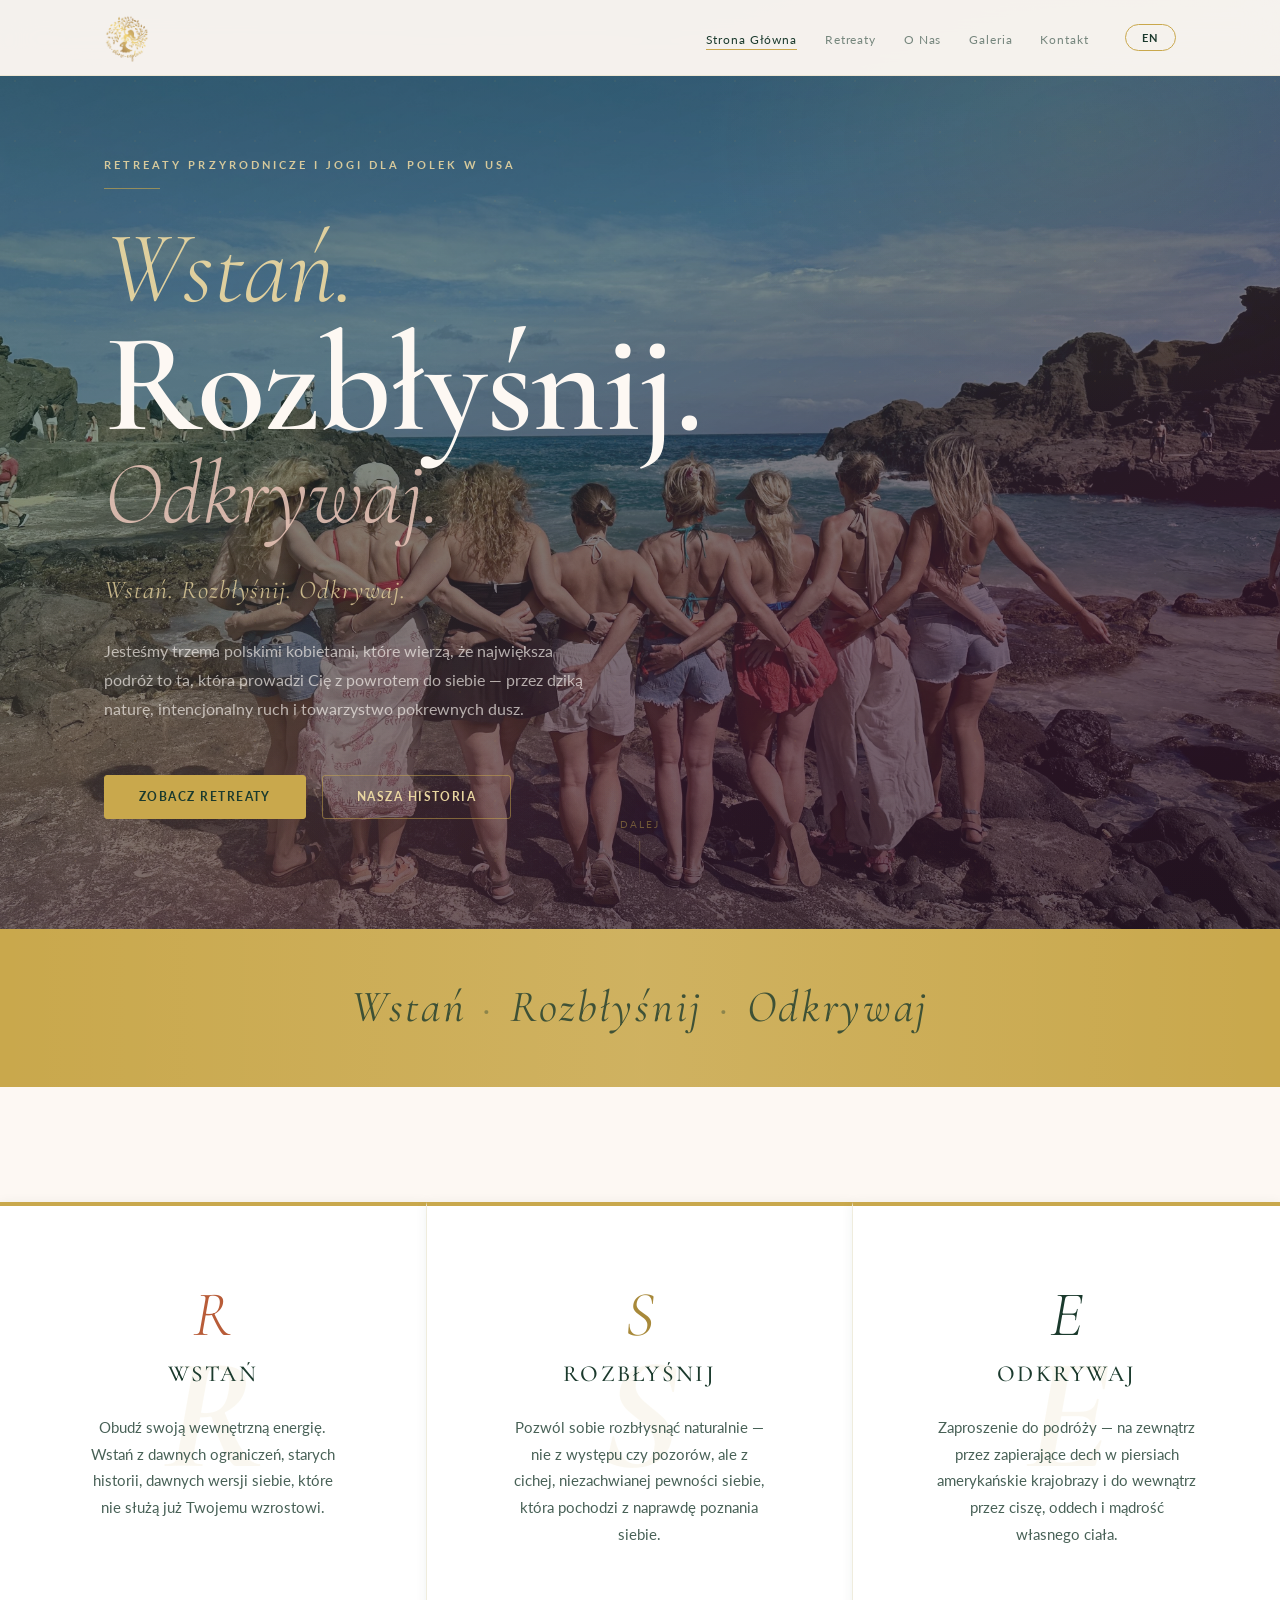
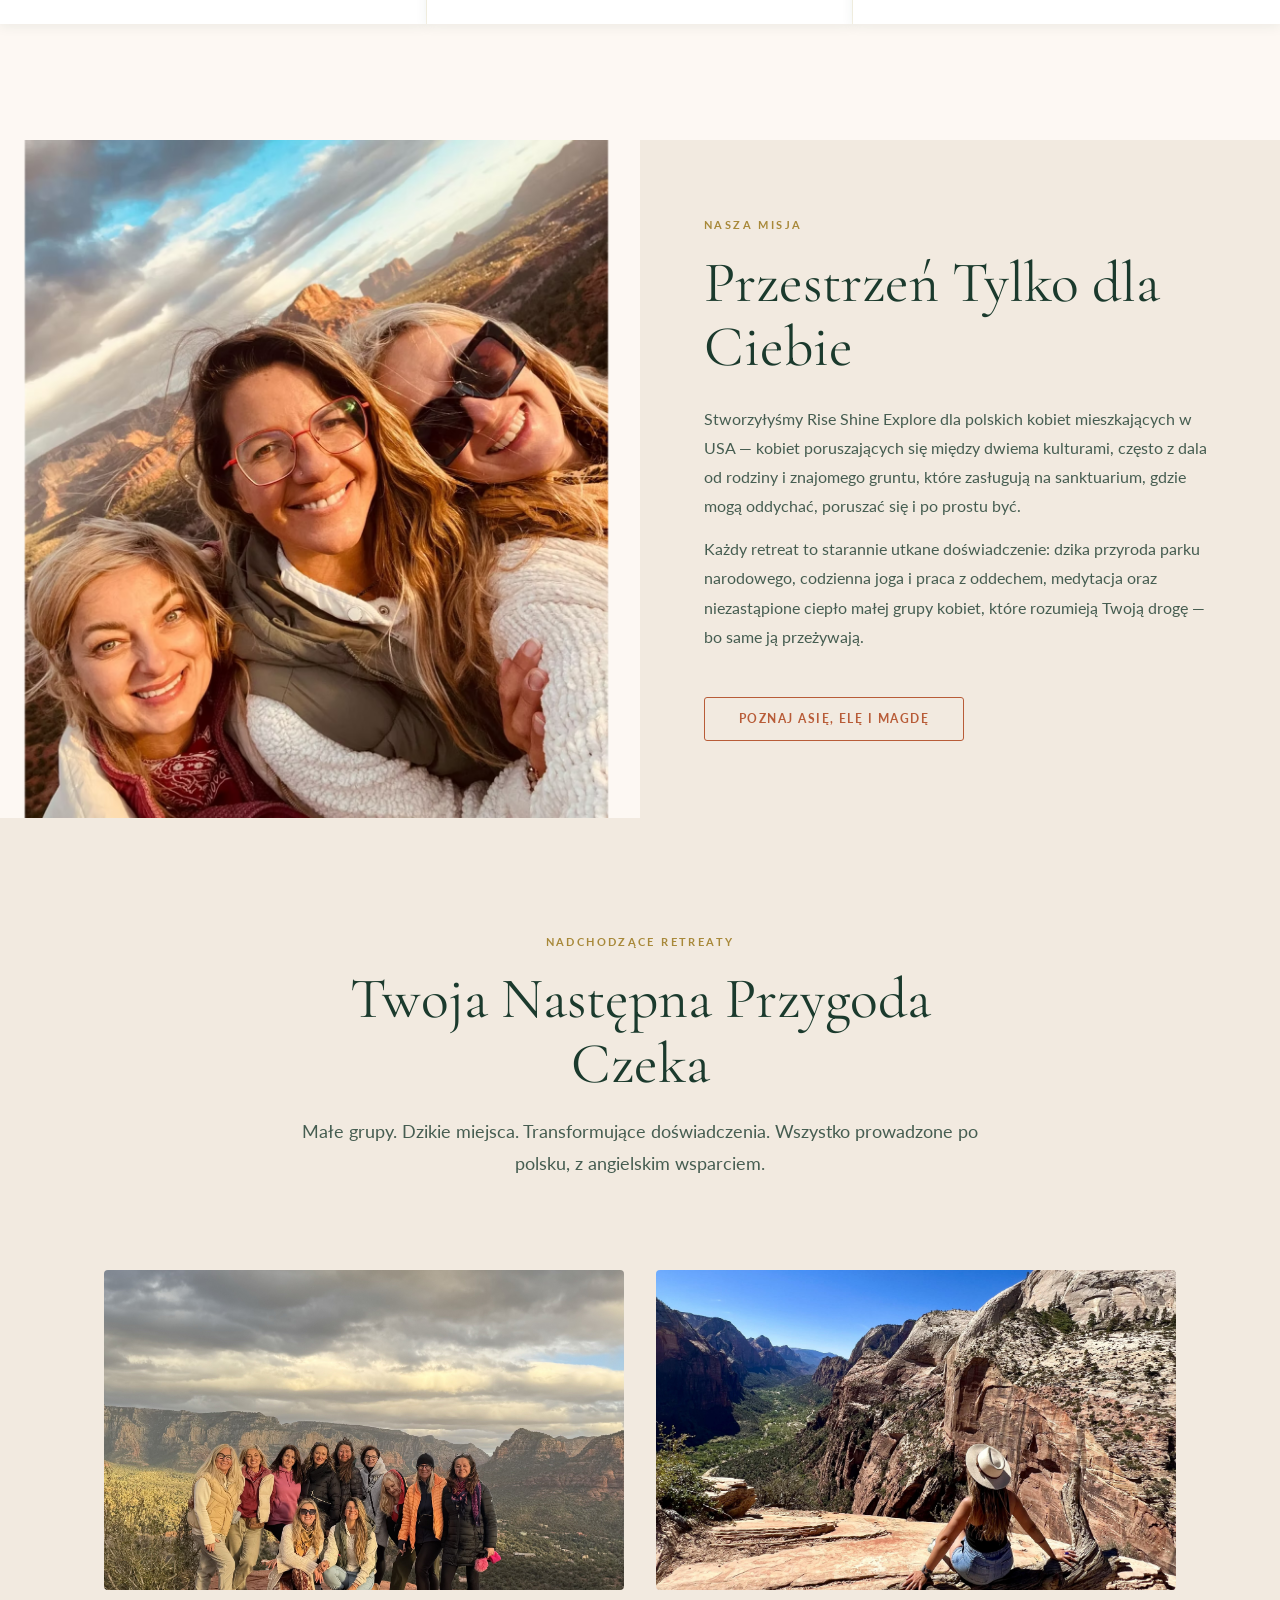
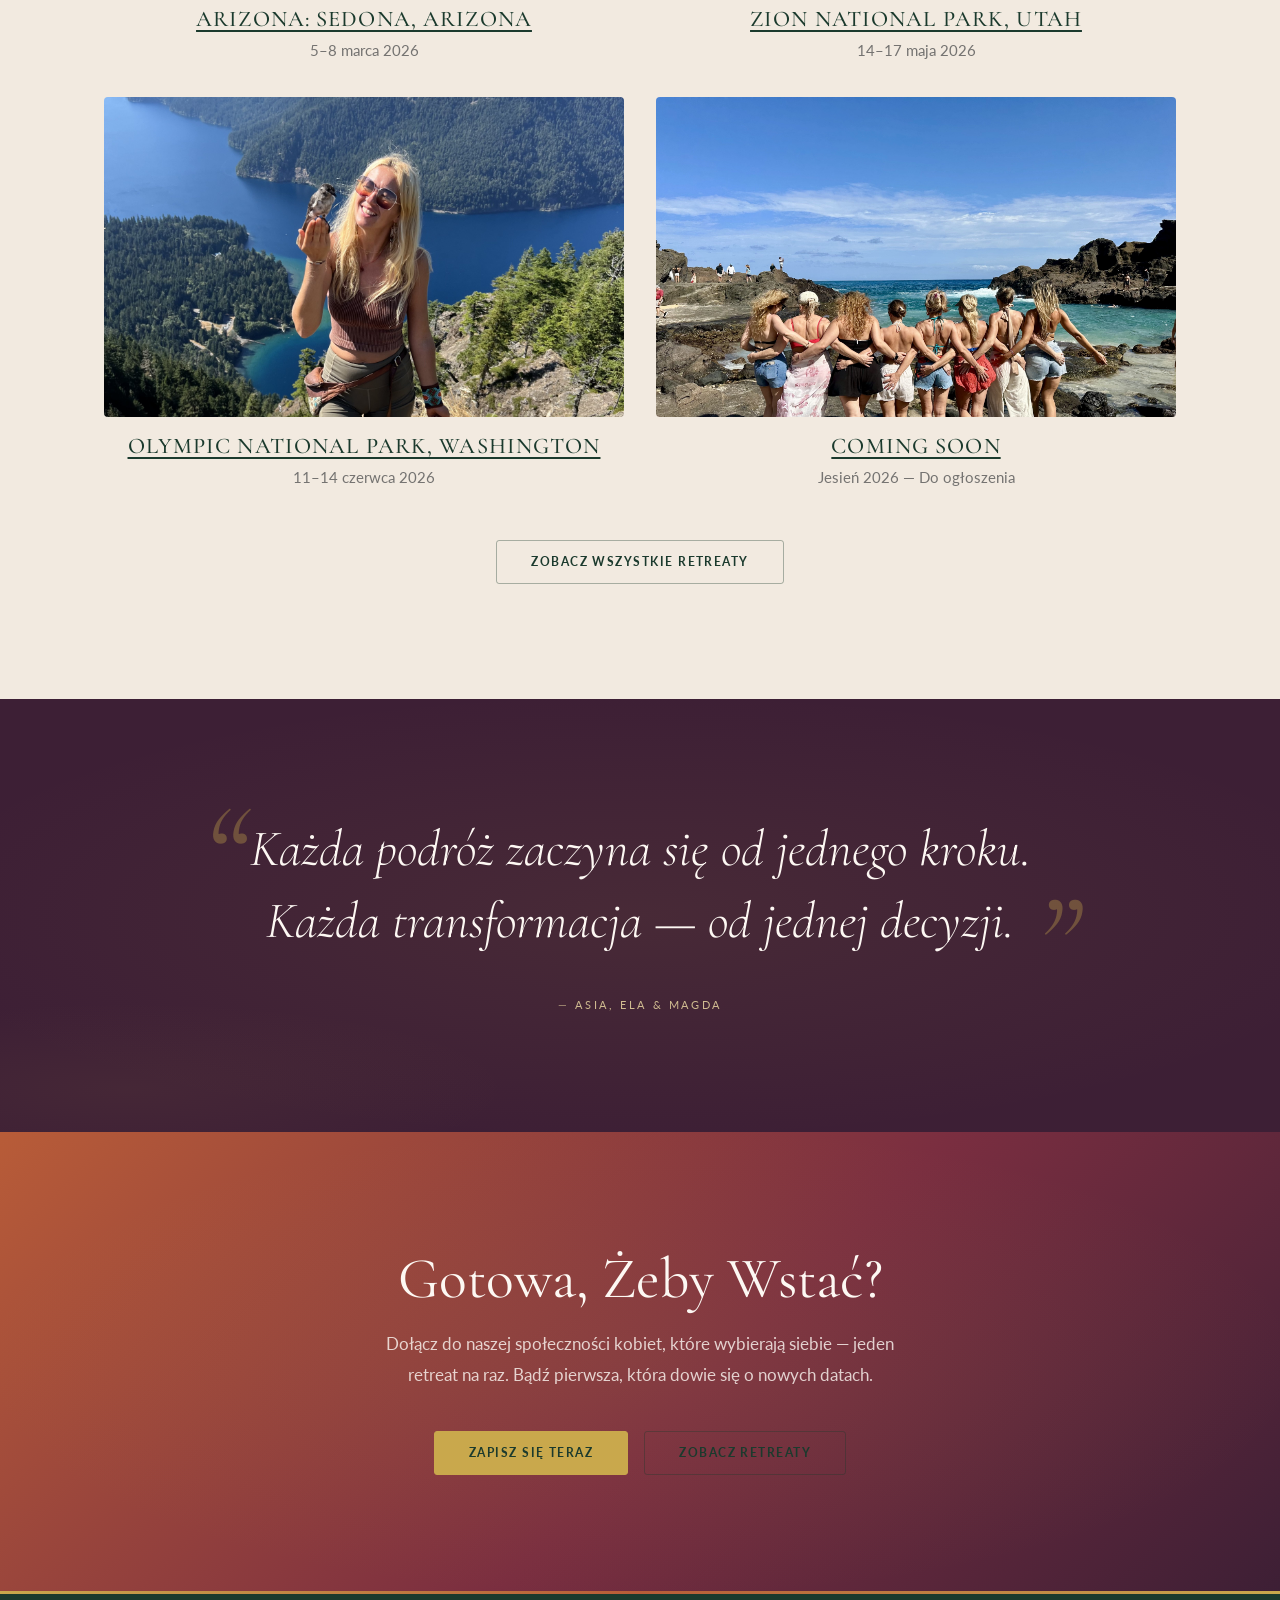
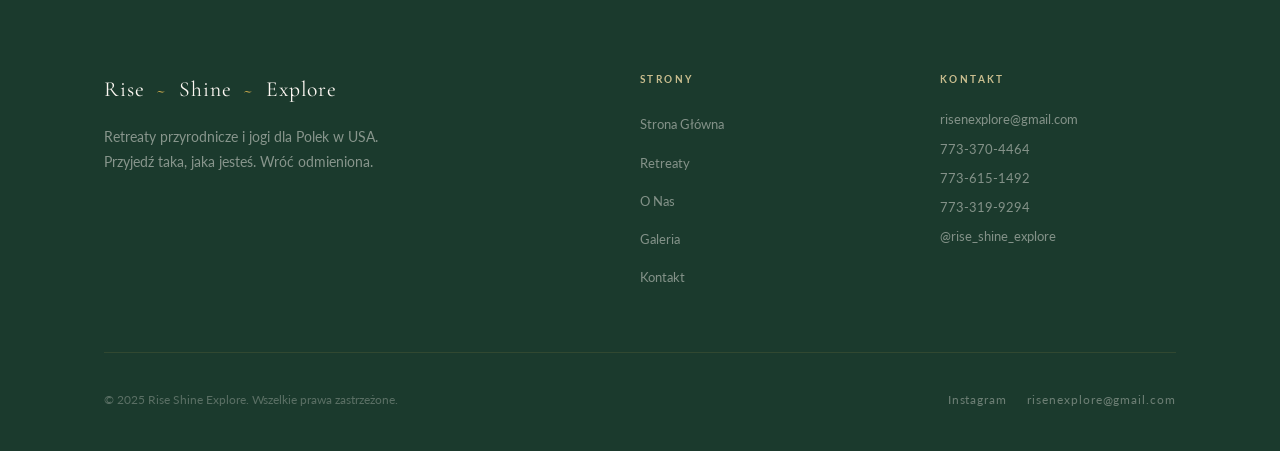
<file: index.html>
<!DOCTYPE html>
<html lang="pl">
<head>
  <meta charset="UTF-8">
  <meta name="viewport" content="width=device-width, initial-scale=1.0">
  <title>Rise Shine Explore — Retreaty Przyrodnicze i Jogi dla Polek w USA</title>
  <meta name="description" content="Retreaty przyrodnicze i jogi dla Polek w USA. Wstań. Rozbłyśnij. Odkrywaj. Nature and yoga retreats for Polish women in the USA.">
  <link rel="preconnect" href="https://fonts.googleapis.com">
  <link rel="preconnect" href="https://fonts.gstatic.com" crossorigin>
  <link href="https://fonts.googleapis.com/css2?family=Cormorant+Garamond:ital,wght@0,300;0,400;0,500;0,600;1,300;1,400;1,500&family=Lato:wght@300;400;700&display=swap" rel="stylesheet">
  <link rel="stylesheet" href="css/style.css">
</head>
<body>

  <!-- ===== NAVIGATION ===== -->
  <nav class="nav" role="navigation" aria-label="Główna nawigacja">
    <div class="nav__container">
      <a href="index.html" class="nav__logo"><img src="logo.avif" alt="Rise Shine Explore" class="nav__logo-img"></a>
      <ul class="nav__links" id="navLinks" role="list">
        <li><a href="index.html"    data-en="Home"     data-pl="Strona Główna">Strona Główna</a></li>
        <li><a href="retreats.html" data-en="Retreats" data-pl="Retreaty">Retreaty</a></li>
        <li><a href="about.html"    data-en="About Us" data-pl="O Nas">O Nas</a></li>
        <li><a href="gallery.html"  data-en="Gallery"  data-pl="Galeria">Galeria</a></li>
        <li><a href="contact.html"  data-en="Contact"  data-pl="Kontakt">Kontakt</a></li>
      </ul>
      <button class="nav__lang" id="langToggle" aria-label="Switch to English">EN</button>
      <button class="nav__hamburger" id="hamburger" aria-label="Menu" aria-expanded="false">
        <span></span><span></span><span></span>
      </button>
    </div>
  </nav>

  <!-- ===== HERO ===== -->
  <section class="hero" aria-label="Hero">
    <div class="hero__content animate-fade-up">
      <span class="hero__eyebrow" data-en="Nature & Yoga Retreats for Polish Women in the USA" data-pl="Retreaty Przyrodnicze i Jogi dla Polek w USA">Retreaty Przyrodnicze i Jogi dla Polek w USA</span>
      <h1 class="hero__title">
        <span class="line line--italic">Wstań.</span>
        <span class="line line--bold delay-1">Rozbłyśnij.</span>
        <span class="line line--light delay-2">Odkrywaj.</span>
      </h1>
      <p class="hero__tagline" data-en="Rise. Shine. Explore." data-pl="Wstań. Rozbłyśnij. Odkrywaj.">Wstań. Rozbłyśnij. Odkrywaj.</p>
      <p class="hero__desc" data-en="We are three Polish women who believe that the greatest journey is the one that leads you back to yourself — through wild nature, intentional movement, and the company of kindred souls." data-pl="Jesteśmy trzema polskimi kobietami, które wierzą, że największa podróż to ta, która prowadzi Cię z powrotem do siebie — przez dziką naturę, intencjonalny ruch i towarzystwo pokrewnych dusz.">Jesteśmy trzema polskimi kobietami, które wierzą, że największa podróż to ta, która prowadzi Cię z powrotem do siebie — przez dziką naturę, intencjonalny ruch i towarzystwo pokrewnych dusz.</p>
      <div class="hero__actions">
        <a href="retreats.html" class="btn btn--primary" data-en="View Retreats" data-pl="Zobacz Retreaty">Zobacz Retreaty</a>
        <a href="about.html"    class="btn btn--outline" data-en="Our Story"     data-pl="Nasza Historia">Nasza Historia</a>
      </div>
    </div>
    <div class="hero__scroll" aria-hidden="true">
      <span data-en="scroll" data-pl="dalej">dalej</span>
    </div>
  </section>

  <!-- ===== INTRO STRIP ===== -->
  <div class="intro-strip">
    <p class="intro-strip__text">
      <span data-en="Rise" data-pl="Wstań">Wstań</span><span class="dot">·</span><span data-en="Shine" data-pl="Rozbłyśnij">Rozbłyśnij</span><span class="dot">·</span><span data-en="Explore" data-pl="Odkrywaj">Odkrywaj</span>
    </p>
  </div>

  <!-- ===== THREE PILLARS ===== -->
  <section class="section" aria-label="Nasze filary">
    <div class="pillars">
      <div class="pillar pillar--rise animate-on-scroll animate-fade-up">
        <span class="pillar__letter">R</span>
        <span class="pillar__word" data-en="Rise" data-pl="Wstań">Wstań</span>
        <p data-en="Awaken your inner energy. Rise from old limitations, old stories, old versions of yourself that no longer serve your growth." data-pl="Obudź swoją wewnętrzną energię. Wstań z dawnych ograniczeń, starych historii, dawnych wersji siebie, które nie służą już Twojemu wzrostowi.">Obudź swoją wewnętrzną energię. Wstań z dawnych ograniczeń, starych historii, dawnych wersji siebie, które nie służą już Twojemu wzrostowi.</p>
      </div>
      <div class="pillar pillar--shine animate-on-scroll animate-fade-up delay-1">
        <span class="pillar__letter">S</span>
        <span class="pillar__word" data-en="Shine" data-pl="Rozbłyśnij">Rozbłyśnij</span>
        <p data-en="Allow yourself to shine naturally — not from performance or pretense, but from the quiet, unshakeable confidence that comes from truly knowing yourself." data-pl="Pozwól sobie rozbłysnąć naturalnie — nie z występu czy pozorów, ale z cichej, niezachwianej pewności siebie, która pochodzi z naprawdę poznania siebie.">Pozwól sobie rozbłysnąć naturalnie — nie z występu czy pozorów, ale z cichej, niezachwianej pewności siebie, która pochodzi z naprawdę poznania siebie.</p>
      </div>
      <div class="pillar pillar--explore animate-on-scroll animate-fade-up delay-2">
        <span class="pillar__letter">E</span>
        <span class="pillar__word" data-en="Explore" data-pl="Odkrywaj">Odkrywaj</span>
        <p data-en="An invitation to journey — outward through breathtaking American landscapes and inward through stillness, breath, and the wisdom of your own body." data-pl="Zaproszenie do podróży — na zewnątrz przez zapierające dech w piersiach amerykańskie krajobrazy i do wewnątrz przez ciszę, oddech i mądrość własnego ciała.">Zaproszenie do podróży — na zewnątrz przez zapierające dech w piersiach amerykańskie krajobrazy i do wewnątrz przez ciszę, oddech i mądrość własnego ciała.</p>
      </div>
    </div>
  </section>

  <!-- ===== FEATURE / ABOUT PREVIEW ===== -->
  <section class="section" style="padding:0;" aria-label="O nas">
    <div class="feature">
      <div class="feature__visual" style="background-image:url('ela asia magda .avif');background-size:cover;background-position:center top;"></div>
      <div class="feature__content">
        <span class="eyebrow" data-en="Our Mission" data-pl="Nasza Misja">Nasza Misja</span>
        <h2 data-en="A Space Just for You" data-pl="Przestrzeń Tylko dla Ciebie">Przestrzeń Tylko dla Ciebie</h2>
        <p data-en="We created Rise Shine Explore for Polish women living in the USA — women navigating life between two cultures, often far from family and familiar ground, who deserve a sanctuary to breathe, move, and simply be." data-pl="Stworzyłyśmy Rise Shine Explore dla polskich kobiet mieszkających w USA — kobiet poruszających się między dwiema kulturami, często z dala od rodziny i znajomego gruntu, które zasługują na sanktuarium, gdzie mogą oddychać, poruszać się i po prostu być.">Stworzyłyśmy Rise Shine Explore dla polskich kobiet mieszkających w USA — kobiet poruszających się między dwiema kulturami, często z dala od rodziny i znajomego gruntu, które zasługują na sanktuarium, gdzie mogą oddychać, poruszać się i po prostu być.</p>
        <p data-en="Each retreat is a carefully woven experience: national park wilderness, daily yoga and breathwork, meditation, and the irreplaceable warmth of a small group of women who understand your journey — because they're living it too." data-pl="Każdy retreat to starannie utkane doświadczenie: dzika przyroda parku narodowego, codzienna joga i praca z oddechem, medytacja oraz niezastąpione ciepło małej grupy kobiet, które rozumieją Twoją drogę — bo same ją przeżywają.">Każdy retreat to starannie utkane doświadczenie: dzika przyroda parku narodowego, codzienna joga i praca z oddechem, medytacja oraz niezastąpione ciepło małej grupy kobiet, które rozumieją Twoją drogę — bo same ją przeżywają.</p>
        <a href="about.html" class="btn btn--ghost" data-en="Meet Asia, Ela & Magda" data-pl="Poznaj Asię, Elę i Magdę">Poznaj Asię, Elę i Magdę</a>
      </div>
    </div>
  </section>

  <!-- ===== UPCOMING RETREATS PREVIEW ===== -->
  <section class="section section--alt" aria-label="Nadchodzące retreaty">
    <div class="container">
      <div class="section-header animate-on-scroll animate-fade-up">
        <span class="eyebrow" data-en="Upcoming Retreats" data-pl="Nadchodzące Retreaty">Nadchodzące Retreaty</span>
        <h2 data-en="Your Next Adventure Awaits" data-pl="Twoja Następna Przygoda Czeka">Twoja Następna Przygoda Czeka</h2>
        <p data-en="Small groups. Wild places. Transformative experiences. All conducted in Polish, with English support." data-pl="Małe grupy. Dzikie miejsca. Transformujące doświadczenia. Wszystko prowadzone po polsku, z angielskim wsparciem.">Małe grupy. Dzikie miejsca. Transformujące doświadczenia. Wszystko prowadzone po polsku, z angielskim wsparciem.</p>
      </div>
      <div class="retreat-grid" id="retreatPreview" aria-label="Lista nadchodzących retreatów">
        <!-- Cards injected by main.js -->
        <noscript>
          <p style="text-align:center;padding:40px;">Włącz JavaScript, aby zobaczyć retreaty. / Please enable JavaScript to view retreats.</p>
        </noscript>
      </div>
      <div class="text-center mt-48">
        <a href="retreats.html" class="btn btn--outline-brown" data-en="View All Retreats" data-pl="Zobacz Wszystkie Retreaty">Zobacz Wszystkie Retreaty</a>
      </div>
    </div>
  </section>

  <!-- ===== QUOTE ===== -->
  <section class="quote-section" aria-label="Cytat">
    <blockquote data-en="Every journey begins with one step. Every transformation — with one decision." data-pl="Każda podróż zaczyna się od jednego kroku. Każda transformacja — od jednej decyzji.">
      Każda podróż zaczyna się od jednego kroku. Każda transformacja — od jednej decyzji.
    </blockquote>
    <cite>Asia, Ela &amp; Magda</cite>
  </section>

  <!-- ===== CTA / NEWSLETTER ===== -->
  <section class="cta-band animate-on-scroll animate-fade-up" aria-label="Zapisz się">
    <h2 data-en="Ready to Rise?" data-pl="Gotowa, Żeby Wstać?">Gotowa, Żeby Wstać?</h2>
    <p data-en="Join our community of women who are choosing themselves — one retreat at a time. Be first to know when new dates are announced." data-pl="Dołącz do naszej społeczności kobiet, które wybierają siebie — jeden retreat na raz. Bądź pierwsza, która dowie się o nowych datach.">Dołącz do naszej społeczności kobiet, które wybierają siebie — jeden retreat na raz. Bądź pierwsza, która dowie się o nowych datach.</p>
    <div class="btns">
      <a href="contact.html" class="btn btn--primary" data-en="Sign Up Now" data-pl="Zapisz Się Teraz">Zapisz Się Teraz</a>
      <a href="retreats.html" class="btn btn--outline-brown" data-en="See All Retreats" data-pl="Zobacz Retreaty">Zobacz Retreaty</a>
    </div>
  </section>

  <!-- ===== FOOTER ===== -->
  <footer class="footer" role="contentinfo">
    <div class="footer__inner">
      <div class="footer__top">
        <div class="footer__brand">
          <a href="index.html" class="footer__logo">Rise <span class="tilde">~</span> Shine <span class="tilde">~</span> Explore</a>
          <p data-en="Nature and yoga retreats for Polish women in the USA. Come as you are. Return transformed." data-pl="Retreaty przyrodnicze i jogi dla Polek w USA. Przyjedź taka, jaka jesteś. Wróć odmieniona.">Retreaty przyrodnicze i jogi dla Polek w USA. Przyjedź taka, jaka jesteś. Wróć odmieniona.</p>
        </div>
        <div class="footer__col">
          <span class="footer__col-title" data-en="Pages" data-pl="Strony">Strony</span>
          <ul>
            <li><a href="index.html"    data-en="Home"     data-pl="Strona Główna">Strona Główna</a></li>
            <li><a href="retreats.html" data-en="Retreats" data-pl="Retreaty">Retreaty</a></li>
            <li><a href="about.html"    data-en="About Us" data-pl="O Nas">O Nas</a></li>
            <li><a href="gallery.html"  data-en="Gallery"  data-pl="Galeria">Galeria</a></li>
            <li><a href="contact.html"  data-en="Contact"  data-pl="Kontakt">Kontakt</a></li>
          </ul>
        </div>
        <div class="footer__col">
          <span class="footer__col-title" data-en="Contact" data-pl="Kontakt">Kontakt</span>
          <p class="footer__contact-item"><a href="mailto:risenexplore@gmail.com">risenexplore@gmail.com</a></p>
          <p class="footer__contact-item"><a href="tel:+17733704464">773-370-4464</a></p>
          <p class="footer__contact-item"><a href="tel:+17736151492">773-615-1492</a></p>
          <p class="footer__contact-item"><a href="tel:+17733199294">773-319-9294</a></p>
          <p class="footer__contact-item"><a href="https://instagram.com/rise_shine_explore" target="_blank" rel="noopener">@rise_shine_explore</a></p>
        </div>
      </div>
      <div class="footer__bottom">
        <p class="footer__copy" data-en="© 2025 Rise Shine Explore. All rights reserved." data-pl="© 2025 Rise Shine Explore. Wszelkie prawa zastrzeżone.">© 2025 Rise Shine Explore. Wszelkie prawa zastrzeżone.</p>
        <div class="footer__social">
          <a href="https://instagram.com/rise_shine_explore" target="_blank" rel="noopener">Instagram</a>
          <a href="mailto:risenexplore@gmail.com">risenexplore@gmail.com</a>
        </div>
      </div>
    </div>
  </footer>

  <script src="js/lang.js"></script>
  <script src="js/main.js"></script>
</body>
</html>
</file>
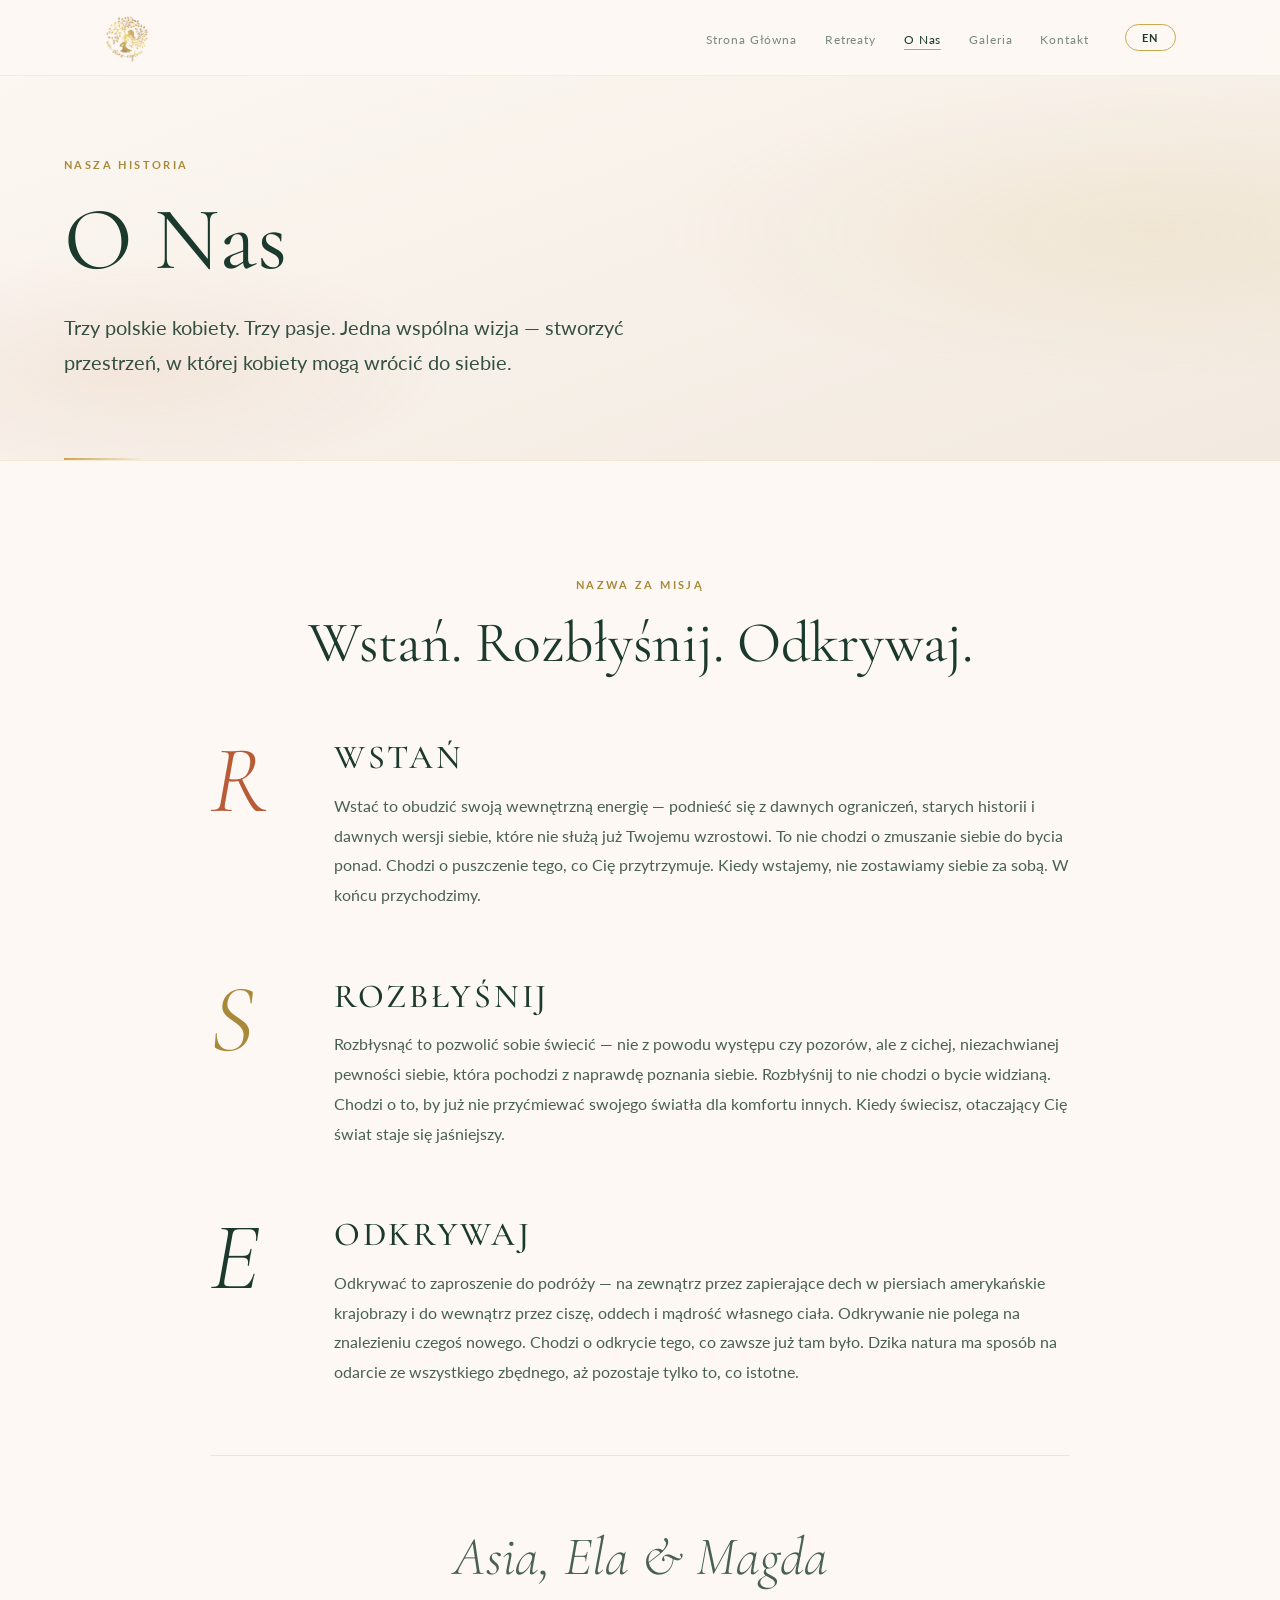
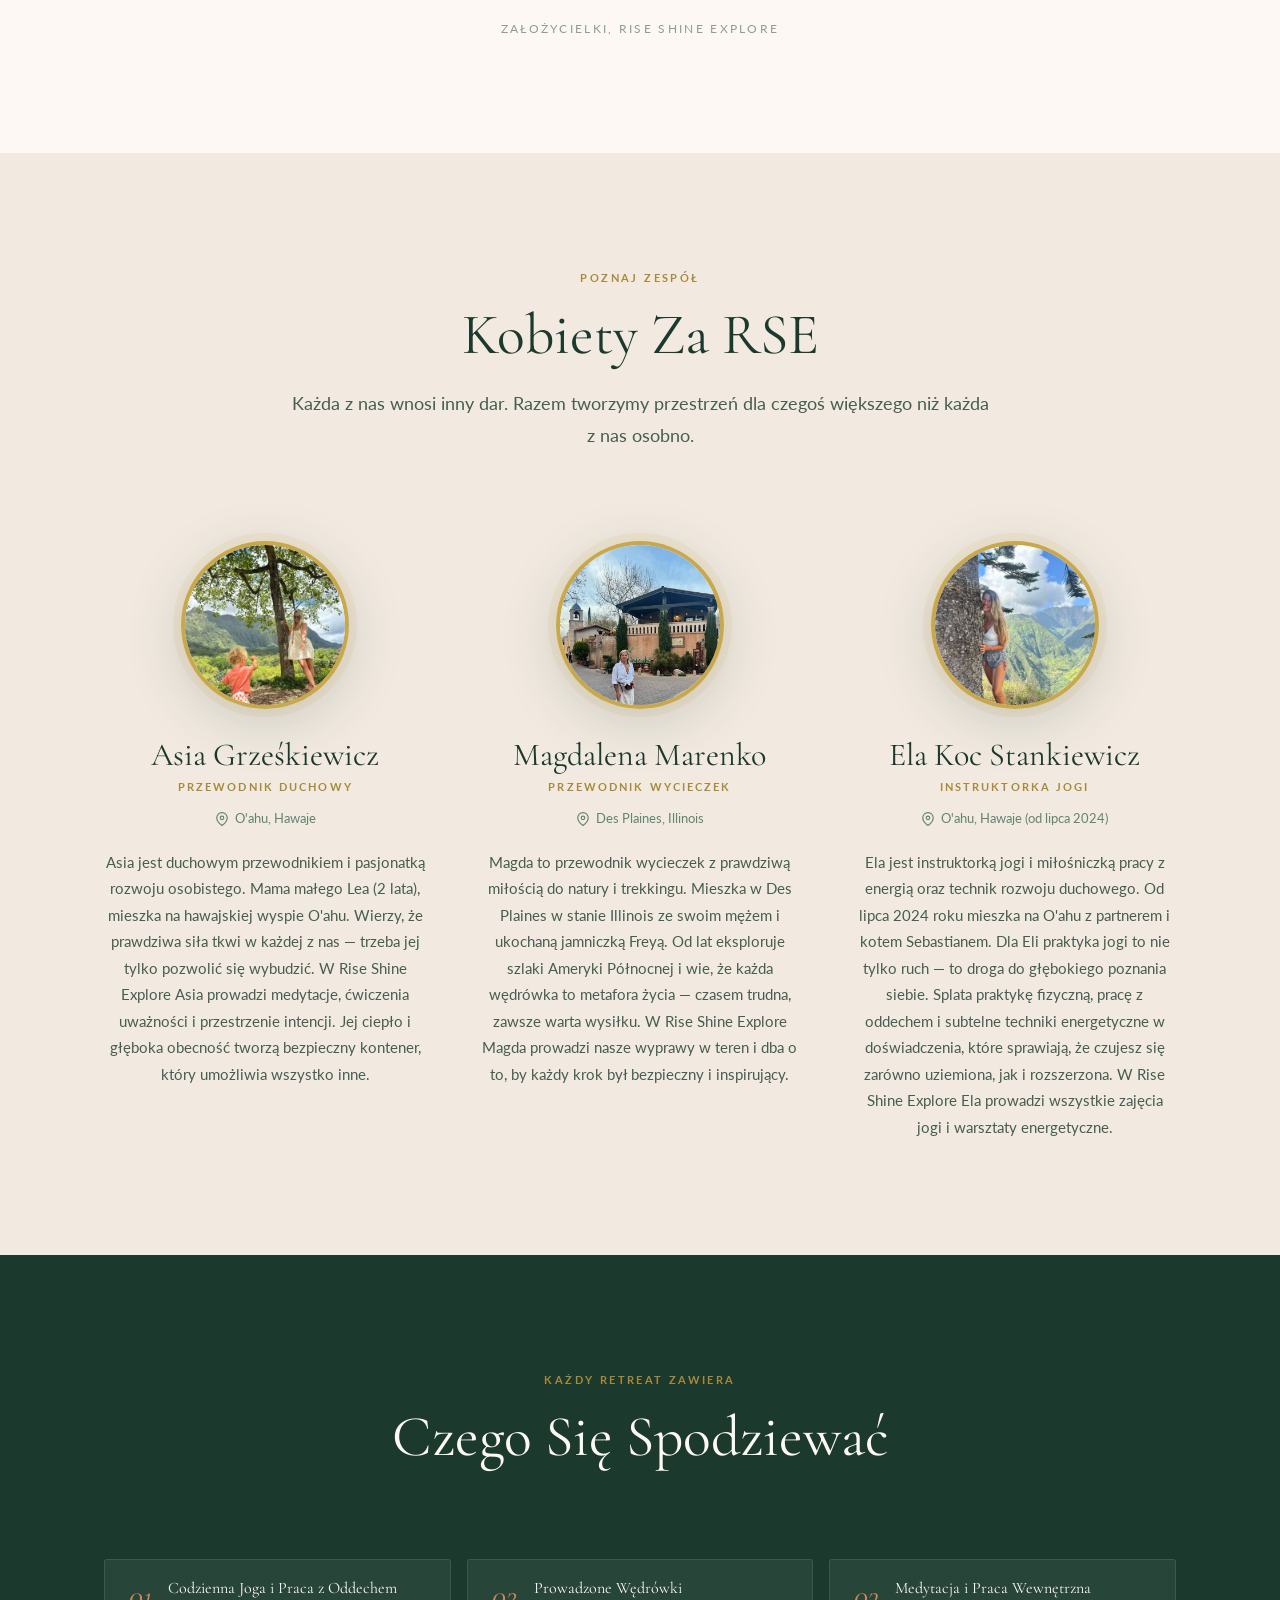
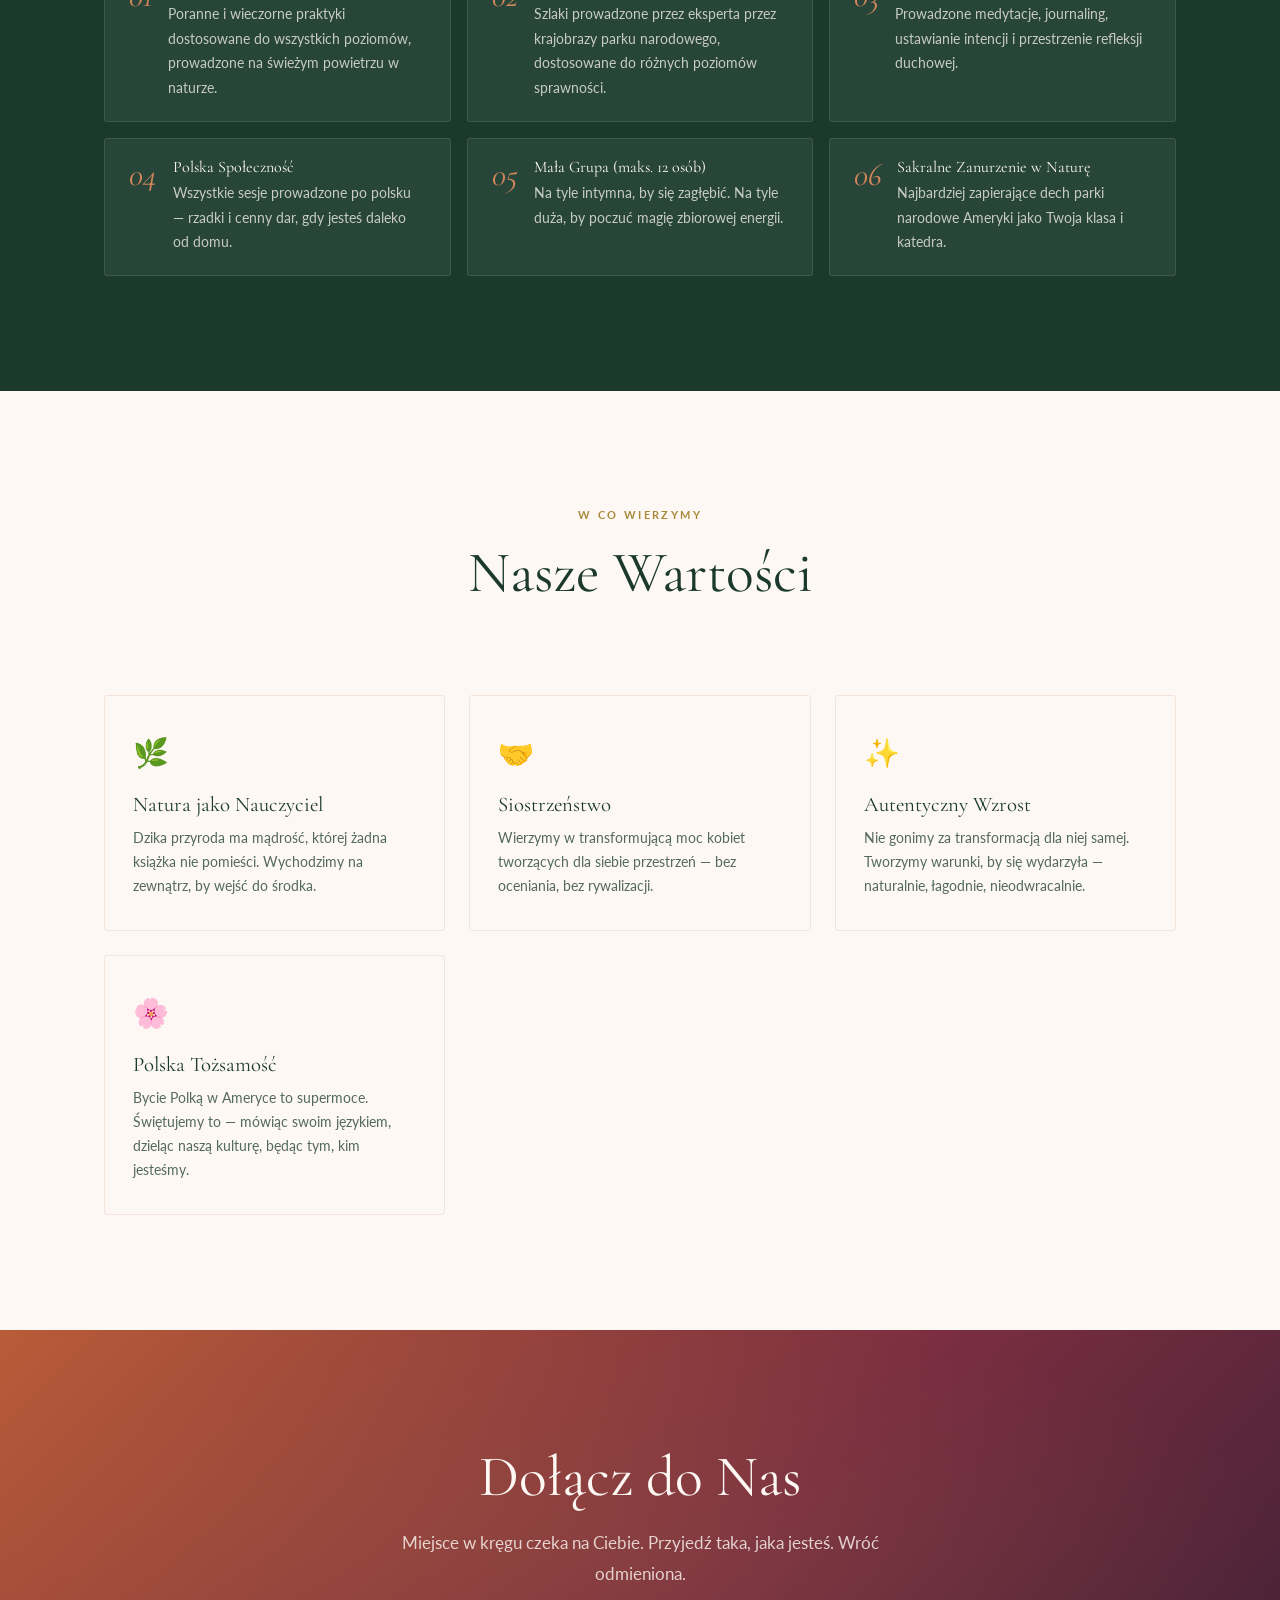
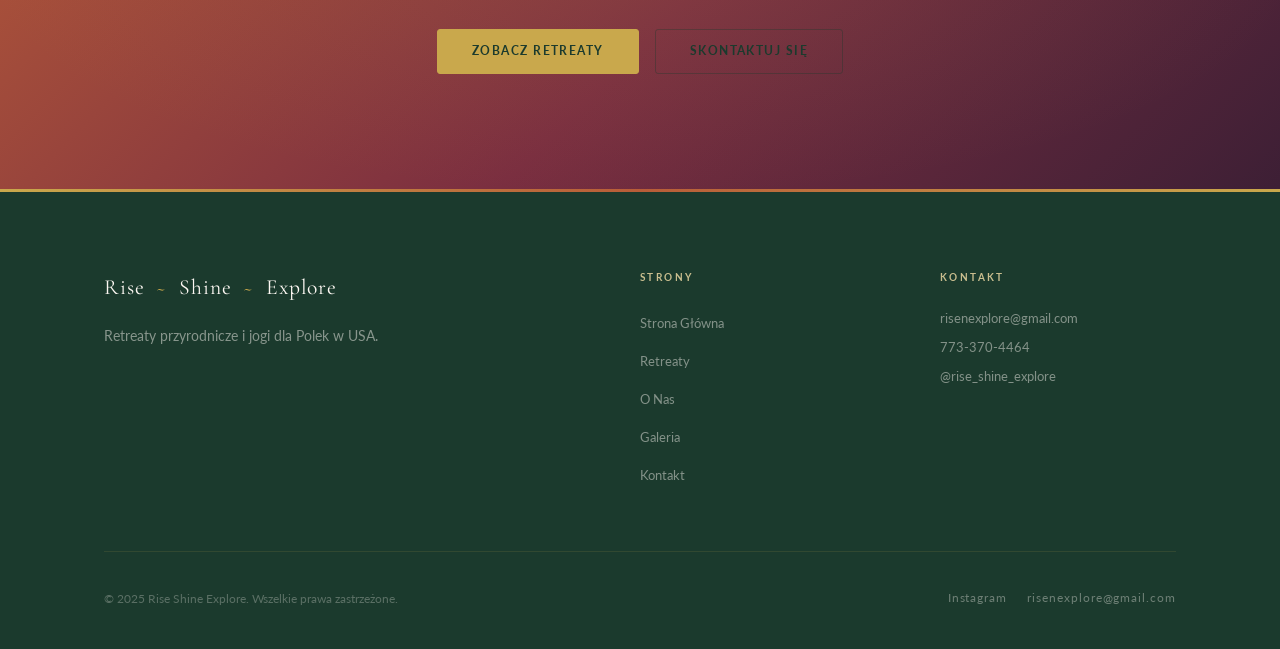
<file: about.html>
<!DOCTYPE html>
<html lang="pl">
<head>
  <meta charset="UTF-8">
  <meta name="viewport" content="width=device-width, initial-scale=1.0">
  <title>O Nas — Rise Shine Explore</title>
  <meta name="description" content="Poznaj Asię, Elę i Magdę — trzy polskie kobiety stojące za Rise Shine Explore. Meet the women behind the retreats.">
  <link rel="preconnect" href="https://fonts.googleapis.com">
  <link rel="preconnect" href="https://fonts.gstatic.com" crossorigin>
  <link href="https://fonts.googleapis.com/css2?family=Cormorant+Garamond:ital,wght@0,300;0,400;0,500;0,600;1,300;1,400;1,500&family=Lato:wght@300;400;700&display=swap" rel="stylesheet">
  <link rel="stylesheet" href="css/style.css">
  <style>
    /* ---- Values grid ---- */
    .values-grid {
      display: grid;
      grid-template-columns: repeat(auto-fill, minmax(260px, 1fr));
      gap: 24px;
      margin-top: 48px;
    }
    .value-card {
      background: var(--offwhite);
      border: 1px solid rgba(196,112,79,.15);
      border-radius: var(--radius-sm);
      padding: 32px 28px;
      transition: box-shadow var(--transition), transform var(--transition);
    }
    .value-card:hover {
      box-shadow: var(--shadow-md);
      transform: translateY(-3px);
    }
    .value-card__icon {
      font-size: 1.8rem;
      margin-bottom: 16px;
      display: block;
    }
    .value-card h4 {
      font-size: 1.3rem;
      margin-bottom: 10px;
    }
    .value-card p {
      font-size: .88rem;
      opacity: .75;
      line-height: 1.7;
    }

    /* ---- What to expect ---- */
    .expect-list {
      display: grid;
      grid-template-columns: repeat(auto-fill, minmax(300px, 1fr));
      gap: 16px;
      margin-top: 32px;
    }
    .expect-item {
      display: flex;
      align-items: flex-start;
      gap: 16px;
      padding: 20px 24px;
      background: rgba(250,247,242,.06);
      border-radius: var(--radius-sm);
      border: 1px solid rgba(250,247,242,.1);
    }
    .expect-item__num {
      font-family: var(--font-heading);
      font-size: 2rem;
      color: var(--terracotta-light);
      font-style: italic;
      line-height: 1;
      flex-shrink: 0;
    }
    .expect-item h4 { color: var(--cream); font-size: 1rem; margin-bottom: 4px; }
    .expect-item p  { font-size: .85rem; color: var(--cream); opacity: .75; }
  </style>
</head>
<body>

  <!-- ===== NAV ===== -->
  <nav class="nav" role="navigation">
    <div class="nav__container">
      <a href="index.html" class="nav__logo"><img src="logo.avif" alt="Rise Shine Explore" class="nav__logo-img"></a>
      <ul class="nav__links" id="navLinks">
        <li><a href="index.html"    data-en="Home"     data-pl="Strona Główna">Strona Główna</a></li>
        <li><a href="retreats.html" data-en="Retreats" data-pl="Retreaty">Retreaty</a></li>
        <li><a href="about.html"    data-en="About Us" data-pl="O Nas">O Nas</a></li>
        <li><a href="gallery.html"  data-en="Gallery"  data-pl="Galeria">Galeria</a></li>
        <li><a href="contact.html"  data-en="Contact"  data-pl="Kontakt">Kontakt</a></li>
      </ul>
      <button class="nav__lang" id="langToggle">EN</button>
      <button class="nav__hamburger" id="hamburger" aria-label="Menu" aria-expanded="false">
        <span></span><span></span><span></span>
      </button>
    </div>
  </nav>

  <!-- ===== PAGE HERO ===== -->
  <header class="page-hero">
    <div class="page-hero__inner">
      <span class="eyebrow" data-en="Our Story" data-pl="Nasza Historia">Nasza Historia</span>
      <h1 data-en="About Us" data-pl="O Nas">O Nas</h1>
      <p class="lead" data-en="Three Polish women. Three passions. One shared vision — to create a space where women can come home to themselves." data-pl="Trzy polskie kobiety. Trzy pasje. Jedna wspólna wizja — stworzyć przestrzeń, w której kobiety mogą wrócić do siebie.">Trzy polskie kobiety. Trzy pasje. Jedna wspólna wizja — stworzyć przestrzeń, w której kobiety mogą wrócić do siebie.</p>
    </div>
  </header>

  <!-- ===== BRAND STORY ===== -->
  <section class="section" aria-label="Historia marki">
    <div class="container">
      <div class="brand-story">
        <div class="section-header" style="margin-bottom:64px;">
          <span class="eyebrow" data-en="The Name Behind the Mission" data-pl="Nazwa Za Misją">Nazwa Za Misją</span>
          <h2 data-en="Rise. Shine. Explore." data-pl="Wstań. Rozbłyśnij. Odkrywaj.">Wstań. Rozbłyśnij. Odkrywaj.</h2>
        </div>

        <div class="brand-pillar brand-pillar--rise animate-on-scroll animate-fade-up">
          <span class="brand-pillar__letter">R</span>
          <div class="brand-pillar__text">
            <h3 class="brand-pillar__title" data-en="Rise" data-pl="Wstań">Wstań</h3>
            <p class="brand-pillar__desc" data-en="To rise is to wake your inner energy — to lift yourself from the old limitations, old stories, and old versions of yourself that no longer serve your growth. It's not about forcing yourself upward. It's about letting go of what holds you down. When we rise, we don't leave ourselves behind. We finally arrive." data-pl="Wstać to obudzić swoją wewnętrzną energię — podnieść się z dawnych ograniczeń, starych historii i dawnych wersji siebie, które nie służą już Twojemu wzrostowi. To nie chodzi o zmuszanie siebie do bycia ponad. Chodzi o puszczenie tego, co Cię przytrzymuje. Kiedy wstajemy, nie zostawiamy siebie za sobą. W końcu przychodzimy.">Wstać to obudzić swoją wewnętrzną energię — podnieść się z dawnych ograniczeń, starych historii i dawnych wersji siebie, które nie służą już Twojemu wzrostowi. To nie chodzi o zmuszanie siebie do bycia ponad. Chodzi o puszczenie tego, co Cię przytrzymuje. Kiedy wstajemy, nie zostawiamy siebie za sobą. W końcu przychodzimy.</p>
          </div>
        </div>

        <div class="brand-pillar brand-pillar--shine animate-on-scroll animate-fade-up">
          <span class="brand-pillar__letter">S</span>
          <div class="brand-pillar__text">
            <h3 class="brand-pillar__title" data-en="Shine" data-pl="Rozbłyśnij">Rozbłyśnij</h3>
            <p class="brand-pillar__desc" data-en="To shine is to allow yourself to glow — not from performance or pretense, but from the quiet, unshakeable confidence that comes from truly knowing yourself. Shine is not about being seen. It's about no longer dimming your light for the comfort of others. When you shine, the world around you gets brighter." data-pl="Rozbłysnąć to pozwolić sobie świecić — nie z powodu występu czy pozorów, ale z cichej, niezachwianej pewności siebie, która pochodzi z naprawdę poznania siebie. Rozbłyśnij to nie chodzi o bycie widzianą. Chodzi o to, by już nie przyćmiewać swojego światła dla komfortu innych. Kiedy świecisz, otaczający Cię świat staje się jaśniejszy.">Rozbłysnąć to pozwolić sobie świecić — nie z powodu występu czy pozorów, ale z cichej, niezachwianej pewności siebie, która pochodzi z naprawdę poznania siebie. Rozbłyśnij to nie chodzi o bycie widzianą. Chodzi o to, by już nie przyćmiewać swojego światła dla komfortu innych. Kiedy świecisz, otaczający Cię świat staje się jaśniejszy.</p>
          </div>
        </div>

        <div class="brand-pillar brand-pillar--explore animate-on-scroll animate-fade-up">
          <span class="brand-pillar__letter">E</span>
          <div class="brand-pillar__text">
            <h3 class="brand-pillar__title" data-en="Explore" data-pl="Odkrywaj">Odkrywaj</h3>
            <p class="brand-pillar__desc" data-en="To explore is an invitation to journey — outward through breathtaking American landscapes and inward through stillness, breath, and the wisdom of your own body. Exploration is not about finding something new. It's about uncovering what was always already there. Wild nature has a way of stripping away everything unnecessary until only the essential remains." data-pl="Odkrywać to zaproszenie do podróży — na zewnątrz przez zapierające dech w piersiach amerykańskie krajobrazy i do wewnątrz przez ciszę, oddech i mądrość własnego ciała. Odkrywanie nie polega na znalezieniu czegoś nowego. Chodzi o odkrycie tego, co zawsze już tam było. Dzika natura ma sposób na odarcie ze wszystkiego zbędnego, aż pozostaje tylko to, co istotne.">Odkrywać to zaproszenie do podróży — na zewnątrz przez zapierające dech w piersiach amerykańskie krajobrazy i do wewnątrz przez ciszę, oddech i mądrość własnego ciała. Odkrywanie nie polega na znalezieniu czegoś nowego. Chodzi o odkrycie tego, co zawsze już tam było. Dzika natura ma sposób na odarcie ze wszystkiego zbędnego, aż pozostaje tylko to, co istotne.</p>
          </div>
        </div>

        <div class="signature animate-on-scroll animate-fade-up">
          <p class="signature__text">Asia, Ela &amp; Magda</p>
          <span class="signature__sub" data-en="Founders, Rise Shine Explore" data-pl="Założycielki, Rise Shine Explore">Założycielki, Rise Shine Explore</span>
        </div>
      </div>
    </div>
  </section>

  <!-- ===== TEAM ===== -->
  <section class="section section--alt" aria-label="Zespół">
    <div class="container">
      <div class="section-header animate-on-scroll animate-fade-up">
        <span class="eyebrow" data-en="Meet the Team" data-pl="Poznaj Zespół">Poznaj Zespół</span>
        <h2 data-en="The Women Behind RSE" data-pl="Kobiety Za RSE">Kobiety Za RSE</h2>
        <p data-en="Each of us brings a different gift. Together, we hold space for something larger than any of us alone." data-pl="Każda z nas wnosi inny dar. Razem tworzymy przestrzeń dla czegoś większego niż każda z nas osobno.">Każda z nas wnosi inny dar. Razem tworzymy przestrzeń dla czegoś większego niż każda z nas osobna.</p>
      </div>

      <div class="team-grid">

        <!-- Asia -->
        <article class="team-card animate-on-scroll animate-fade-up">
          <div class="team-card__avatar">
            <div class="team-card__avatar-inner">
              <img src="images/team/asia.jpg" alt="Asia Grześkiewicz">
            </div>
          </div>
          <h3 class="team-card__name">Asia Grześkiewicz</h3>
          <span class="team-card__role" data-en="Spiritual Guide" data-pl="Przewodnik Duchowy">Przewodnik Duchowy</span>
          <p class="team-card__location">
            <svg width="14" height="14" viewBox="0 0 24 24" fill="none" stroke="currentColor" stroke-width="2" aria-hidden="true"><path d="M21 10c0 7-9 13-9 13s-9-6-9-13a9 9 0 0118 0z"/><circle cx="12" cy="10" r="3"/></svg>
            <span data-en="O'ahu, Hawai'i" data-pl="O'ahu, Hawaje">O'ahu, Hawaje</span>
          </p>
          <p class="team-card__bio" data-en="Asia is a spiritual guide and personal development enthusiast. Mother of little Leo (age 2), she lives on the Hawaiian island of O'ahu. She believes that true strength lives within each of us — it just needs to be awakened. At Rise Shine Explore, Asia leads meditations, mindfulness practices, and intention-setting spaces. Her warmth and deep presence create the safe container that makes everything else possible." data-pl="Asia jest duchowym przewodnikiem i pasjonatką rozwoju osobistego. Mama małego Lea (2 lata), mieszka na hawajskiej wyspie O'ahu. Wierzy, że prawdziwa siła tkwi w każdej z nas — trzeba jej tylko pozwolić się wybudzić. W Rise Shine Explore Asia prowadzi medytacje, ćwiczenia uważności i przestrzenie intencji. Jej ciepło i głęboka obecność tworzą bezpieczny kontener, który umożliwia wszystko inne.">Asia jest duchowym przewodnikiem i pasjonatką rozwoju osobistego. Mama małego Lea (2 lata), mieszka na hawajskiej wyspie O'ahu. Wierzy, że prawdziwa siła tkwi w każdej z nas — trzeba jej tylko pozwolić się wybudzić. W Rise Shine Explore Asia prowadzi medytacje, ćwiczenia uważności i przestrzenie intencji. Jej ciepło i głęboka obecność tworzą bezpieczny kontener, który umożliwia wszystko inne.</p>
        </article>

        <!-- Magdalena -->
        <article class="team-card animate-on-scroll animate-fade-up delay-1">
          <div class="team-card__avatar">
            <div class="team-card__avatar-inner">
              <img src="images/team/magda.jpg" alt="Magdalena Marenko">
            </div>
          </div>
          <h3 class="team-card__name">Magdalena Marenko</h3>
          <span class="team-card__role" data-en="Hiking Guide" data-pl="Przewodnik Wycieczek">Przewodnik Wycieczek</span>
          <p class="team-card__location">
            <svg width="14" height="14" viewBox="0 0 24 24" fill="none" stroke="currentColor" stroke-width="2" aria-hidden="true"><path d="M21 10c0 7-9 13-9 13s-9-6-9-13a9 9 0 0118 0z"/><circle cx="12" cy="10" r="3"/></svg>
            <span data-en="Des Plaines, Illinois" data-pl="Des Plaines, Illinois">Des Plaines, Illinois</span>
          </p>
          <p class="team-card__bio" data-en="Magda is a hiking guide with a genuine love for nature and trekking. She lives in Des Plaines, Illinois with her husband and beloved dachshund Freya. For years she has explored trails across North America and knows that every hike is a metaphor for life — sometimes hard, always worth it. At Rise Shine Explore, Magda leads our outdoor expeditions and makes sure every step feels safe and inspiring." data-pl="Magda to przewodnik wycieczek z prawdziwą miłością do natury i trekkingu. Mieszka w Des Plaines w stanie Illinois ze swoim mężem i ukochaną jamniczką Freyą. Od lat eksploruje szlaki Ameryki Północnej i wie, że każda wędrówka to metafora życia — czasem trudna, zawsze warta wysiłku. W Rise Shine Explore Magda prowadzi nasze wyprawy w teren i dba o to, by każdy krok był bezpieczny i inspirujący.">Magda to przewodnik wycieczek z prawdziwą miłością do natury i trekkingu. Mieszka w Des Plaines w stanie Illinois ze swoim mężem i ukochaną jamniczką Freyą. Od lat eksploruje szlaki Ameryki Północnej i wie, że każda wędrówka to metafora życia — czasem trudna, zawsze warta wysiłku. W Rise Shine Explore Magda prowadzi nasze wyprawy w teren i dba o to, by każdy krok był bezpieczny i inspirujący.</p>
        </article>

        <!-- Ela -->
        <article class="team-card animate-on-scroll animate-fade-up delay-2">
          <div class="team-card__avatar">
            <div class="team-card__avatar-inner">
              <img src="images/team/ela.jpg" alt="Ela Koc Stankiewicz">
            </div>
          </div>
          <h3 class="team-card__name">Ela Koc Stankiewicz</h3>
          <span class="team-card__role" data-en="Yoga Instructor" data-pl="Instruktorka Jogi">Instruktorka Jogi</span>
          <p class="team-card__location">
            <svg width="14" height="14" viewBox="0 0 24 24" fill="none" stroke="currentColor" stroke-width="2" aria-hidden="true"><path d="M21 10c0 7-9 13-9 13s-9-6-9-13a9 9 0 0118 0z"/><circle cx="12" cy="10" r="3"/></svg>
            <span data-en="O'ahu, Hawai'i (since July 2024)" data-pl="O'ahu, Hawaje (od lipca 2024)">O'ahu, Hawaje (od lipca 2024)</span>
          </p>
          <p class="team-card__bio" data-en="Ela is a yoga instructor and lover of energy work and spiritual development techniques. Since July 2024, she has lived on O'ahu with her partner and cat Sebastian. For Ela, yoga practice is not just movement — it's a path to deep self-knowledge. She weaves together physical practice, breathwork, and subtle energy techniques into experiences that leave you feeling both grounded and expanded. At Rise Shine Explore, Ela leads all yoga sessions and energy workshops." data-pl="Ela jest instruktorką jogi i miłośniczką pracy z energią oraz technik rozwoju duchowego. Od lipca 2024 roku mieszka na O'ahu z partnerem i kotem Sebastianem. Dla Eli praktyka jogi to nie tylko ruch — to droga do głębokiego poznania siebie. Splata praktykę fizyczną, pracę z oddechem i subtelne techniki energetyczne w doświadczenia, które sprawiają, że czujesz się zarówno uziemiona, jak i rozszerzona. W Rise Shine Explore Ela prowadzi wszystkie zajęcia jogi i warsztaty energetyczne.">Ela jest instruktorką jogi i miłośniczką pracy z energią oraz technik rozwoju duchowego. Od lipca 2024 roku mieszka na O'ahu z partnerem i kotem Sebastianem. Dla Eli praktyka jogi to nie tylko ruch — to droga do głębokiego poznania siebie. Splata praktykę fizyczną, pracę z oddechem i subtelne techniki energetyczne w doświadczenia, które sprawiają, że czujesz się zarówno uziemiona, jak i rozszerzona. W Rise Shine Explore Ela prowadzi wszystkie zajęcia jogi i warsztaty energetyczne.</p>
        </article>

      </div>
    </div>
  </section>

  <!-- ===== WHAT TO EXPECT ===== -->
  <section class="section section--dark" aria-label="Czego się spodziewać">
    <div class="container">
      <div class="section-header animate-on-scroll animate-fade-up">
        <span class="eyebrow" data-en="Every Retreat Includes" data-pl="Każdy Retreat Zawiera">Każdy Retreat Zawiera</span>
        <h2 data-en="What to Expect" data-pl="Czego Się Spodziewać">Czego Się Spodziewać</h2>
      </div>
      <div class="expect-list">
        <div class="expect-item animate-on-scroll animate-fade-up">
          <span class="expect-item__num">01</span>
          <div>
            <h4 data-en="Daily Yoga & Breathwork" data-pl="Codzienna Joga i Praca z Oddechem">Codzienna Joga i Praca z Oddechem</h4>
            <p data-en="Morning and evening practices tailored to all levels, held outdoors in nature." data-pl="Poranne i wieczorne praktyki dostosowane do wszystkich poziomów, prowadzone na świeżym powietrzu w naturze.">Poranne i wieczorne praktyki dostosowane do wszystkich poziomów, prowadzone na świeżym powietrzu w naturze.</p>
          </div>
        </div>
        <div class="expect-item animate-on-scroll animate-fade-up delay-1">
          <span class="expect-item__num">02</span>
          <div>
            <h4 data-en="Guided Hikes" data-pl="Prowadzone Wędrówki">Prowadzone Wędrówki</h4>
            <p data-en="Expert-led trails through national park landscapes, adapted for different fitness levels." data-pl="Szlaki prowadzone przez eksperta przez krajobrazy parku narodowego, dostosowane do różnych poziomów sprawności.">Szlaki prowadzone przez eksperta przez krajobrazy parku narodowego, dostosowane do różnych poziomów sprawności.</p>
          </div>
        </div>
        <div class="expect-item animate-on-scroll animate-fade-up delay-2">
          <span class="expect-item__num">03</span>
          <div>
            <h4 data-en="Meditation & Inner Work" data-pl="Medytacja i Praca Wewnętrzna">Medytacja i Praca Wewnętrzna</h4>
            <p data-en="Guided meditations, journaling, intention-setting, and spiritual reflection spaces." data-pl="Prowadzone medytacje, journaling, ustawianie intencji i przestrzenie refleksji duchowej.">Prowadzone medytacje, journaling, ustawianie intencji i przestrzenie refleksji duchowej.</p>
          </div>
        </div>
        <div class="expect-item animate-on-scroll animate-fade-up">
          <span class="expect-item__num">04</span>
          <div>
            <h4 data-en="Polish Community" data-pl="Polska Społeczność">Polska Społeczność</h4>
            <p data-en="All sessions conducted in Polish — a rare and precious gift when you're far from home." data-pl="Wszystkie sesje prowadzone po polsku — rzadki i cenny dar, gdy jesteś daleko od domu.">Wszystkie sesje prowadzone po polsku — rzadki i cenny dar, gdy jesteś daleko od domu.</p>
          </div>
        </div>
        <div class="expect-item animate-on-scroll animate-fade-up delay-1">
          <span class="expect-item__num">05</span>
          <div>
            <h4 data-en="Small Group (max 12)" data-pl="Mała Grupa (maks. 12 osób)">Mała Grupa (maks. 12 osób)</h4>
            <p data-en="Intimate enough to go deep. Big enough to feel the magic of collective energy." data-pl="Na tyle intymna, by się zagłębić. Na tyle duża, by poczuć magię zbiorowej energii.">Na tyle intymna, by się zagłębić. Na tyle duża, by poczuć magię zbiorowej energii.</p>
          </div>
        </div>
        <div class="expect-item animate-on-scroll animate-fade-up delay-2">
          <span class="expect-item__num">06</span>
          <div>
            <h4 data-en="Sacred Nature Immersion" data-pl="Sakralne Zanurzenie w Naturę">Sakralne Zanurzenie w Naturę</h4>
            <p data-en="America's most breathtaking national parks as your classroom and cathedral." data-pl="Najbardziej zapierające dech parki narodowe Ameryki jako Twoja klasa i katedra.">Najbardziej zapierające dech parki narodowe Ameryki jako Twoja klasa i katedra.</p>
          </div>
        </div>
      </div>
    </div>
  </section>

  <!-- ===== VALUES ===== -->
  <section class="section" aria-label="Nasze wartości">
    <div class="container">
      <div class="section-header animate-on-scroll animate-fade-up">
        <span class="eyebrow" data-en="What We Stand For" data-pl="W Co Wierzymy">W Co Wierzymy</span>
        <h2 data-en="Our Values" data-pl="Nasze Wartości">Nasze Wartości</h2>
      </div>
      <div class="values-grid">
        <div class="value-card animate-on-scroll animate-fade-up">
          <span class="value-card__icon">🌿</span>
          <h4 data-en="Nature as Teacher" data-pl="Natura jako Nauczyciel">Natura jako Nauczyciel</h4>
          <p data-en="The wild has wisdom that no book can hold. We go outside to go inward." data-pl="Dzika przyroda ma mądrość, której żadna książka nie pomieści. Wychodzimy na zewnątrz, by wejść do środka.">Dzika przyroda ma mądrość, której żadna książka nie pomieści. Wychodzimy na zewnątrz, by wejść do środka.</p>
        </div>
        <div class="value-card animate-on-scroll animate-fade-up delay-1">
          <span class="value-card__icon">🤝</span>
          <h4 data-en="Sisterhood" data-pl="Siostrzeństwo">Siostrzeństwo</h4>
          <p data-en="We believe in the transformative power of women holding space for each other — without judgment, without competition." data-pl="Wierzymy w transformującą moc kobiet tworzących dla siebie przestrzeń — bez oceniania, bez rywalizacji.">Wierzymy w transformującą moc kobiet tworzących dla siebie przestrzeń — bez oceniania, bez rywalizacji.</p>
        </div>
        <div class="value-card animate-on-scroll animate-fade-up delay-2">
          <span class="value-card__icon">✨</span>
          <h4 data-en="Authentic Growth" data-pl="Autentyczny Wzrost">Autentyczny Wzrost</h4>
          <p data-en="We don't chase transformation for its own sake. We create conditions for it to happen — naturally, gently, irreversibly." data-pl="Nie gonimy za transformacją dla niej samej. Tworzymy warunki, by się wydarzyła — naturalnie, łagodnie, nieodwracalnie.">Nie gonimy za transformacją dla niej samej. Tworzymy warunki, by się wydarzyła — naturalnie, łagodnie, nieodwracalnie.</p>
        </div>
        <div class="value-card animate-on-scroll animate-fade-up">
          <span class="value-card__icon">🌸</span>
          <h4 data-en="Polish Identity" data-pl="Polska Tożsamość">Polska Tożsamość</h4>
          <p data-en="Being Polish in America is a superpower. We celebrate that — speaking our language, sharing our culture, owning who we are." data-pl="Bycie Polką w Ameryce to supermoce. Świętujemy to — mówiąc swoim językiem, dzieląc naszą kulturę, będąc tym, kim jesteśmy.">Bycie Polką w Ameryce to supermoce. Świętujemy to — mówiąc swoim językiem, dzieląc naszą kulturę, będąc tym, kim jesteśmy.</p>
        </div>
      </div>
    </div>
  </section>

  <!-- ===== CTA ===== -->
  <section class="cta-band animate-on-scroll animate-fade-up">
    <h2 data-en="Come Join Us" data-pl="Dołącz do Nas">Dołącz do Nas</h2>
    <p data-en="A seat at the circle is waiting for you. Come as you are. Return transformed." data-pl="Miejsce w kręgu czeka na Ciebie. Przyjedź taka, jaka jesteś. Wróć odmieniona.">Miejsce w kręgu czeka na Ciebie. Przyjedź taka, jaka jesteś. Wróć odmieniona.</p>
    <div class="btns">
      <a href="retreats.html" class="btn btn--primary" data-en="View Retreats" data-pl="Zobacz Retreaty">Zobacz Retreaty</a>
      <a href="contact.html"  class="btn btn--outline-brown" data-en="Get in Touch" data-pl="Skontaktuj się">Skontaktuj się</a>
    </div>
  </section>

  <!-- ===== FOOTER ===== -->
  <footer class="footer">
    <div class="footer__inner">
      <div class="footer__top">
        <div class="footer__brand">
          <a href="index.html" class="footer__logo">Rise <span class="tilde">~</span> Shine <span class="tilde">~</span> Explore</a>
          <p data-en="Nature and yoga retreats for Polish women in the USA." data-pl="Retreaty przyrodnicze i jogi dla Polek w USA.">Retreaty przyrodnicze i jogi dla Polek w USA.</p>
        </div>
        <div class="footer__col">
          <span class="footer__col-title" data-en="Pages" data-pl="Strony">Strony</span>
          <ul>
            <li><a href="index.html"    data-en="Home"     data-pl="Strona Główna">Strona Główna</a></li>
            <li><a href="retreats.html" data-en="Retreats" data-pl="Retreaty">Retreaty</a></li>
            <li><a href="about.html"    data-en="About Us" data-pl="O Nas">O Nas</a></li>
            <li><a href="gallery.html"  data-en="Gallery"  data-pl="Galeria">Galeria</a></li>
            <li><a href="contact.html"  data-en="Contact"  data-pl="Kontakt">Kontakt</a></li>
          </ul>
        </div>
        <div class="footer__col">
          <span class="footer__col-title" data-en="Contact" data-pl="Kontakt">Kontakt</span>
          <p class="footer__contact-item"><a href="mailto:risenexplore@gmail.com">risenexplore@gmail.com</a></p>
          <p class="footer__contact-item"><a href="tel:+17733704464">773-370-4464</a></p>
          <p class="footer__contact-item"><a href="https://instagram.com/rise_shine_explore" target="_blank" rel="noopener">@rise_shine_explore</a></p>
        </div>
      </div>
      <div class="footer__bottom">
        <p class="footer__copy" data-en="© 2025 Rise Shine Explore. All rights reserved." data-pl="© 2025 Rise Shine Explore. Wszelkie prawa zastrzeżone.">© 2025 Rise Shine Explore. Wszelkie prawa zastrzeżone.</p>
        <div class="footer__social">
          <a href="https://instagram.com/rise_shine_explore" target="_blank" rel="noopener">Instagram</a>
          <a href="mailto:risenexplore@gmail.com">risenexplore@gmail.com</a>
        </div>
      </div>
    </div>
  </footer>

  <script src="js/lang.js"></script>
  <script src="js/main.js"></script>
</body>
</html>
</file>
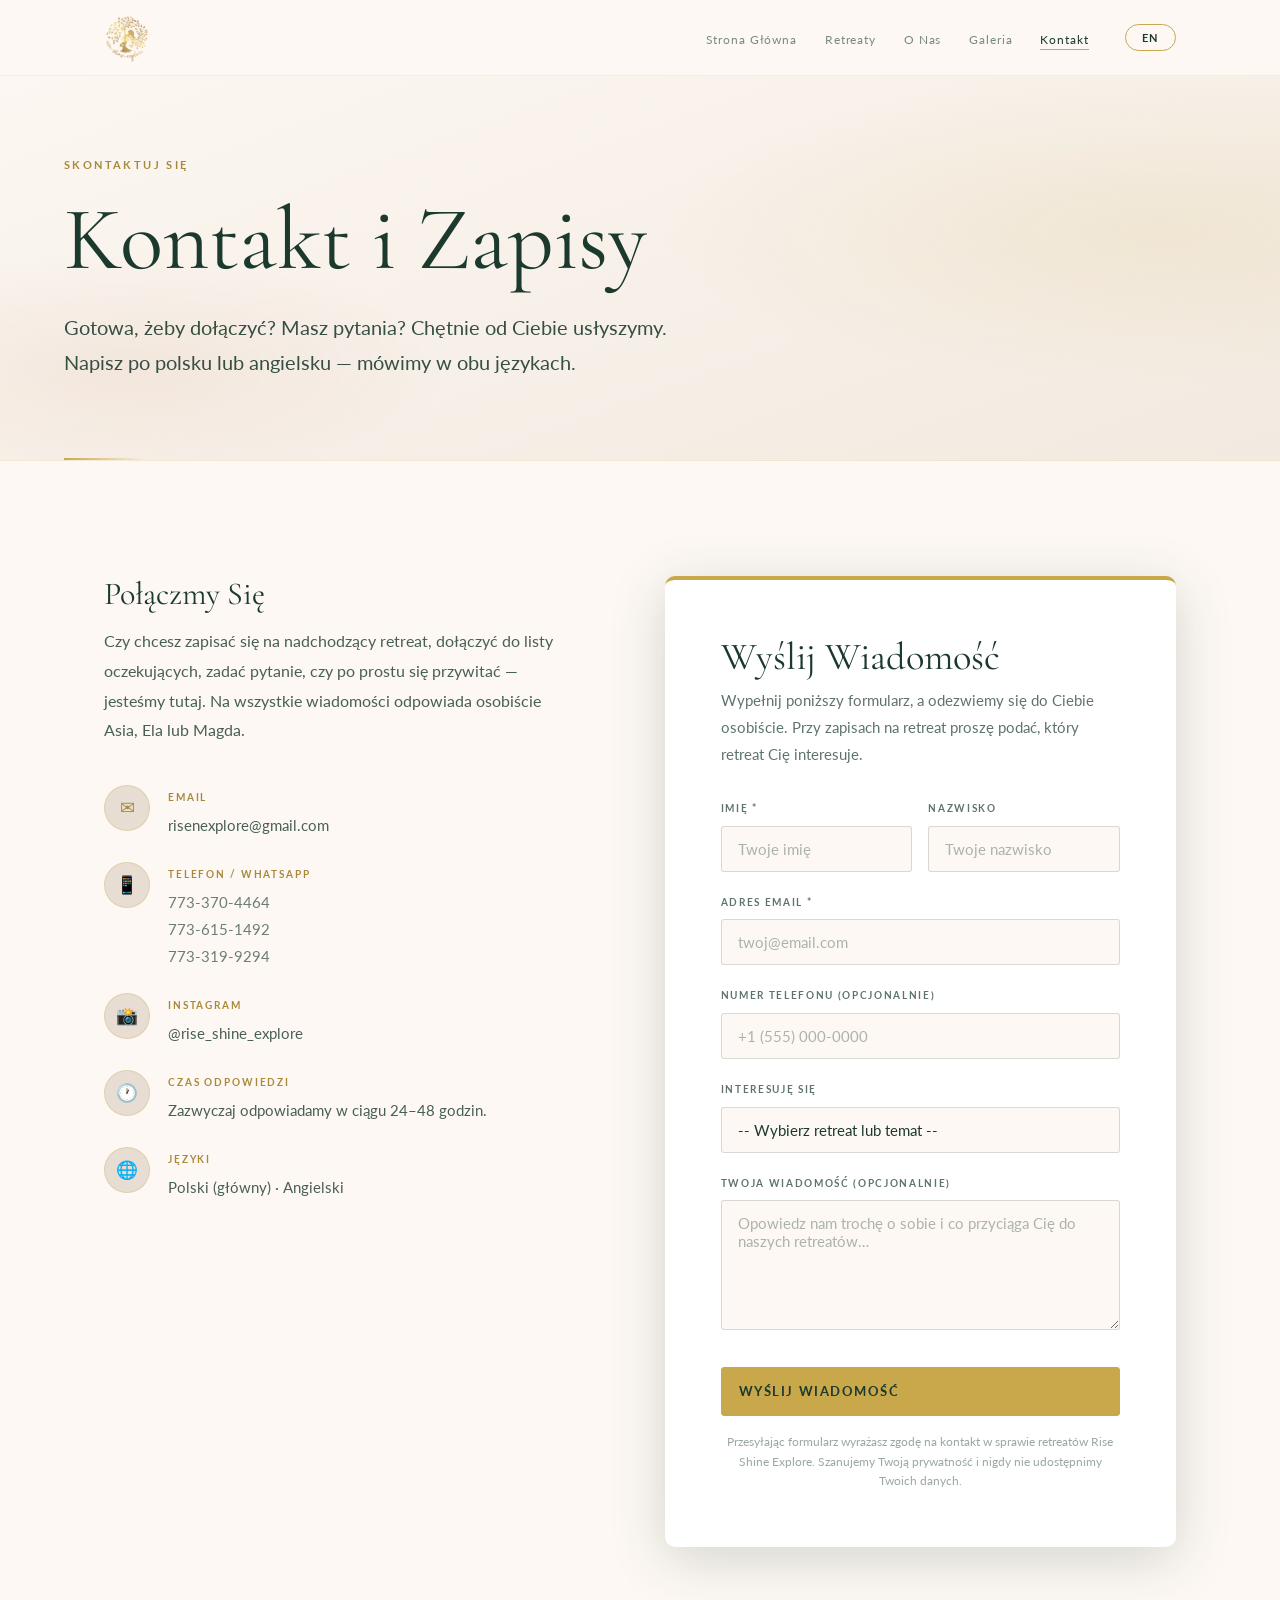
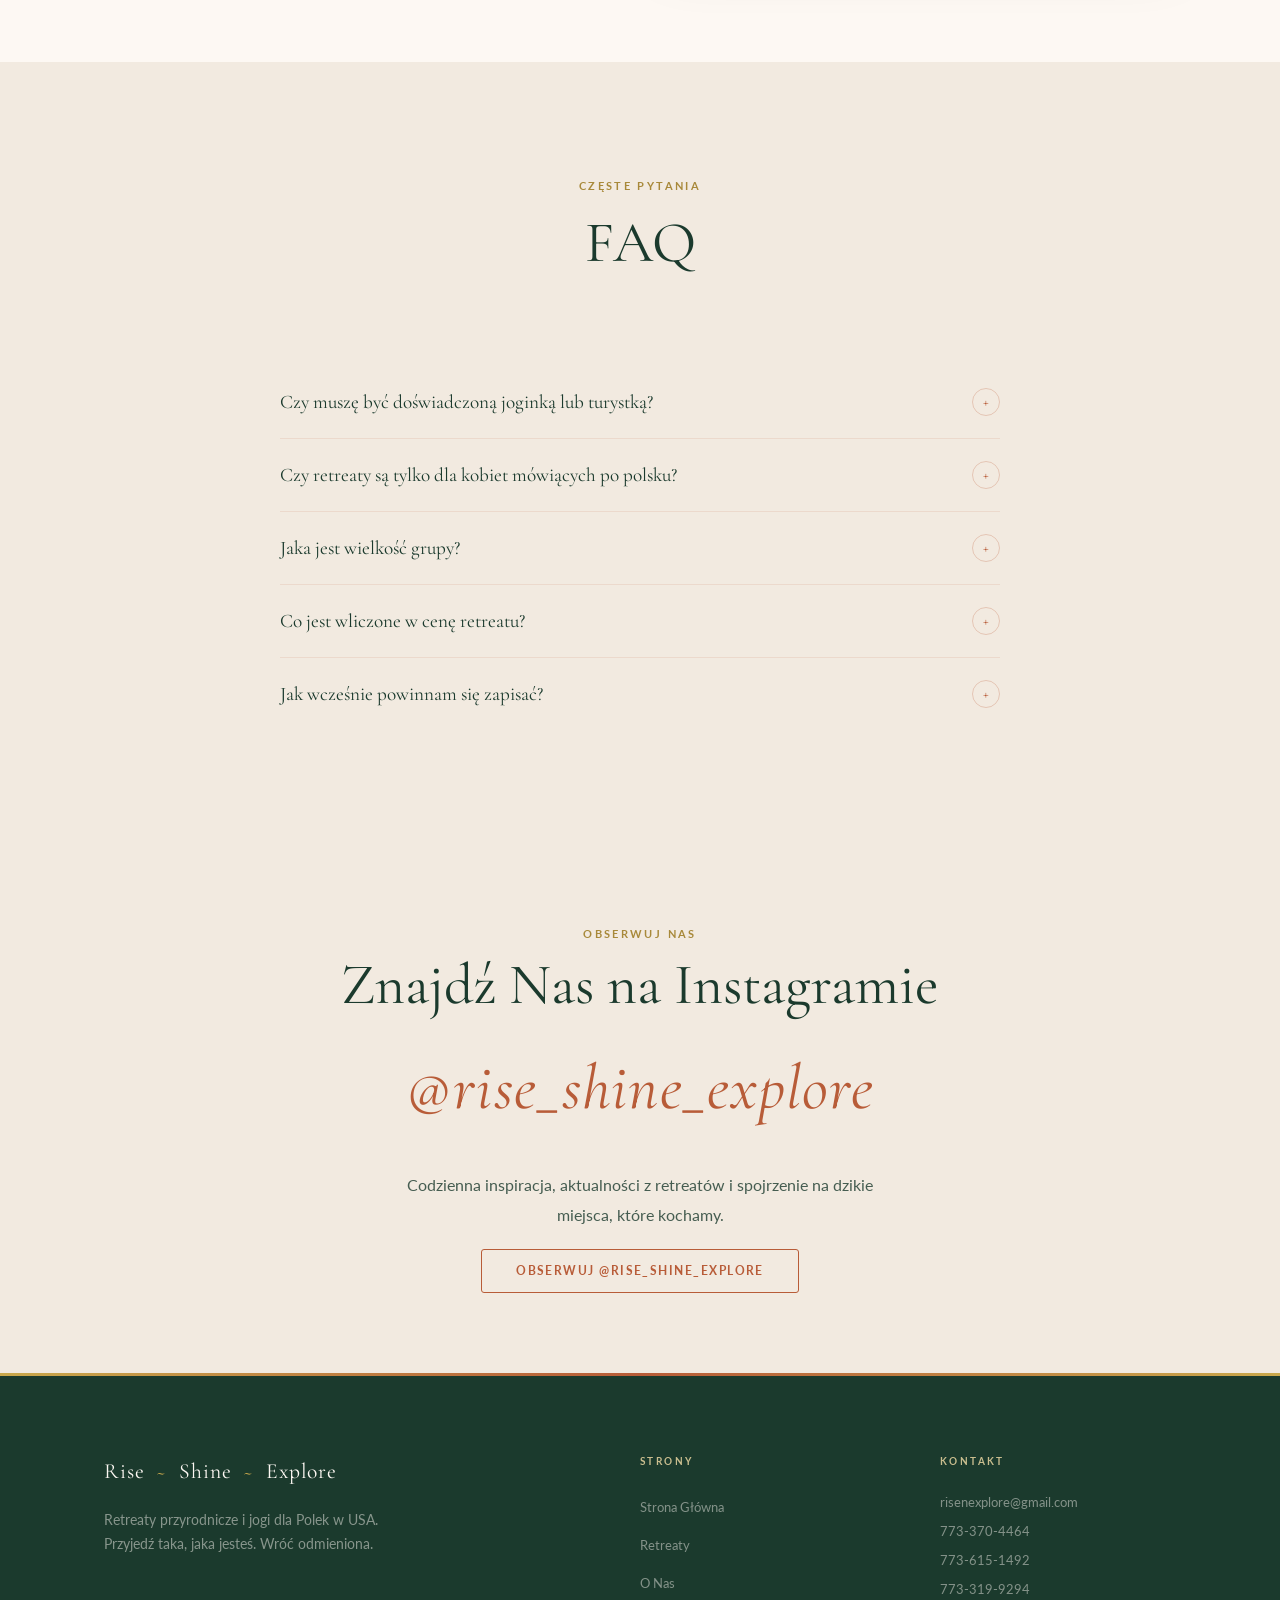
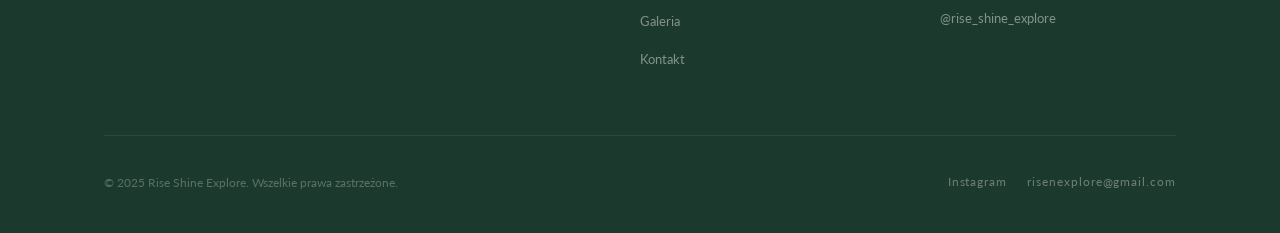
<file: contact.html>
<!DOCTYPE html>
<html lang="pl">
<head>
  <meta charset="UTF-8">
  <meta name="viewport" content="width=device-width, initial-scale=1.0">
  <title>Kontakt — Rise Shine Explore</title>
  <meta name="description" content="Zapisz się na nasz newsletter lub wyślij nam wiadomość. Sign up or get in touch with Rise Shine Explore.">
  <link rel="preconnect" href="https://fonts.googleapis.com">
  <link rel="preconnect" href="https://fonts.gstatic.com" crossorigin>
  <link href="https://fonts.googleapis.com/css2?family=Cormorant+Garamond:ital,wght@0,300;0,400;0,500;0,600;1,300;1,400;1,500&family=Lato:wght@300;400;700&display=swap" rel="stylesheet">
  <link rel="stylesheet" href="css/style.css">
  <style>
    /* ---- Success message ---- */
    .form-success {
      display: none;
      background: var(--sage-pale);
      border: 1px solid var(--sage);
      border-radius: var(--radius-sm);
      padding: 24px 28px;
      text-align: center;
      margin-top: 24px;
    }
    .form-success.visible { display: block; }
    .form-success p { font-size: .95rem; opacity: .9; color: var(--sage-dark); }
    .form-success strong { color: var(--sage-dark); display: block; font-size: 1.1rem; margin-bottom: 8px; }

    /* ---- FAQ ---- */
    .faq-list { max-width: 720px; margin: 0 auto; }
    .faq-item {
      border-bottom: 1px solid rgba(196,112,79,.14);
    }
    .faq-item:last-child { border-bottom: none; }
    .faq-question {
      width: 100%;
      text-align: left;
      padding: 22px 0;
      display: flex;
      justify-content: space-between;
      align-items: center;
      gap: 20px;
      font-family: var(--font-heading);
      font-size: 1.2rem;
      color: var(--brown);
      cursor: pointer;
      background: none;
      border: none;
      transition: color var(--transition);
    }
    .faq-question:hover { color: var(--terracotta); }
    .faq-question .faq-icon {
      width: 28px;
      height: 28px;
      border-radius: 50%;
      border: 1.5px solid rgba(196,112,79,.3);
      display: flex;
      align-items: center;
      justify-content: center;
      flex-shrink: 0;
      font-size: .9rem;
      color: var(--terracotta);
      transition: transform var(--transition), background var(--transition);
    }
    .faq-question[aria-expanded="true"] .faq-icon {
      transform: rotate(45deg);
      background: var(--terracotta);
      color: #fff;
      border-color: var(--terracotta);
    }
    .faq-answer {
      display: none;
      padding: 0 0 22px;
    }
    .faq-answer.open { display: block; }
    .faq-answer p { font-size: .93rem; opacity: .8; line-height: 1.78; }

    /* ---- Map placeholder ---- */
    .contact-map-placeholder {
      width: 100%;
      height: 180px;
      border-radius: var(--radius-sm);
      overflow: hidden;
      margin-top: 40px;
      display: flex;
      align-items: center;
      justify-content: center;
      flex-direction: column;
      gap: 12px;
      background: var(--cream-dark);
      border: 1px solid rgba(196,112,79,.15);
    }
    .contact-map-placeholder p {
      font-size: .82rem;
      opacity: .55;
      text-align: center;
    }
  </style>
</head>
<body>

  <!-- ===== NAV ===== -->
  <nav class="nav" role="navigation">
    <div class="nav__container">
      <a href="index.html" class="nav__logo"><img src="logo.avif" alt="Rise Shine Explore" class="nav__logo-img"></a>
      <ul class="nav__links" id="navLinks">
        <li><a href="index.html"    data-en="Home"     data-pl="Strona Główna">Strona Główna</a></li>
        <li><a href="retreats.html" data-en="Retreats" data-pl="Retreaty">Retreaty</a></li>
        <li><a href="about.html"    data-en="About Us" data-pl="O Nas">O Nas</a></li>
        <li><a href="gallery.html"  data-en="Gallery"  data-pl="Galeria">Galeria</a></li>
        <li><a href="contact.html"  data-en="Contact"  data-pl="Kontakt">Kontakt</a></li>
      </ul>
      <button class="nav__lang" id="langToggle">EN</button>
      <button class="nav__hamburger" id="hamburger" aria-label="Menu" aria-expanded="false">
        <span></span><span></span><span></span>
      </button>
    </div>
  </nav>

  <!-- ===== PAGE HERO ===== -->
  <header class="page-hero">
    <div class="page-hero__inner">
      <span class="eyebrow" data-en="Get in Touch" data-pl="Skontaktuj Się">Skontaktuj Się</span>
      <h1 data-en="Contact &amp; Sign Up" data-pl="Kontakt i Zapisy">Kontakt i Zapisy</h1>
      <p class="lead" data-en="Ready to join us? Have questions? We'd love to hear from you. Reach out in Polish or English — we speak both." data-pl="Gotowa, żeby dołączyć? Masz pytania? Chętnie od Ciebie usłyszymy. Napisz po polsku lub angielsku — mówimy w obu językach.">Gotowa, żeby dołączyć? Masz pytania? Chętnie od Ciebie usłyszymy. Napisz po polsku lub angielsku — mówimy w obu językach.</p>
    </div>
  </header>

  <!-- ===== CONTACT LAYOUT ===== -->
  <section class="section" aria-label="Kontakt">
    <div class="container">
      <div class="contact-layout">

        <!-- INFO SIDE -->
        <div class="contact-info">
          <h2 class="contact-info__heading" data-en="Let's Connect" data-pl="Połączmy Się">Połączmy Się</h2>
          <p class="contact-info__intro" data-en="Whether you want to sign up for an upcoming retreat, join our waitlist, ask a question, or simply say hello — we're here. All messages are answered personally by Asia, Ela, or Magda." data-pl="Czy chcesz zapisać się na nadchodzący retreat, dołączyć do listy oczekujących, zadać pytanie, czy po prostu się przywitać — jesteśmy tutaj. Na wszystkie wiadomości odpowiada osobiście Asia, Ela lub Magda.">Czy chcesz zapisać się na nadchodzący retreat, dołączyć do listy oczekujących, zadać pytanie, czy po prostu się przywitać — jesteśmy tutaj. Na wszystkie wiadomości odpowiada osobiście Asia, Ela lub Magda.</p>

          <div class="contact-info__item">
            <div class="contact-info__icon" aria-hidden="true">✉</div>
            <div class="contact-info__text">
              <strong data-en="Email" data-pl="Email">Email</strong>
              <a href="mailto:risenexplore@gmail.com" class="contact-info__text">risenexplore@gmail.com</a>
            </div>
          </div>

          <div class="contact-info__item">
            <div class="contact-info__icon" aria-hidden="true">📱</div>
            <div class="contact-info__text">
              <strong data-en="Phone / WhatsApp" data-pl="Telefon / WhatsApp">Telefon / WhatsApp</strong>
              <span>
                <a href="tel:+17733704464">773-370-4464</a><br>
                <a href="tel:+17736151492">773-615-1492</a><br>
                <a href="tel:+17733199294">773-319-9294</a>
              </span>
            </div>
          </div>

          <div class="contact-info__item">
            <div class="contact-info__icon" aria-hidden="true">📸</div>
            <div class="contact-info__text">
              <strong data-en="Instagram" data-pl="Instagram">Instagram</strong>
              <a href="https://instagram.com/rise_shine_explore" target="_blank" rel="noopener">@rise_shine_explore</a>
            </div>
          </div>

          <div class="contact-info__item">
            <div class="contact-info__icon" aria-hidden="true">🕐</div>
            <div class="contact-info__text">
              <strong data-en="Response Time" data-pl="Czas Odpowiedzi">Czas Odpowiedzi</strong>
              <span data-en="We typically respond within 24–48 hours." data-pl="Zazwyczaj odpowiadamy w ciągu 24–48 godzin.">Zazwyczaj odpowiadamy w ciągu 24–48 godzin.</span>
            </div>
          </div>

          <div class="contact-info__item">
            <div class="contact-info__icon" aria-hidden="true">🌐</div>
            <div class="contact-info__text">
              <strong data-en="Languages" data-pl="Języki">Języki</strong>
              <span data-en="Polish (primary) · English" data-pl="Polski (główny) · Angielski">Polski (główny) · Angielski</span>
            </div>
          </div>

          <!-- Google Map embed -->
          <div class="contact-map" aria-label="Lokalizacje organizatorek">
            <iframe
              src="https://www.google.com/maps/embed?pb=!1m18!1m12!1m3!1d26716.54!2d-111.7609!3d34.8697!2m3!1f0!2f0!3f0!3m2!1i1024!2i768!4f13.1!3m3!1m2!1s0x872d5b2b2a6e7fbd%3A0x8e94fe3a15bcc849!2sSedona%2C%20AZ!5e0!3m2!1sen!2sus!4v1715000000000"
              width="100%"
              height="220"
              style="border:0;border-radius:8px;display:block;"
              allowfullscreen=""
              loading="lazy"
              referrerpolicy="no-referrer-when-downgrade"
              title="Sedona, Arizona"
            ></iframe>
          </div>
        </div>

        <!-- FORM SIDE -->
        <div class="form-wrap">
          <h3 data-en="Send a Message" data-pl="Wyślij Wiadomość">Wyślij Wiadomość</h3>
          <p class="form-intro" data-en="Fill in the form below and we'll get back to you personally. For retreat sign-ups, please mention which retreat you're interested in." data-pl="Wypełnij poniższy formularz, a odezwiemy się do Ciebie osobiście. Przy zapisach na retreat proszę podać, który retreat Cię interesuje.">Wypełnij poniższy formularz, a odezwiemy się do Ciebie osobiście. Przy zapisach na retreat proszę podać, który retreat Cię interesuje.</p>

          <!-- Formspree form — replace YOUR_FORM_ID with your actual Formspree ID -->
          <form
            id="contactForm"
            action="https://formspree.io/f/YOUR_FORM_ID"
            method="POST"
            novalidate
          >
            <div class="form__row">
              <div class="form__group">
                <label class="form__label" for="firstName" data-en="First Name *" data-pl="Imię *">Imię *</label>
                <input
                  class="form__input"
                  type="text"
                  id="firstName"
                  name="firstName"
                  required
                  autocomplete="given-name"
                  data-en="Your first name"
                  data-pl="Twoje imię"
                  placeholder="Twoje imię"
                >
              </div>
              <div class="form__group">
                <label class="form__label" for="lastName" data-en="Last Name" data-pl="Nazwisko">Nazwisko</label>
                <input
                  class="form__input"
                  type="text"
                  id="lastName"
                  name="lastName"
                  autocomplete="family-name"
                  data-en="Your last name"
                  data-pl="Twoje nazwisko"
                  placeholder="Twoje nazwisko"
                >
              </div>
            </div>

            <div class="form__group">
              <label class="form__label" for="email" data-en="Email Address *" data-pl="Adres Email *">Adres Email *</label>
              <input
                class="form__input"
                type="email"
                id="email"
                name="email"
                required
                autocomplete="email"
                data-en="your@email.com"
                data-pl="twoj@email.com"
                placeholder="twoj@email.com"
              >
            </div>

            <div class="form__group">
              <label class="form__label" for="phone" data-en="Phone Number (optional)" data-pl="Numer Telefonu (opcjonalnie)">Numer Telefonu (opcjonalnie)</label>
              <input
                class="form__input"
                type="tel"
                id="phone"
                name="phone"
                autocomplete="tel"
                data-en="+1 (555) 000-0000"
                data-pl="+1 (555) 000-0000"
                placeholder="+1 (555) 000-0000"
              >
            </div>

            <div class="form__group">
              <label class="form__label" for="retreat" data-en="Interested In" data-pl="Interesuję się">Interesuję się</label>
              <select class="form__select" id="retreat" name="retreat">
                <option value="" data-en="-- Select a retreat or topic --" data-pl="-- Wybierz retreat lub temat --">-- Wybierz retreat lub temat --</option>
                <option value="zion-2025"    data-en="Zion National Park — May 14–17"      data-pl="Park Zion — 14–17 maja">Park Zion — 14–17 maja</option>
                <option value="olympic-2025" data-en="Olympic National Park — June 11–14"  data-pl="Park Olympic — 11–14 czerwca">Park Olympic — 11–14 czerwca</option>
                <option value="future"       data-en="Future Retreat — Notify Me"          data-pl="Przyszły Retreat — Powiadom Mnie">Przyszły Retreat — Powiadom Mnie</option>
                <option value="general"      data-en="General Question"                    data-pl="Ogólne Pytanie">Ogólne Pytanie</option>
                <option value="other"        data-en="Other"                               data-pl="Inne">Inne</option>
              </select>
            </div>

            <div class="form__group">
              <label class="form__label" for="message" data-en="Your Message (optional)" data-pl="Twoja Wiadomość (opcjonalnie)">Twoja Wiadomość (opcjonalnie)</label>
              <textarea
                class="form__textarea"
                id="message"
                name="message"
                data-en="Tell us a little about yourself and what draws you to our retreats…"
                data-pl="Opowiedz nam trochę o sobie i co przyciąga Cię do naszych retreatów…"
                placeholder="Opowiedz nam trochę o sobie i co przyciąga Cię do naszych retreatów…"
              ></textarea>
            </div>

            <!-- Honeypot for spam protection -->
            <input type="text" name="_gotcha" style="display:none" tabindex="-1" autocomplete="off">
            <input type="hidden" name="_subject" value="Nowe zgłoszenie — Rise Shine Explore">

            <button type="submit" class="btn btn--primary form__submit" data-en="Send Message" data-pl="Wyślij Wiadomość">Wyślij Wiadomość</button>

            <p class="form__note" data-en="By submitting you agree to be contacted regarding Rise Shine Explore retreats. We respect your privacy and will never share your data." data-pl="Przesyłając formularz wyrażasz zgodę na kontakt w sprawie retreatów Rise Shine Explore. Szanujemy Twoją prywatność i nigdy nie udostępnimy Twoich danych.">Przesyłając formularz wyrażasz zgodę na kontakt w sprawie retreatów Rise Shine Explore. Szanujemy Twoją prywatność i nigdy nie udostępnimy Twoich danych.</p>
          </form>

          <div class="form-success" id="formSuccess" role="alert">
            <strong data-en="Message Sent! 🌿" data-pl="Wiadomość Wysłana! 🌿">Wiadomość Wysłana! 🌿</strong>
            <p data-en="Thank you for reaching out. One of us — Asia, Ela, or Magda — will be in touch with you personally within 24–48 hours." data-pl="Dziękujemy za kontakt. Jedna z nas — Asia, Ela lub Magda — odezwie się do Ciebie osobiście w ciągu 24–48 godzin.">Dziękujemy za kontakt. Jedna z nas — Asia, Ela lub Magda — odezwie się do Ciebie osobiście w ciągu 24–48 godzin.</p>
          </div>
        </div>

      </div>
    </div>
  </section>

  <!-- ===== FAQ ===== -->
  <section class="section section--alt" aria-label="Często zadawane pytania">
    <div class="container">
      <div class="section-header animate-on-scroll animate-fade-up">
        <span class="eyebrow" data-en="Common Questions" data-pl="Częste Pytania">Częste Pytania</span>
        <h2 data-en="FAQ" data-pl="FAQ">FAQ</h2>
      </div>

      <div class="faq-list" role="list">

        <div class="faq-item" role="listitem">
          <button class="faq-question" aria-expanded="false">
            <span data-en="Do I need to be an experienced yogi or hiker?" data-pl="Czy muszę być doświadczoną joginką lub turystką?">Czy muszę być doświadczoną joginką lub turystką?</span>
            <span class="faq-icon" aria-hidden="true">+</span>
          </button>
          <div class="faq-answer">
            <p data-en="Not at all. Our retreats welcome women of all experience levels. Yoga sessions are adaptable for beginners, and hikes are selected to be accessible while still immersive in nature. If you can walk and breathe, you belong here." data-pl="Absolutnie nie. Nasze retreaty witają kobiety na wszystkich poziomach zaawansowania. Zajęcia jogi są dostosowane dla początkujących, a wędrówki są dobierane tak, by były dostępne, a jednocześnie głęboko zanurzające w naturę. Jeśli możesz chodzić i oddychać, jesteś tu na swoim miejscu.">Absolutnie nie. Nasze retreaty witają kobiety na wszystkich poziomach zaawansowania. Zajęcia jogi są dostosowane dla początkujących, a wędrówki są dobierane tak, by były dostępne, a jednocześnie głęboko zanurzające w naturę. Jeśli możesz chodzić i oddychać, jesteś tu na swoim miejscu.</p>
          </div>
        </div>

        <div class="faq-item" role="listitem">
          <button class="faq-question" aria-expanded="false">
            <span data-en="Are the retreats only for Polish-speaking women?" data-pl="Czy retreaty są tylko dla kobiet mówiących po polsku?">Czy retreaty są tylko dla kobiet mówiących po polsku?</span>
            <span class="faq-icon" aria-hidden="true">+</span>
          </button>
          <div class="faq-answer">
            <p data-en="Sessions are conducted primarily in Polish, but English support is always available. Women from all backgrounds are welcome — the Polish-language aspect is a gift for those who miss speaking their native tongue, not a barrier for anyone else." data-pl="Sesje prowadzone są głównie po polsku, ale wsparcie angielskie jest zawsze dostępne. Kobiety ze wszystkich środowisk są mile widziane — aspekt polskojęzyczny jest darem dla tych, które tęsknią za mówieniem w swoim ojczystym języku, a nie barierą dla innych.">Sesje prowadzone są głównie po polsku, ale wsparcie angielskie jest zawsze dostępne. Kobiety ze wszystkich środowisk są mile widziane — aspekt polskojęzyczny jest darem dla tych, które tęsknią za mówieniem w swoim ojczystym języku, a nie barierą dla innych.</p>
          </div>
        </div>

        <div class="faq-item" role="listitem">
          <button class="faq-question" aria-expanded="false">
            <span data-en="What is the group size?" data-pl="Jaka jest wielkość grupy?">Jaka jest wielkość grupy?</span>
            <span class="faq-icon" aria-hidden="true">+</span>
          </button>
          <div class="faq-answer">
            <p data-en="We keep our retreats intimate — maximum 12 women per retreat. This ensures each participant receives personal attention and the group remains a true circle rather than a crowd." data-pl="Nasze retreaty są intymne — maksymalnie 12 kobiet na retreat. Dzięki temu każda uczestniczka otrzymuje osobistą uwagę, a grupa pozostaje prawdziwym kręgiem, a nie tłumem.">Nasze retreaty są intymne — maksymalnie 12 kobiet na retreat. Dzięki temu każda uczestniczka otrzymuje osobistą uwagę, a grupa pozostaje prawdziwym kręgiem, a nie tłumem.</p>
          </div>
        </div>

        <div class="faq-item" role="listitem">
          <button class="faq-question" aria-expanded="false">
            <span data-en="What is included in the retreat price?" data-pl="Co jest wliczone w cenę retreatu?">Co jest wliczone w cenę retreatu?</span>
            <span class="faq-icon" aria-hidden="true">+</span>
          </button>
          <div class="faq-answer">
            <p data-en="Pricing details are shared when you sign up. Typically retreats include accommodation, all guided activities (yoga, meditation, hikes), and some meals. Transportation to the park is typically arranged separately. Contact us for the full breakdown for any specific retreat." data-pl="Szczegóły cenowe są udostępniane przy zapisach. Zazwyczaj retreaty obejmują zakwaterowanie, wszystkie prowadzone aktywności (joga, medytacja, wędrówki) i część posiłków. Transport do parku jest zazwyczaj organizowany osobno. Skontaktuj się z nami po pełny wykaz dla konkretnego retreatu.">Szczegóły cenowe są udostępniane przy zapisach. Zazwyczaj retreaty obejmują zakwaterowanie, wszystkie prowadzone aktywności (joga, medytacja, wędrówki) i część posiłków. Transport do parku jest zazwyczaj organizowany osobno. Skontaktuj się z nami po pełny wykaz dla konkretnego retreatu.</p>
          </div>
        </div>

        <div class="faq-item" role="listitem">
          <button class="faq-question" aria-expanded="false">
            <span data-en="How far in advance should I sign up?" data-pl="Jak wcześnie powinnam się zapisać?">Jak wcześnie powinnam się zapisać?</span>
            <span class="faq-icon" aria-hidden="true">+</span>
          </button>
          <div class="faq-answer">
            <p data-en="As early as possible — our Sedona retreat sold out within days of announcement. We recommend signing up or joining the waitlist as soon as you see a retreat that calls to you. Newsletter subscribers are always notified first." data-pl="Jak najwcześniej — nasz retreat w Sedonie wyprzedał się w ciągu kilku dni od ogłoszenia. Zalecamy zapisanie się lub dołączenie do listy oczekujących, gdy tylko zobaczysz retreat, który do Ciebie przemawia. Subskrybenci newslettera są zawsze powiadamiani jako pierwsi.">Jak najwcześniej — nasz retreat w Sedonie wyprzedał się w ciągu kilku dni od ogłoszenia. Zalecamy zapisanie się lub dołączenie do listy oczekujących, gdy tylko zobaczysz retreat, który do Ciebie przemawia. Subskrybenci newslettera są zawsze powiadamiani jako pierwsi.</p>
          </div>
        </div>

      </div>
    </div>
  </section>

  <!-- ===== INSTAGRAM CTA ===== -->
  <div class="instagram-cta">
    <span class="eyebrow" data-en="Follow Along" data-pl="Obserwuj Nas">Obserwuj Nas</span>
    <h2 data-en="Find Us on Instagram" data-pl="Znajdź Nas na Instagramie">Znajdź Nas na Instagramie</h2>
    <a href="https://instagram.com/rise_shine_explore" target="_blank" rel="noopener" class="instagram-cta__handle">@rise_shine_explore</a>
    <p data-en="Daily inspiration, retreat updates, and a glimpse into the wild places we love." data-pl="Codzienna inspiracja, aktualności z retreatów i spojrzenie na dzikie miejsca, które kochamy.">Codzienna inspiracja, aktualności z retreatów i spojrzenie na dzikie miejsca, które kochamy.</p>
    <a href="https://instagram.com/rise_shine_explore" target="_blank" rel="noopener" class="btn btn--ghost" data-en="Follow @rise_shine_explore" data-pl="Obserwuj @rise_shine_explore">Obserwuj @rise_shine_explore</a>
  </div>

  <!-- ===== FOOTER ===== -->
  <footer class="footer">
    <div class="footer__inner">
      <div class="footer__top">
        <div class="footer__brand">
          <a href="index.html" class="footer__logo">Rise <span class="tilde">~</span> Shine <span class="tilde">~</span> Explore</a>
          <p data-en="Nature and yoga retreats for Polish women in the USA. Come as you are. Return transformed." data-pl="Retreaty przyrodnicze i jogi dla Polek w USA. Przyjedź taka, jaka jesteś. Wróć odmieniona.">Retreaty przyrodnicze i jogi dla Polek w USA. Przyjedź taka, jaka jesteś. Wróć odmieniona.</p>
        </div>
        <div class="footer__col">
          <span class="footer__col-title" data-en="Pages" data-pl="Strony">Strony</span>
          <ul>
            <li><a href="index.html"    data-en="Home"     data-pl="Strona Główna">Strona Główna</a></li>
            <li><a href="retreats.html" data-en="Retreats" data-pl="Retreaty">Retreaty</a></li>
            <li><a href="about.html"    data-en="About Us" data-pl="O Nas">O Nas</a></li>
            <li><a href="gallery.html"  data-en="Gallery"  data-pl="Galeria">Galeria</a></li>
            <li><a href="contact.html"  data-en="Contact"  data-pl="Kontakt">Kontakt</a></li>
          </ul>
        </div>
        <div class="footer__col">
          <span class="footer__col-title" data-en="Contact" data-pl="Kontakt">Kontakt</span>
          <p class="footer__contact-item"><a href="mailto:risenexplore@gmail.com">risenexplore@gmail.com</a></p>
          <p class="footer__contact-item"><a href="tel:+17733704464">773-370-4464</a></p>
          <p class="footer__contact-item"><a href="tel:+17736151492">773-615-1492</a></p>
          <p class="footer__contact-item"><a href="tel:+17733199294">773-319-9294</a></p>
          <p class="footer__contact-item"><a href="https://instagram.com/rise_shine_explore" target="_blank" rel="noopener">@rise_shine_explore</a></p>
        </div>
      </div>
      <div class="footer__bottom">
        <p class="footer__copy" data-en="© 2025 Rise Shine Explore. All rights reserved." data-pl="© 2025 Rise Shine Explore. Wszelkie prawa zastrzeżone.">© 2025 Rise Shine Explore. Wszelkie prawa zastrzeżone.</p>
        <div class="footer__social">
          <a href="https://instagram.com/rise_shine_explore" target="_blank" rel="noopener">Instagram</a>
          <a href="mailto:risenexplore@gmail.com">risenexplore@gmail.com</a>
        </div>
      </div>
    </div>
  </footer>

  <script src="js/lang.js"></script>
  <script src="js/main.js"></script>
  <script>
    /* ---- FAQ accordion ---- */
    document.querySelectorAll('.faq-question').forEach(function (btn) {
      btn.addEventListener('click', function () {
        var expanded = this.getAttribute('aria-expanded') === 'true';
        // Close all
        document.querySelectorAll('.faq-question').forEach(function (b) {
          b.setAttribute('aria-expanded', 'false');
          b.nextElementSibling.classList.remove('open');
        });
        // Open clicked (unless it was already open)
        if (!expanded) {
          this.setAttribute('aria-expanded', 'true');
          this.nextElementSibling.classList.add('open');
        }
      });
    });

    /* ---- Form: Formspree AJAX submission ---- */
    var form    = document.getElementById('contactForm');
    var success = document.getElementById('formSuccess');
    var submitBtn = form ? form.querySelector('[type="submit"]') : null;

    if (form) {
      form.addEventListener('submit', function (e) {
        e.preventDefault();

        var lang = window.RSELang ? window.RSELang.get() : 'pl';
        var submitLabel = lang === 'en' ? 'Sending…' : 'Wysyłanie…';
        if (submitBtn) { submitBtn.disabled = true; submitBtn.textContent = submitLabel; }

        var data = new FormData(form);

        fetch(form.action, {
          method: 'POST',
          body: data,
          headers: { 'Accept': 'application/json' }
        })
        .then(function (res) {
          if (res.ok) {
            form.style.display = 'none';
            success.classList.add('visible');
            if (window.RSELang) window.RSELang.set(window.RSELang.get(), true);
          } else {
            throw new Error('Network response was not ok');
          }
        })
        .catch(function () {
          if (submitBtn) {
            submitBtn.disabled = false;
            submitBtn.textContent = lang === 'en' ? 'Send Message' : 'Wyślij Wiadomość';
          }
          alert(lang === 'en'
            ? 'Something went wrong. Please email us directly at risenexplore@gmail.com'
            : 'Coś poszło nie tak. Napisz do nas bezpośrednio na risenexplore@gmail.com'
          );
        });
      });
    }

    /* ---- Re-apply language to select options on language change ---- */
    document.addEventListener('languageChanged', function (e) {
      var lang = e.detail.lang;
      document.querySelectorAll('select option[data-en][data-pl]').forEach(function (opt) {
        opt.textContent = opt.dataset[lang] || opt.textContent;
      });
    });
  </script>
</body>
</html>
</file>
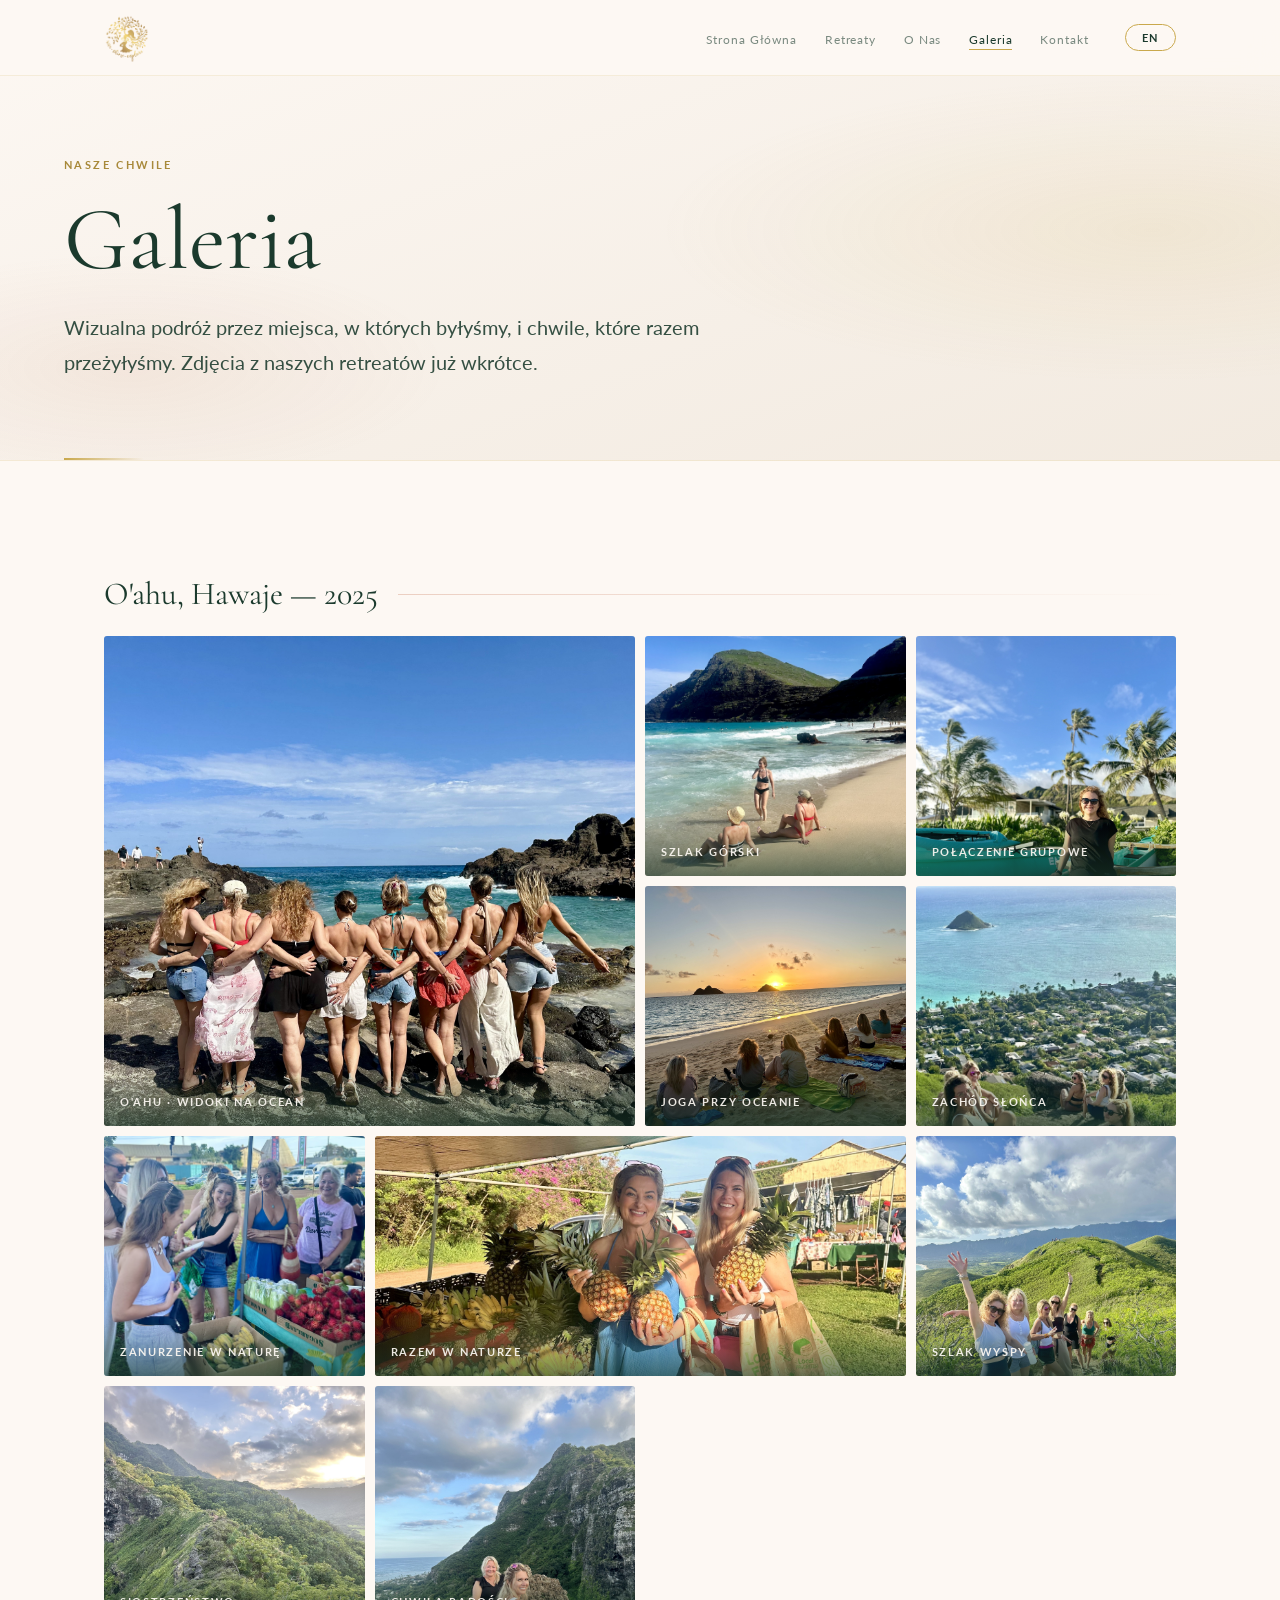
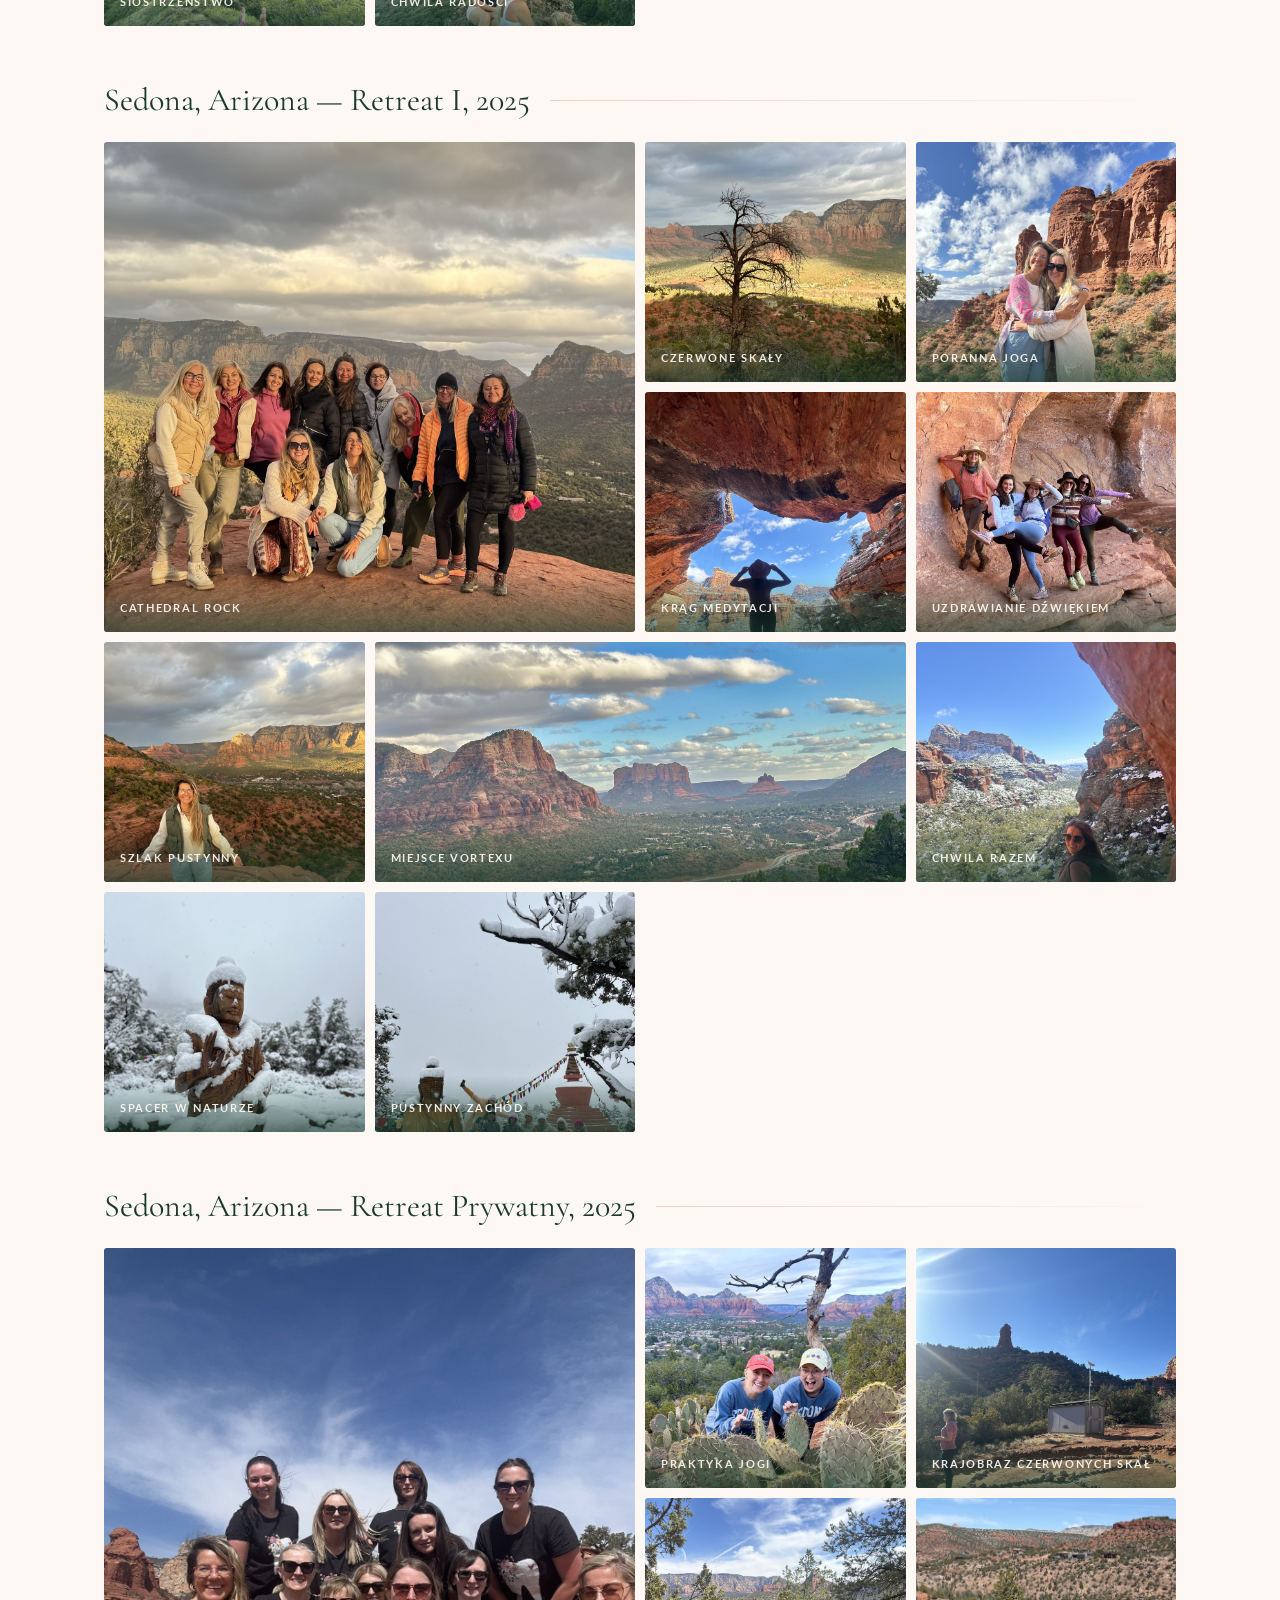
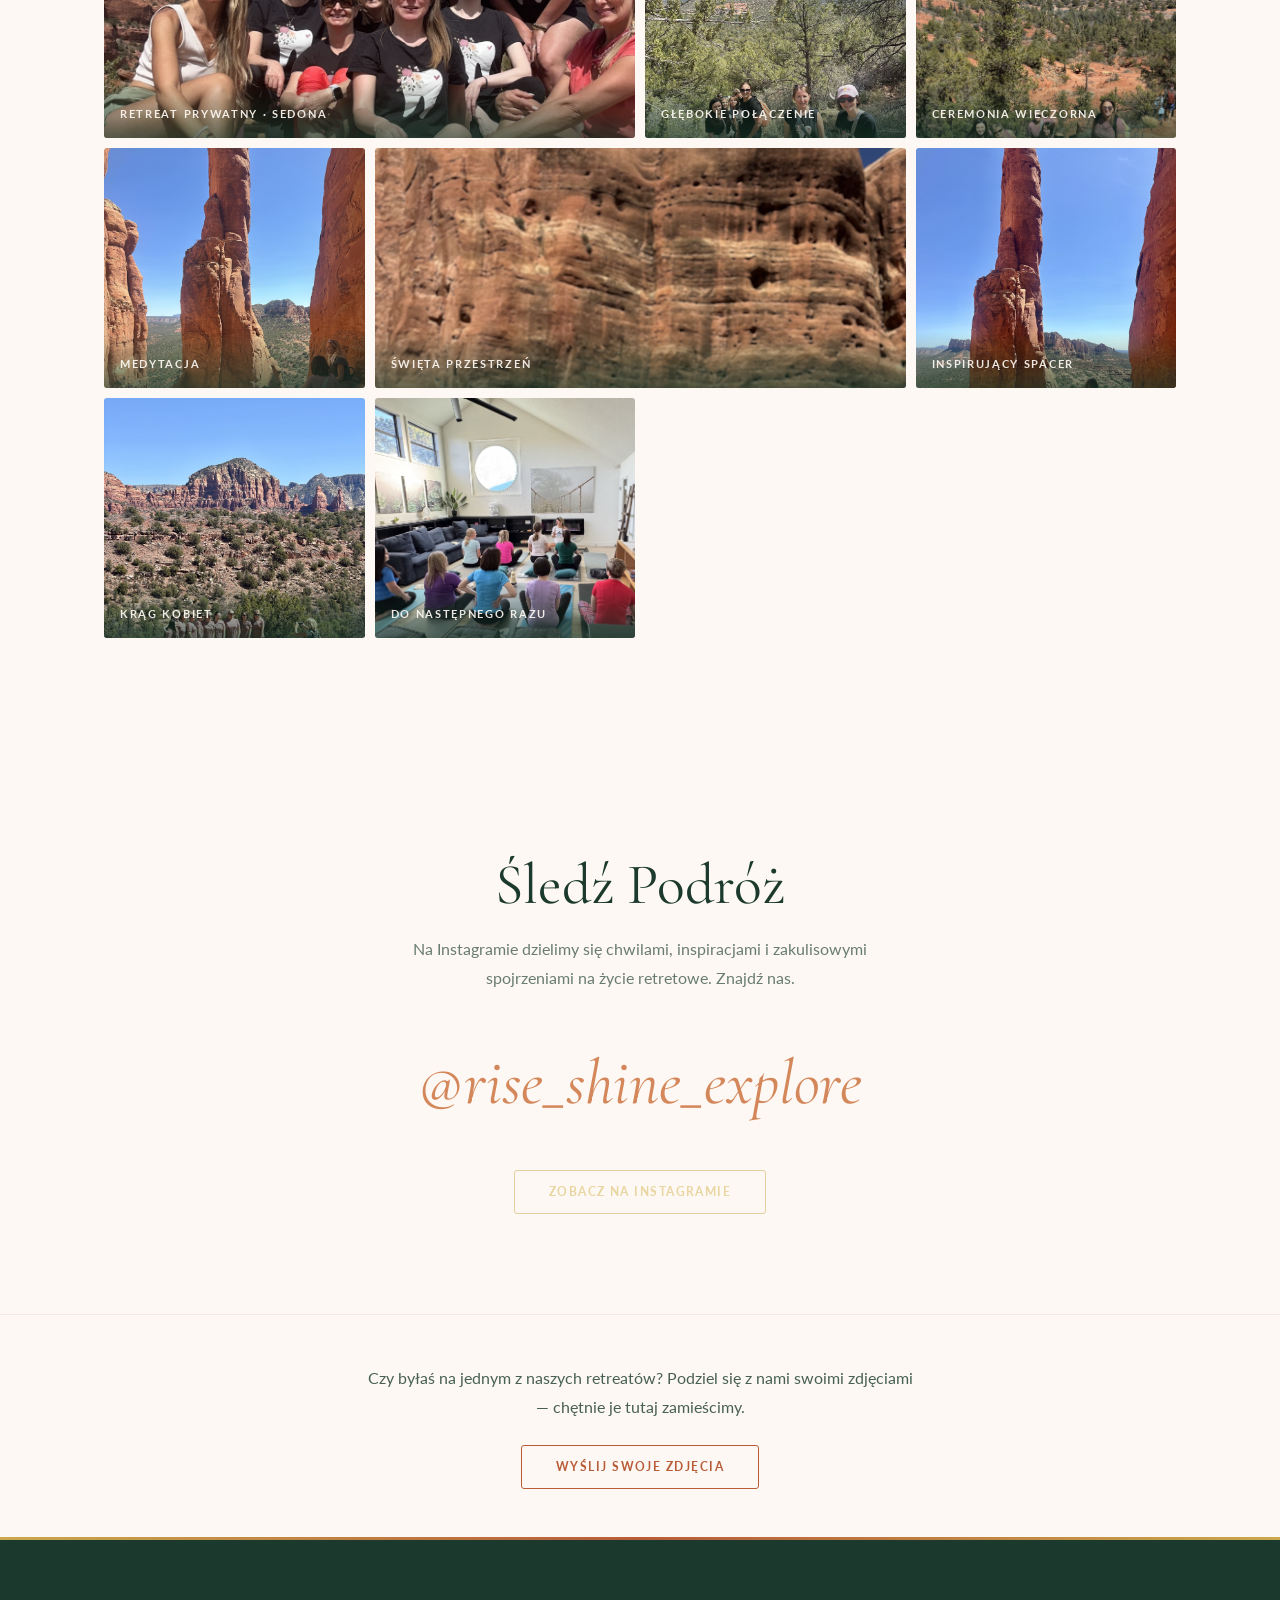
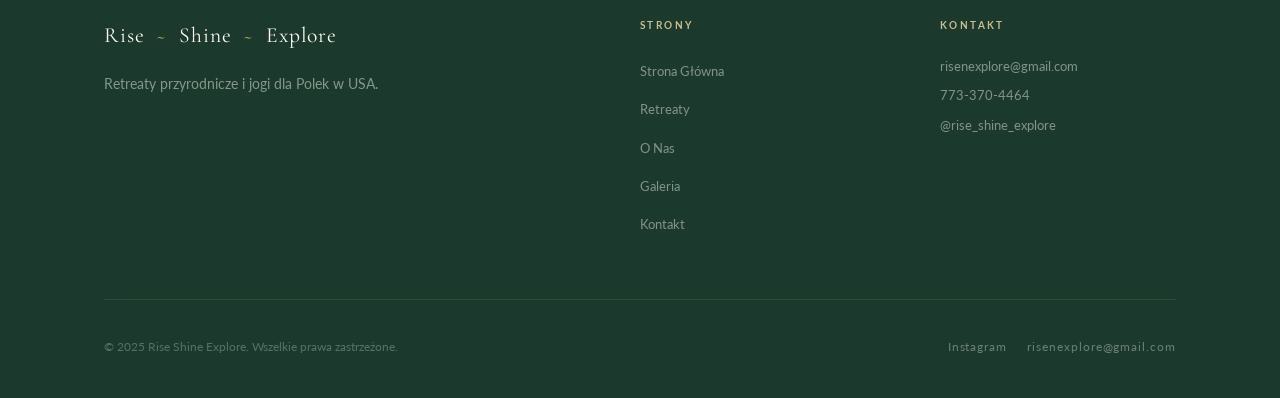
<file: gallery.html>
<!DOCTYPE html>
<html lang="pl">
<head>
  <meta charset="UTF-8">
  <meta name="viewport" content="width=device-width, initial-scale=1.0">
  <title>Galeria — Rise Shine Explore</title>
  <meta name="description" content="Galeria zdjęć z retreatów Rise Shine Explore. Gallery from our nature and yoga retreats.">
  <link rel="preconnect" href="https://fonts.googleapis.com">
  <link rel="preconnect" href="https://fonts.gstatic.com" crossorigin>
  <link href="https://fonts.googleapis.com/css2?family=Cormorant+Garamond:ital,wght@0,300;0,400;0,500;0,600;1,300;1,400;1,500&family=Lato:wght@300;400;700&display=swap" rel="stylesheet">
  <link rel="stylesheet" href="css/style.css">
  <style>
    /* ---- Location section headers ---- */
    .gallery-location-label {
      display: flex;
      align-items: center;
      gap: 20px;
      margin: 56px 0 24px;
    }
    .gallery-location-label:first-of-type { margin-top: 0; }
    .gallery-location-label h3 {
      font-size: clamp(1.4rem, 2.5vw, 2rem);
      white-space: nowrap;
    }
    .gallery-location-label::after {
      content: '';
      flex: 1;
      height: 1px;
      background: linear-gradient(to right, rgba(196,112,79,.3), transparent);
    }

    /* ---- Coming-soon overlay on all items ---- */
    .gallery-item .coming-soon-chip {
      position: absolute;
      top: 50%;
      left: 50%;
      transform: translate(-50%, -50%);
      background: rgba(250,247,242,.92);
      color: var(--brown);
      font-size: .65rem;
      font-weight: 700;
      letter-spacing: .15em;
      text-transform: uppercase;
      padding: 6px 16px;
      border-radius: 30px;
      white-space: nowrap;
      opacity: 0;
      transition: opacity var(--transition);
      pointer-events: none;
    }
    .gallery-item:hover .coming-soon-chip { opacity: 1; }

    /* ---- Instagram grid teaser ---- */
    .ig-teaser {
      background: var(--brown);
      padding: clamp(60px, 8vw, 100px) var(--container-pad);
      text-align: center;
    }
    .ig-teaser h2 { color: var(--offwhite); margin-bottom: 16px; }
    .ig-teaser p  { color: var(--offwhite); opacity: .65; max-width: 520px; margin: 0 auto 36px; font-size: 1.02rem; }
    .ig-handle {
      font-family: var(--font-heading);
      font-size: clamp(2rem, 5vw, 4rem);
      color: var(--terracotta-light);
      font-style: italic;
      display: block;
      margin-bottom: 32px;
      transition: opacity var(--transition);
    }
    .ig-handle:hover { opacity: .75; }

    /* ---- Submit your photo CTA ---- */
    .photo-cta {
      background: var(--cream);
      padding: 48px var(--container-pad);
      text-align: center;
      border-top: 1px solid rgba(196,112,79,.12);
    }
    .photo-cta p { max-width: 560px; margin: 0 auto 24px; font-size: 1rem; }
  </style>
</head>
<body>

  <!-- ===== NAV ===== -->
  <nav class="nav" role="navigation">
    <div class="nav__container">
      <a href="index.html" class="nav__logo"><img src="logo.avif" alt="Rise Shine Explore" class="nav__logo-img"></a>
      <ul class="nav__links" id="navLinks">
        <li><a href="index.html"    data-en="Home"     data-pl="Strona Główna">Strona Główna</a></li>
        <li><a href="retreats.html" data-en="Retreats" data-pl="Retreaty">Retreaty</a></li>
        <li><a href="about.html"    data-en="About Us" data-pl="O Nas">O Nas</a></li>
        <li><a href="gallery.html"  data-en="Gallery"  data-pl="Galeria">Galeria</a></li>
        <li><a href="contact.html"  data-en="Contact"  data-pl="Kontakt">Kontakt</a></li>
      </ul>
      <button class="nav__lang" id="langToggle">EN</button>
      <button class="nav__hamburger" id="hamburger" aria-label="Menu" aria-expanded="false">
        <span></span><span></span><span></span>
      </button>
    </div>
  </nav>

  <!-- ===== PAGE HERO ===== -->
  <header class="page-hero">
    <div class="page-hero__inner">
      <span class="eyebrow" data-en="Our Moments" data-pl="Nasze Chwile">Nasze Chwile</span>
      <h1 data-en="Gallery" data-pl="Galeria">Galeria</h1>
      <p class="lead" data-en="A visual journey through the places we've been and the moments we've shared. Photos from our retreats coming soon." data-pl="Wizualna podróż przez miejsca, w których byłyśmy, i chwile, które razem przeżyłyśmy. Zdjęcia z naszych retreatów już wkrótce.">Wizualna podróż przez miejsca, w których byłyśmy, i chwile, które razem przeżyłyśmy. Zdjęcia z naszych retreatów już wkrótce.</p>
    </div>
  </header>

  <!-- ===== GALLERY ===== -->
  <section class="section" aria-label="Galeria zdjęć">
    <div class="container">

      <!-- O'ahu -->
      <div class="gallery-location-label">
        <h3 data-en="O'ahu, Hawai'i — 2025" data-pl="O'ahu, Hawaje — 2025">O'ahu, Hawaje — 2025</h3>
      </div>
      <div class="gallery-grid" style="margin-bottom: 0;">
        <div class="gallery-item span-2 tall">
          <div class="gallery-item__bg"><img src="images/oahu/oahu-01.jpg" alt="O'ahu retreat"></div>
          <div class="gallery-item__overlay"></div>
          <div class="gallery-item__label" data-en="O'ahu · Coastal Views" data-pl="O'ahu · Widoki na Ocean">O'ahu · Widoki na Ocean</div>
        </div>
        <div class="gallery-item">
          <div class="gallery-item__bg"><img src="images/oahu/oahu-02.jpg" alt="O'ahu retreat"></div>
          <div class="gallery-item__overlay"></div>
          <div class="gallery-item__label" data-en="Hiking Trail" data-pl="Szlak Górski">Szlak Górski</div>
        </div>
        <div class="gallery-item">
          <div class="gallery-item__bg"><img src="images/oahu/oahu-03.jpg" alt="O'ahu retreat"></div>
          <div class="gallery-item__overlay"></div>
          <div class="gallery-item__label" data-en="Group Connection" data-pl="Połączenie Grupowe">Połączenie Grupowe</div>
        </div>
        <div class="gallery-item">
          <div class="gallery-item__bg"><img src="images/oahu/oahu-04.jpg" alt="O'ahu retreat"></div>
          <div class="gallery-item__overlay"></div>
          <div class="gallery-item__label" data-en="Coastal Yoga" data-pl="Joga przy Oceanie">Joga przy Oceanie</div>
        </div>
        <div class="gallery-item">
          <div class="gallery-item__bg"><img src="images/oahu/oahu-05.jpg" alt="O'ahu retreat"></div>
          <div class="gallery-item__overlay"></div>
          <div class="gallery-item__label" data-en="Sunset" data-pl="Zachód Słońca">Zachód Słońca</div>
        </div>
        <div class="gallery-item">
          <div class="gallery-item__bg"><img src="images/oahu/oahu-06.jpg" alt="O'ahu retreat"></div>
          <div class="gallery-item__overlay"></div>
          <div class="gallery-item__label" data-en="Nature Immersion" data-pl="Zanurzenie w Naturę">Zanurzenie w Naturę</div>
        </div>
        <div class="gallery-item span-2">
          <div class="gallery-item__bg"><img src="images/oahu/oahu-07.jpg" alt="O'ahu retreat"></div>
          <div class="gallery-item__overlay"></div>
          <div class="gallery-item__label" data-en="Together in the Wild" data-pl="Razem w Naturze">Razem w Naturze</div>
        </div>
        <div class="gallery-item">
          <div class="gallery-item__bg"><img src="images/oahu/oahu-08.jpg" alt="O'ahu retreat"></div>
          <div class="gallery-item__overlay"></div>
          <div class="gallery-item__label" data-en="Island Trail" data-pl="Szlak Wyspy">Szlak Wyspy</div>
        </div>
        <div class="gallery-item">
          <div class="gallery-item__bg"><img src="images/oahu/oahu-09.jpg" alt="O'ahu retreat"></div>
          <div class="gallery-item__overlay"></div>
          <div class="gallery-item__label" data-en="Sisterhood" data-pl="Siostrzeństwo">Siostrzeństwo</div>
        </div>
        <div class="gallery-item">
          <div class="gallery-item__bg"><img src="images/oahu/oahu-10.jpg" alt="O'ahu retreat"></div>
          <div class="gallery-item__overlay"></div>
          <div class="gallery-item__label" data-en="Moment of Joy" data-pl="Chwila Radości">Chwila Radości</div>
        </div>
      </div>

      <!-- Sedona I -->
      <div class="gallery-location-label">
        <h3 data-en="Sedona, Arizona — Retreat I, 2025" data-pl="Sedona, Arizona — Retreat I, 2025">Sedona, Arizona — Retreat I, 2025</h3>
      </div>
      <div class="gallery-grid" style="margin-bottom: 0;">
        <div class="gallery-item span-2 tall">
          <div class="gallery-item__bg"><img src="images/sedona1/sedona1-01.jpg" alt="Sedona retreat"></div>
          <div class="gallery-item__overlay"></div>
          <div class="gallery-item__label" data-en="Cathedral Rock" data-pl="Cathedral Rock">Cathedral Rock</div>
        </div>
        <div class="gallery-item">
          <div class="gallery-item__bg"><img src="images/sedona1/sedona1-02.jpg" alt="Sedona retreat"></div>
          <div class="gallery-item__overlay"></div>
          <div class="gallery-item__label" data-en="Red Rock Country" data-pl="Czerwone Skały">Czerwone Skały</div>
        </div>
        <div class="gallery-item">
          <div class="gallery-item__bg"><img src="images/sedona1/sedona1-03.jpg" alt="Sedona retreat"></div>
          <div class="gallery-item__overlay"></div>
          <div class="gallery-item__label" data-en="Sunrise Yoga" data-pl="Poranna Joga">Poranna Joga</div>
        </div>
        <div class="gallery-item">
          <div class="gallery-item__bg"><img src="images/sedona1/sedona1-04.jpg" alt="Sedona retreat"></div>
          <div class="gallery-item__overlay"></div>
          <div class="gallery-item__label" data-en="Meditation Circle" data-pl="Krąg Medytacji">Krąg Medytacji</div>
        </div>
        <div class="gallery-item">
          <div class="gallery-item__bg"><img src="images/sedona1/sedona1-05.jpg" alt="Sedona retreat"></div>
          <div class="gallery-item__overlay"></div>
          <div class="gallery-item__label" data-en="Sound Healing" data-pl="Uzdrawianie Dźwiękiem">Uzdrawianie Dźwiękiem</div>
        </div>
        <div class="gallery-item">
          <div class="gallery-item__bg"><img src="images/sedona1/sedona1-06.jpg" alt="Sedona retreat"></div>
          <div class="gallery-item__overlay"></div>
          <div class="gallery-item__label" data-en="Desert Trail" data-pl="Szlak Pustynny">Szlak Pustynny</div>
        </div>
        <div class="gallery-item span-2">
          <div class="gallery-item__bg"><img src="images/sedona1/sedona1-07.jpg" alt="Sedona retreat"></div>
          <div class="gallery-item__overlay"></div>
          <div class="gallery-item__label" data-en="Sacred Vortex Site" data-pl="Miejsce Vortexu">Miejsce Vortexu</div>
        </div>
        <div class="gallery-item">
          <div class="gallery-item__bg"><img src="images/sedona1/sedona1-08.jpg" alt="Sedona retreat"></div>
          <div class="gallery-item__overlay"></div>
          <div class="gallery-item__label" data-en="Group Moment" data-pl="Chwila Razem">Chwila Razem</div>
        </div>
        <div class="gallery-item">
          <div class="gallery-item__bg"><img src="images/sedona1/sedona1-09.jpg" alt="Sedona retreat"></div>
          <div class="gallery-item__overlay"></div>
          <div class="gallery-item__label" data-en="Nature Walk" data-pl="Spacer w Naturze">Spacer w Naturze</div>
        </div>
        <div class="gallery-item">
          <div class="gallery-item__bg"><img src="images/sedona1/sedona1-10.jpg" alt="Sedona retreat"></div>
          <div class="gallery-item__overlay"></div>
          <div class="gallery-item__label" data-en="Desert Sunset" data-pl="Pustynny Zachód">Pustynny Zachód</div>
        </div>
      </div>

      <!-- Sedona Private -->
      <div class="gallery-location-label">
        <h3 data-en="Sedona, Arizona — Private Retreat, 2025" data-pl="Sedona, Arizona — Retreat Prywatny, 2025">Sedona, Arizona — Retreat Prywatny, 2025</h3>
      </div>
      <div class="gallery-grid">
        <div class="gallery-item span-2 tall">
          <div class="gallery-item__bg"><img src="images/sedona2/sedona2-01.jpg" alt="Sedona private retreat"></div>
          <div class="gallery-item__overlay"></div>
          <div class="gallery-item__label" data-en="Private Retreat · Sedona" data-pl="Retreat Prywatny · Sedona">Retreat Prywatny · Sedona</div>
        </div>
        <div class="gallery-item">
          <div class="gallery-item__bg"><img src="images/sedona2/sedona2-02.jpg" alt="Sedona private retreat"></div>
          <div class="gallery-item__overlay"></div>
          <div class="gallery-item__label" data-en="Yoga Practice" data-pl="Praktyka Jogi">Praktyka Jogi</div>
        </div>
        <div class="gallery-item">
          <div class="gallery-item__bg"><img src="images/sedona2/sedona2-03.jpg" alt="Sedona private retreat"></div>
          <div class="gallery-item__overlay"></div>
          <div class="gallery-item__label" data-en="Red Rock Landscape" data-pl="Krajobraz Czerwonych Skał">Krajobraz Czerwonych Skał</div>
        </div>
        <div class="gallery-item">
          <div class="gallery-item__bg"><img src="images/sedona2/sedona2-04.jpg" alt="Sedona private retreat"></div>
          <div class="gallery-item__overlay"></div>
          <div class="gallery-item__label" data-en="Deep Connection" data-pl="Głębokie Połączenie">Głębokie Połączenie</div>
        </div>
        <div class="gallery-item">
          <div class="gallery-item__bg"><img src="images/sedona2/sedona2-05.jpg" alt="Sedona private retreat"></div>
          <div class="gallery-item__overlay"></div>
          <div class="gallery-item__label" data-en="Evening Ceremony" data-pl="Ceremonia Wieczorna">Ceremonia Wieczorna</div>
        </div>
        <div class="gallery-item">
          <div class="gallery-item__bg"><img src="images/sedona2/sedona2-06.jpg" alt="Sedona private retreat"></div>
          <div class="gallery-item__overlay"></div>
          <div class="gallery-item__label" data-en="Meditation" data-pl="Medytacja">Medytacja</div>
        </div>
        <div class="gallery-item span-2">
          <div class="gallery-item__bg"><img src="images/sedona2/sedona2-07.jpg" alt="Sedona private retreat"></div>
          <div class="gallery-item__overlay"></div>
          <div class="gallery-item__label" data-en="Sacred Space" data-pl="Święta Przestrzeń">Święta Przestrzeń</div>
        </div>
        <div class="gallery-item">
          <div class="gallery-item__bg"><img src="images/sedona2/sedona2-08.jpg" alt="Sedona private retreat"></div>
          <div class="gallery-item__overlay"></div>
          <div class="gallery-item__label" data-en="Inspired Walk" data-pl="Inspirujący Spacer">Inspirujący Spacer</div>
        </div>
        <div class="gallery-item">
          <div class="gallery-item__bg"><img src="images/sedona2/sedona2-09.jpg" alt="Sedona private retreat"></div>
          <div class="gallery-item__overlay"></div>
          <div class="gallery-item__label" data-en="Circle of Women" data-pl="Krąg Kobiet">Krąg Kobiet</div>
        </div>
        <div class="gallery-item">
          <div class="gallery-item__bg"><img src="images/sedona2/sedona2-10.jpg" alt="Sedona private retreat"></div>
          <div class="gallery-item__overlay"></div>
          <div class="gallery-item__label" data-en="Until Next Time" data-pl="Do Następnego Razu">Do Następnego Razu</div>
        </div>
      </div>

    </div>
  </section>

  <!-- ===== INSTAGRAM TEASER ===== -->
  <div class="ig-teaser">
    <h2 data-en="Follow the Journey" data-pl="Śledź Podróż">Śledź Podróż</h2>
    <p data-en="We share moments, inspiration, and behind-the-scenes glimpses of retreat life on Instagram. Come find us." data-pl="Na Instagramie dzielimy się chwilami, inspiracjami i zakulisowymi spojrzeniami na życie retretowe. Znajdź nas.">Na Instagramie dzielimy się chwilami, inspiracjami i zakulisowymi spojrzeniami na życie retretowe. Znajdź nas.</p>
    <a href="https://instagram.com/rise_shine_explore" target="_blank" rel="noopener" class="ig-handle">@rise_shine_explore</a>
    <a href="https://instagram.com/rise_shine_explore" target="_blank" rel="noopener" class="btn btn--outline" data-en="View on Instagram" data-pl="Zobacz na Instagramie">Zobacz na Instagramie</a>
  </div>

  <!-- ===== SHARE YOURS ===== -->
  <div class="photo-cta">
    <p data-en="Were you on one of our retreats? Share your photos with us — we'd love to feature them here." data-pl="Czy byłaś na jednym z naszych retreatów? Podziel się z nami swoimi zdjęciami — chętnie je tutaj zamieścimy.">Czy byłaś na jednym z naszych retreatów? Podziel się z nami swoimi zdjęciami — chętnie je tutaj zamieścimy.</p>
    <a href="mailto:risenexplore@gmail.com" class="btn btn--ghost" data-en="Send Your Photos" data-pl="Wyślij Swoje Zdjęcia">Wyślij Swoje Zdjęcia</a>
  </div>

  <!-- ===== FOOTER ===== -->
  <footer class="footer">
    <div class="footer__inner">
      <div class="footer__top">
        <div class="footer__brand">
          <a href="index.html" class="footer__logo">Rise <span class="tilde">~</span> Shine <span class="tilde">~</span> Explore</a>
          <p data-en="Nature and yoga retreats for Polish women in the USA." data-pl="Retreaty przyrodnicze i jogi dla Polek w USA.">Retreaty przyrodnicze i jogi dla Polek w USA.</p>
        </div>
        <div class="footer__col">
          <span class="footer__col-title" data-en="Pages" data-pl="Strony">Strony</span>
          <ul>
            <li><a href="index.html"    data-en="Home"     data-pl="Strona Główna">Strona Główna</a></li>
            <li><a href="retreats.html" data-en="Retreats" data-pl="Retreaty">Retreaty</a></li>
            <li><a href="about.html"    data-en="About Us" data-pl="O Nas">O Nas</a></li>
            <li><a href="gallery.html"  data-en="Gallery"  data-pl="Galeria">Galeria</a></li>
            <li><a href="contact.html"  data-en="Contact"  data-pl="Kontakt">Kontakt</a></li>
          </ul>
        </div>
        <div class="footer__col">
          <span class="footer__col-title" data-en="Contact" data-pl="Kontakt">Kontakt</span>
          <p class="footer__contact-item"><a href="mailto:risenexplore@gmail.com">risenexplore@gmail.com</a></p>
          <p class="footer__contact-item"><a href="tel:+17733704464">773-370-4464</a></p>
          <p class="footer__contact-item"><a href="https://instagram.com/rise_shine_explore" target="_blank" rel="noopener">@rise_shine_explore</a></p>
        </div>
      </div>
      <div class="footer__bottom">
        <p class="footer__copy" data-en="© 2025 Rise Shine Explore. All rights reserved." data-pl="© 2025 Rise Shine Explore. Wszelkie prawa zastrzeżone.">© 2025 Rise Shine Explore. Wszelkie prawa zastrzeżone.</p>
        <div class="footer__social">
          <a href="https://instagram.com/rise_shine_explore" target="_blank" rel="noopener">Instagram</a>
          <a href="mailto:risenexplore@gmail.com">risenexplore@gmail.com</a>
        </div>
      </div>
    </div>
  </footer>

  <script src="js/lang.js"></script>
  <script src="js/main.js"></script>
</body>
</html>
</file>
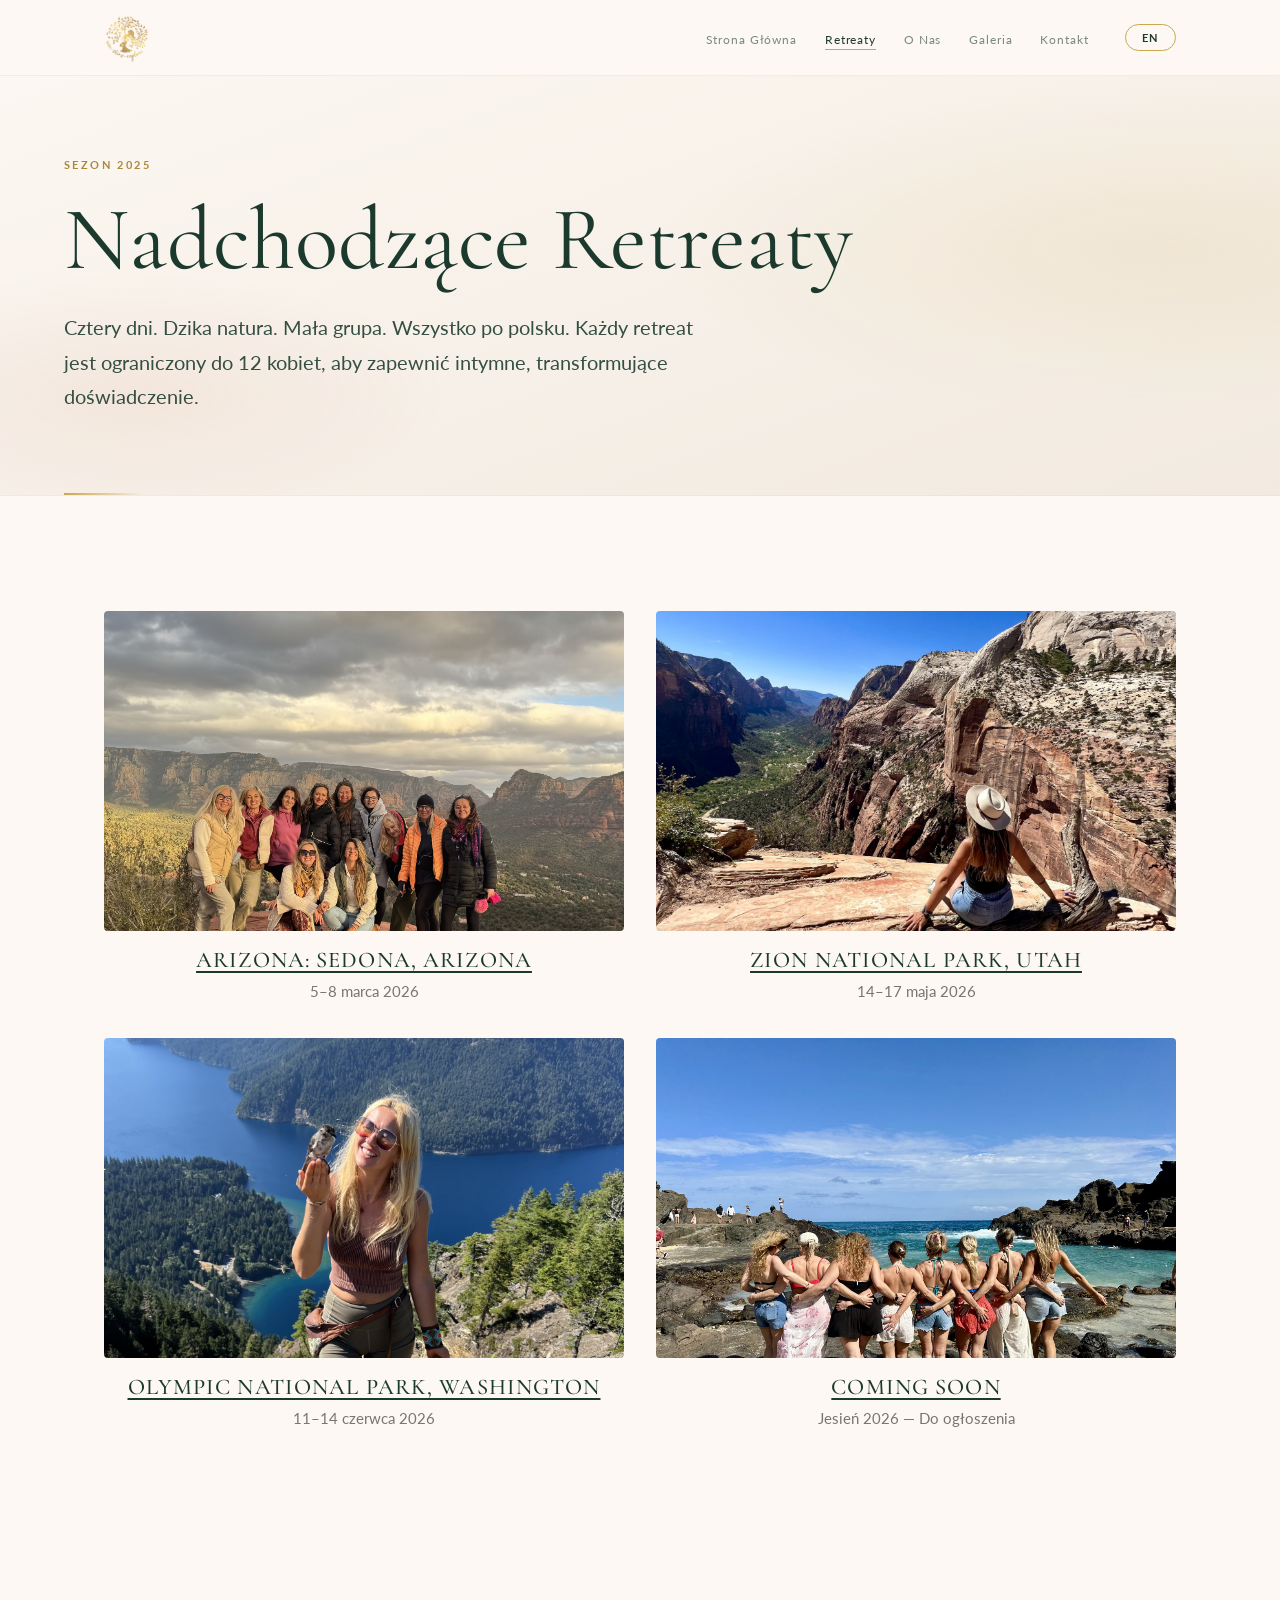
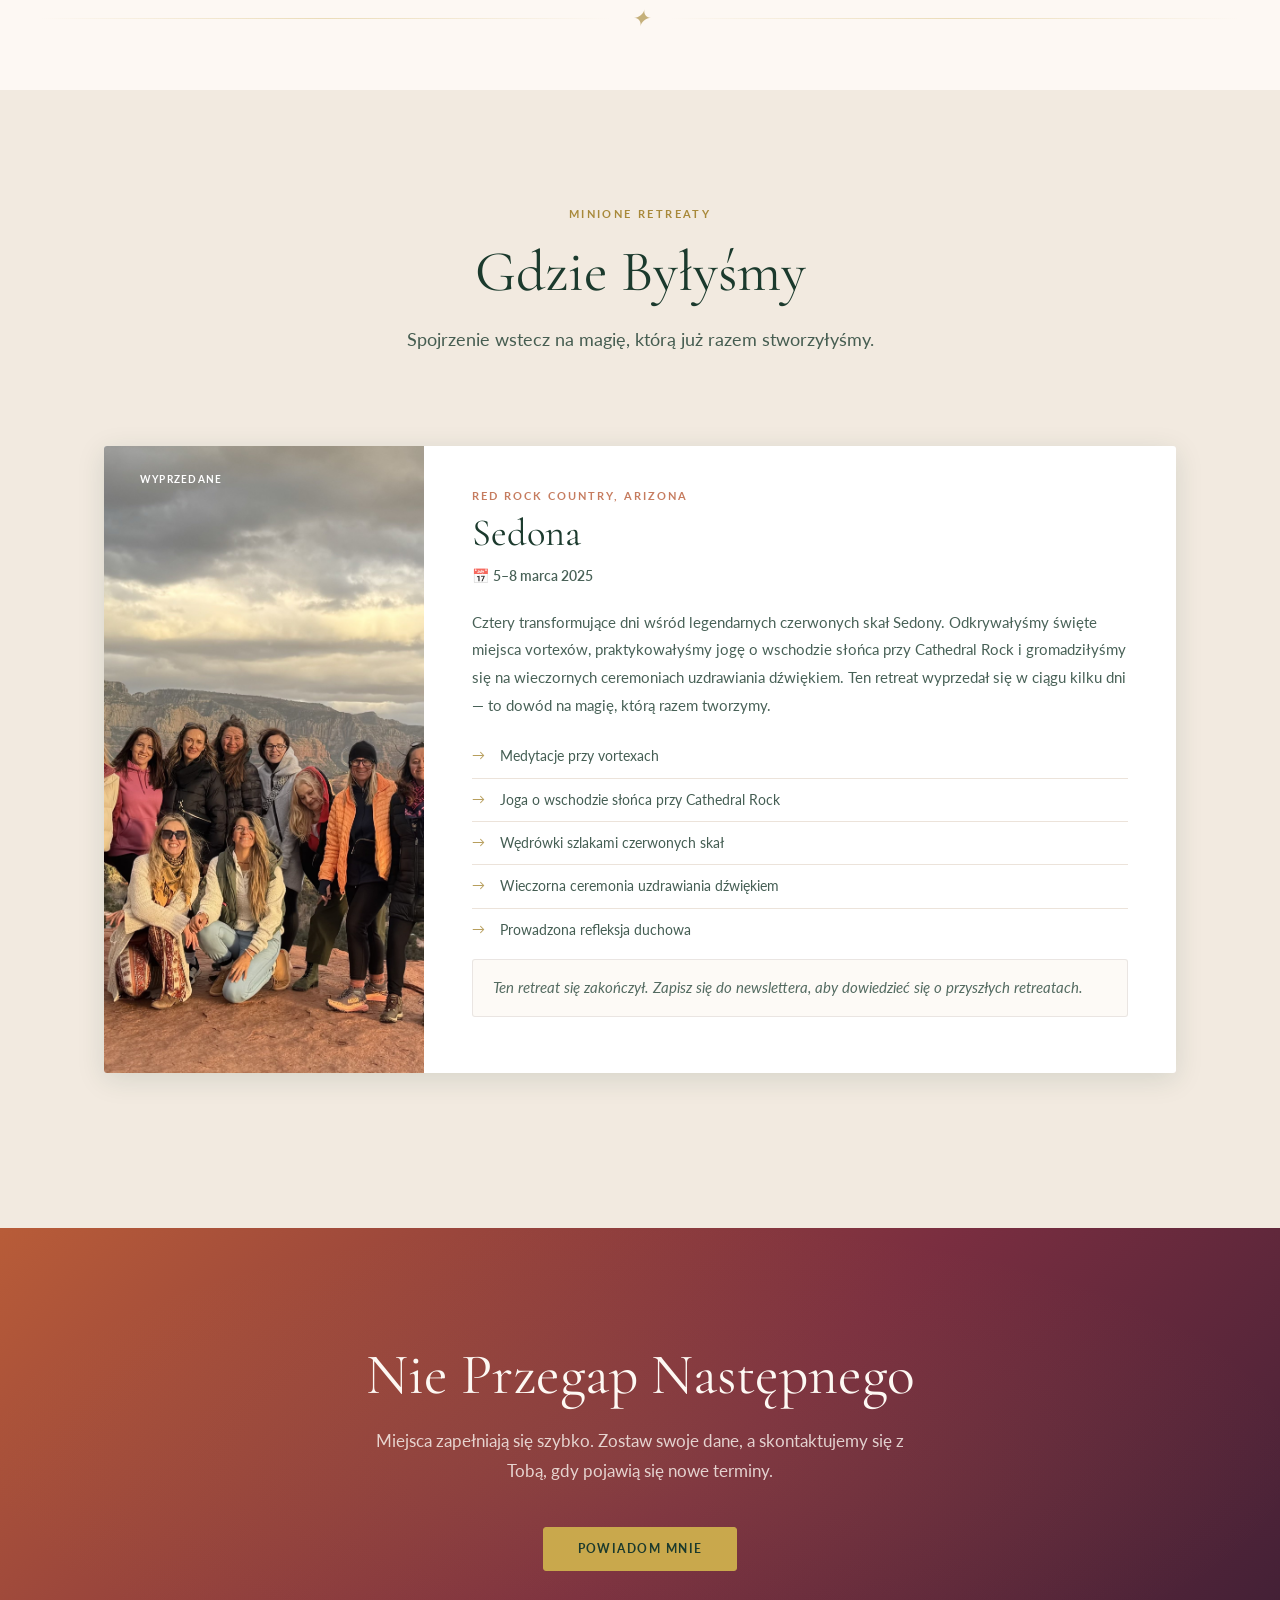
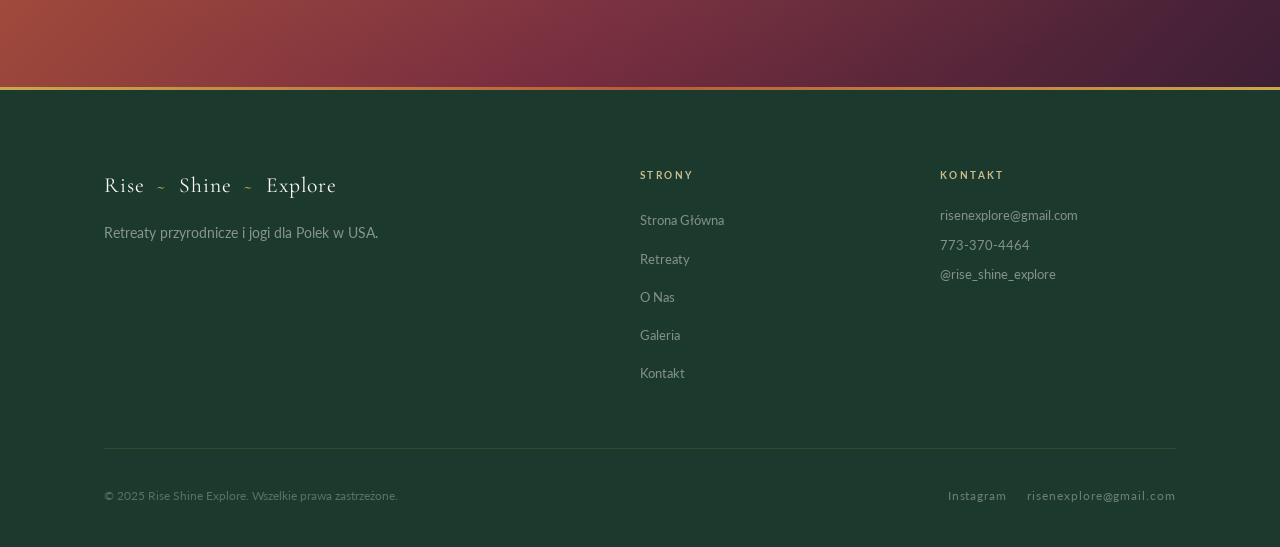
<file: retreats.html>
<!DOCTYPE html>
<html lang="pl">
<head>
  <meta charset="UTF-8">
  <meta name="viewport" content="width=device-width, initial-scale=1.0">
  <title>Retreaty — Rise Shine Explore</title>
  <meta name="description" content="Nadchodzące retreaty przyrodnicze i jogi dla Polek w USA. Sedona, Zion, Olympic i więcej.">
  <link rel="preconnect" href="https://fonts.googleapis.com">
  <link rel="preconnect" href="https://fonts.gstatic.com" crossorigin>
  <link href="https://fonts.googleapis.com/css2?family=Cormorant+Garamond:ital,wght@0,300;0,400;0,500;0,600;1,300;1,400;1,500&family=Lato:wght@300;400;700&display=swap" rel="stylesheet">
  <link rel="stylesheet" href="css/style.css">
  <style>
    /* ---- Retreat detail expand area ---- */
    .retreat-full-card {
      background: #fff;
      border-radius: var(--radius-sm);
      overflow: hidden;
      box-shadow: var(--shadow-md);
      margin-bottom: 40px;
      display: grid;
      grid-template-columns: 320px 1fr;
    }
    .retreat-full-card__image {
      min-height: 320px;
      display: flex;
      align-items: center;
      justify-content: center;
      font-size: 4rem;
      position: relative;
    }
    .retreat-full-card__image .full-badge {
      position: absolute;
      top: 20px;
      left: 20px;
      padding: 5px 16px;
      border-radius: 30px;
      font-size: .65rem;
      font-weight: 700;
      letter-spacing: .12em;
      text-transform: uppercase;
    }
    .retreat-full-card__image .full-badge.badge--soldout { background: var(--brown); color: #fff; }
    .retreat-full-card__body {
      padding: 40px 48px;
      display: flex;
      flex-direction: column;
      justify-content: center;
    }
    .retreat-full-card__body .retreat-card__state { font-size: .7rem; font-weight: 700; letter-spacing: .18em; text-transform: uppercase; color: var(--terracotta); margin-bottom: 6px; }
    .retreat-full-card__body h3 { font-size: clamp(1.8rem,3vw,2.6rem); margin-bottom: 8px; }
    .retreat-full-card__body .date { font-size: .88rem; color: var(--sage-dark); font-weight: 600; margin-bottom: 20px; }
    .retreat-full-card__body p { font-size: .95rem; margin-bottom: 16px; }
    .soldout-notice {
      background: var(--cream);
      border: 1px solid rgba(44,24,16,.12);
      border-radius: var(--radius-sm);
      padding: 14px 20px;
      font-size: .85rem;
      opacity: .75;
      margin-top: 8px;
      font-style: italic;
    }
    @media (max-width: 768px) {
      .retreat-full-card { grid-template-columns: 1fr; }
      .retreat-full-card__image { min-height: 200px; }
      .retreat-full-card__body { padding: 28px 24px; }
    }

    /* ---- Filter tabs ---- */
    .filter-tabs {
      display: flex;
      gap: 8px;
      flex-wrap: wrap;
      margin-bottom: 48px;
    }
    .filter-tab {
      padding: 8px 20px;
      border-radius: 30px;
      font-size: .72rem;
      font-weight: 700;
      letter-spacing: .1em;
      text-transform: uppercase;
      border: 1.5px solid rgba(44,24,16,.16);
      color: var(--brown);
      background: transparent;
      cursor: pointer;
      transition: all var(--transition);
    }
    .filter-tab.active,
    .filter-tab:hover {
      background: var(--terracotta);
      border-color: var(--terracotta);
      color: #fff;
    }
  </style>
</head>
<body>

  <!-- ===== NAV ===== -->
  <nav class="nav" role="navigation">
    <div class="nav__container">
      <a href="index.html" class="nav__logo"><img src="logo.avif" alt="Rise Shine Explore" class="nav__logo-img"></a>
      <ul class="nav__links" id="navLinks">
        <li><a href="index.html"    data-en="Home"     data-pl="Strona Główna">Strona Główna</a></li>
        <li><a href="retreats.html" data-en="Retreats" data-pl="Retreaty">Retreaty</a></li>
        <li><a href="about.html"    data-en="About Us" data-pl="O Nas">O Nas</a></li>
        <li><a href="gallery.html"  data-en="Gallery"  data-pl="Galeria">Galeria</a></li>
        <li><a href="contact.html"  data-en="Contact"  data-pl="Kontakt">Kontakt</a></li>
      </ul>
      <button class="nav__lang" id="langToggle">EN</button>
      <button class="nav__hamburger" id="hamburger" aria-label="Menu" aria-expanded="false">
        <span></span><span></span><span></span>
      </button>
    </div>
  </nav>

  <!-- ===== PAGE HERO ===== -->
  <header class="page-hero">
    <div class="page-hero__inner">
      <span class="eyebrow" data-en="2025 Season" data-pl="Sezon 2025">Sezon 2025</span>
      <h1 data-en="Upcoming Retreats" data-pl="Nadchodzące Retreaty">Nadchodzące Retreaty</h1>
      <p class="lead" data-en="Four days. Wild nature. Small group. All in Polish. Each retreat is limited to 12 women to ensure an intimate, transformative experience." data-pl="Cztery dni. Dzika natura. Mała grupa. Wszystko po polsku. Każdy retreat jest ograniczony do 12 kobiet, aby zapewnić intymne, transformujące doświadczenie.">Cztery dni. Dzika natura. Mała grupa. Wszystko po polsku. Każdy retreat jest ograniczony do 12 kobiet, aby zapewnić intymne, transformujące doświadczenie.</p>
    </div>
  </header>

  <!-- ===== UPCOMING RETREATS (dynamic) ===== -->
  <section class="section" aria-label="Nadchodzące retreaty">
    <div class="container">
      <div class="retreat-grid" id="retreatGrid">
        <!-- Cards injected by main.js -->
        <noscript><p style="text-align:center;padding:40px;">Włącz JavaScript, aby zobaczyć retreaty.</p></noscript>
      </div>
    </div>
  </section>

  <div class="ornamental-divider container">
    <span>✦</span>
  </div>

  <!-- ===== PAST RETREAT: SEDONA ===== -->
  <section class="section section--alt" aria-label="Minione retreaty">
    <div class="container">
      <div class="section-header">
        <span class="eyebrow" data-en="Past Retreats" data-pl="Minione Retreaty">Minione Retreaty</span>
        <h2 data-en="Where We've Been" data-pl="Gdzie Byłyśmy">Gdzie Byłyśmy</h2>
        <p data-en="A look back at the magic we've already created together." data-pl="Spojrzenie wstecz na magię, którą już razem stworzyłyśmy.">Spojrzenie wstecz na magię, którą już razem stworzyłyśmy.</p>
      </div>

      <div class="retreat-full-card">
        <div class="retreat-full-card__image" style="background-image:url('images/sedona1/sedona1-01.jpg');background-size:cover;background-position:center;">
          <span class="full-badge badge--soldout" data-en="Sold Out" data-pl="Wyprzedane">Wyprzedane</span>
        </div>
        <div class="retreat-full-card__body">
          <p class="retreat-card__state" data-en="Red Rock Country, Arizona" data-pl="Red Rock Country, Arizona">Red Rock Country, Arizona</p>
          <h3 data-en="Sedona" data-pl="Sedona">Sedona</h3>
          <p class="date" data-en="📅 March 5–8, 2025" data-pl="📅 5–8 marca 2025">📅 5–8 marca 2025</p>
          <p data-en="Four transformative days among Sedona's legendary red rock formations. We explored sacred vortex sites, practiced sunrise yoga at Cathedral Rock, and gathered for evening sound healing ceremonies. This retreat sold out within days — a testament to the magic we create together." data-pl="Cztery transformujące dni wśród legendarnych czerwonych skał Sedony. Odkrywałyśmy święte miejsca vortexów, praktykowałyśmy jogę o wschodzie słońca przy Cathedral Rock i gromadziłyśmy się na wieczornych ceremoniach uzdrawiania dźwiękiem. Ten retreat wyprzedał się w ciągu kilku dni — to dowód na magię, którą razem tworzymy.">Cztery transformujące dni wśród legendarnych czerwonych skał Sedony. Odkrywałyśmy święte miejsca vortexów, praktykowałyśmy jogę o wschodzie słońca przy Cathedral Rock i gromadziłyśmy się na wieczornych ceremoniach uzdrawiania dźwiękiem. Ten retreat wyprzedał się w ciągu kilku dni — to dowód na magię, którą razem tworzymy.</p>
          <ul class="highlights-list" id="sedonaHighlights">
            <li data-en="Vortex meditation sessions" data-pl="Medytacje przy vortexach">Medytacje przy vortexach</li>
            <li data-en="Sunrise yoga at Cathedral Rock" data-pl="Joga o wschodzie słońca przy Cathedral Rock">Joga o wschodzie słońca przy Cathedral Rock</li>
            <li data-en="Red rock hiking trails" data-pl="Wędrówki szlakami czerwonych skał">Wędrówki szlakami czerwonych skał</li>
            <li data-en="Evening sound healing ceremony" data-pl="Wieczorna ceremonia uzdrawiania dźwiękiem">Wieczorna ceremonia uzdrawiania dźwiękiem</li>
            <li data-en="Guided spiritual reflection" data-pl="Prowadzona refleksja duchowa">Prowadzona refleksja duchowa</li>
          </ul>
          <p class="soldout-notice" data-en="This retreat is complete. Sign up to our newsletter to be notified of future retreats." data-pl="Ten retreat się zakończył. Zapisz się do newslettera, aby dowiedzieć się o przyszłych retreatach.">Ten retreat się zakończył. Zapisz się do newslettera, aby dowiedzieć się o przyszłych retreatach.</p>
        </div>
      </div>
    </div>
  </section>

  <!-- ===== NEWSLETTER CTA ===== -->
  <section class="cta-band">
    <h2 data-en="Don't Miss the Next One" data-pl="Nie Przegap Następnego">Nie Przegap Następnego</h2>
    <p data-en="Spots fill quickly. Leave your details and we'll reach out as soon as new dates open up." data-pl="Miejsca zapełniają się szybko. Zostaw swoje dane, a skontaktujemy się z Tobą, gdy pojawią się nowe terminy.">Miejsca zapełniają się szybko. Zostaw swoje dane, a skontaktujemy się z Tobą, gdy pojawią się nowe terminy.</p>
    <div class="btns">
      <a href="contact.html" class="btn btn--primary" data-en="Get Notified" data-pl="Powiadom Mnie">Powiadom Mnie</a>
    </div>
  </section>

  <!-- ===== FOOTER ===== -->
  <footer class="footer">
    <div class="footer__inner">
      <div class="footer__top">
        <div class="footer__brand">
          <a href="index.html" class="footer__logo">Rise <span class="tilde">~</span> Shine <span class="tilde">~</span> Explore</a>
          <p data-en="Nature and yoga retreats for Polish women in the USA." data-pl="Retreaty przyrodnicze i jogi dla Polek w USA.">Retreaty przyrodnicze i jogi dla Polek w USA.</p>
        </div>
        <div class="footer__col">
          <span class="footer__col-title" data-en="Pages" data-pl="Strony">Strony</span>
          <ul>
            <li><a href="index.html"    data-en="Home"     data-pl="Strona Główna">Strona Główna</a></li>
            <li><a href="retreats.html" data-en="Retreats" data-pl="Retreaty">Retreaty</a></li>
            <li><a href="about.html"    data-en="About Us" data-pl="O Nas">O Nas</a></li>
            <li><a href="gallery.html"  data-en="Gallery"  data-pl="Galeria">Galeria</a></li>
            <li><a href="contact.html"  data-en="Contact"  data-pl="Kontakt">Kontakt</a></li>
          </ul>
        </div>
        <div class="footer__col">
          <span class="footer__col-title" data-en="Contact" data-pl="Kontakt">Kontakt</span>
          <p class="footer__contact-item"><a href="mailto:risenexplore@gmail.com">risenexplore@gmail.com</a></p>
          <p class="footer__contact-item"><a href="tel:+17733704464">773-370-4464</a></p>
          <p class="footer__contact-item"><a href="https://instagram.com/rise_shine_explore" target="_blank" rel="noopener">@rise_shine_explore</a></p>
        </div>
      </div>
      <div class="footer__bottom">
        <p class="footer__copy" data-en="© 2025 Rise Shine Explore. All rights reserved." data-pl="© 2025 Rise Shine Explore. Wszelkie prawa zastrzeżone.">© 2025 Rise Shine Explore. Wszelkie prawa zastrzeżone.</p>
        <div class="footer__social">
          <a href="https://instagram.com/rise_shine_explore" target="_blank" rel="noopener">Instagram</a>
          <a href="mailto:risenexplore@gmail.com">risenexplore@gmail.com</a>
        </div>
      </div>
    </div>
  </footer>

  <script src="js/lang.js"></script>
  <script src="js/main.js"></script>
</body>
</html>
</file>
<file: css/style.css>
/* ============================================================
   Rise Shine Explore — Premium Redesign
   Palette: Forest #1B3A2D · Gold #C9A84C · Blush #E8C4B8
            Terracotta #B85C38 · Cream #FDF8F3 · Plum #3D1F35
   Fonts: Cormorant Garamond (headings) · Lato (body)
   ============================================================ */

/* ---- CSS Variables ---- */
:root {
  --forest:           #1B3A2D;
  --forest-mid:       #2A4A3D;
  --forest-light:     #3D6B58;

  --gold:             #C9A84C;
  --gold-light:       #E8D5A0;
  --gold-pale:        rgba(201, 168, 76, 0.13);
  --gold-dark:        #A8893A;

  --blush:            #E8C4B8;
  --blush-dark:       #D4A090;

  --terracotta:       #B85C38;
  --terracotta-dark:  #8B4228;
  --terracotta-light: #D4875A;

  --cream:            #FDF8F3;
  --cream-dark:       #F2EAE0;
  --cream-deeper:     #E8DDD2;

  --plum:             #3D1F35;
  --plum-light:       #5A3050;
  --plum-pale:        rgba(61, 31, 53, 0.08);

  --white:            #FFFFFF;

  --font-heading: 'Cormorant Garamond', Georgia, serif;
  --font-body:    'Lato', Arial, sans-serif;

  --nav-height:    76px;
  --section-pad:   clamp(72px, 9vw, 136px);
  --container-max: 1200px;
  --container-pad: clamp(20px, 5vw, 64px);

  --shadow-sm:  0 2px 12px rgba(27, 58, 45, .08);
  --shadow-md:  0 6px 28px rgba(27, 58, 45, .13);
  --shadow-lg:  0 12px 56px rgba(27, 58, 45, .18);
  --shadow-xl:  0 24px 80px rgba(27, 58, 45, .24);
  --shadow-gold: 0 8px 32px rgba(201, 168, 76, .28);

  --radius-sm:  3px;
  --radius-md:  10px;
  --radius-lg:  24px;

  --ease-out:    cubic-bezier(0.22, 1, 0.36, 1);
  --ease-smooth: cubic-bezier(0.4, 0, 0.2, 1);
  --transition:  0.35s ease;
}

/* ---- Reset ---- */
*, *::before, *::after { box-sizing: border-box; margin: 0; padding: 0; }
html { font-size: 16px; scroll-behavior: smooth; }
body {
  font-family: var(--font-body);
  color: var(--forest);
  background: var(--cream);
  line-height: 1.7;
  -webkit-font-smoothing: antialiased;
  -moz-osx-font-smoothing: grayscale;
}
img    { max-width: 100%; height: auto; display: block; }
a      { color: inherit; text-decoration: none; }
ul     { list-style: none; }
button { cursor: pointer; border: none; background: none; font-family: inherit; }

/* ---- Typography ---- */
h1, h2, h3, h4, h5, h6 {
  font-family: var(--font-heading);
  font-weight: 400;
  line-height: 1.12;
  color: var(--forest);
}
h1 { font-size: clamp(3rem, 7vw, 6.5rem); }
h2 { font-size: clamp(2.4rem, 4.5vw, 4.2rem); }
h3 { font-size: clamp(1.7rem, 3vw, 2.8rem); }
h4 { font-size: clamp(1.3rem, 2vw, 2rem); }
p  { font-size: 1rem; line-height: 1.82; opacity: .8; }
.lead { font-size: clamp(1.08rem, 1.8vw, 1.22rem); line-height: 1.78; opacity: .88; }

/* ---- Layout ---- */
.container {
  max-width: var(--container-max);
  margin: 0 auto;
  padding: 0 var(--container-pad);
}
.section      { padding: var(--section-pad) 0; }
.section--alt { background: var(--cream-dark); }
.section--dark {
  background: var(--forest);
}
.section--dark h1,
.section--dark h2,
.section--dark h3,
.section--dark h4  { color: var(--cream); }
.section--dark p   { color: var(--cream); opacity: .68; }

.section-header {
  text-align: center;
  max-width: 700px;
  margin: 0 auto clamp(52px, 7vw, 100px);
}
.section-header h2 { margin-bottom: 20px; }
.section-header p  { font-size: 1.1rem; }

.eyebrow {
  display: block;
  font-family: var(--font-body);
  font-size: .68rem;
  font-weight: 700;
  letter-spacing: .22em;
  text-transform: uppercase;
  color: var(--gold-dark);
  margin-bottom: 16px;
}

/* ---- Navigation ---- */
.nav {
  position: fixed;
  inset: 0 0 auto;
  z-index: 1000;
  height: var(--nav-height);
  background: rgba(253, 248, 243, .96);
  backdrop-filter: blur(16px);
  -webkit-backdrop-filter: blur(16px);
  border-bottom: 1px solid rgba(201, 168, 76, .15);
  transition: box-shadow var(--transition);
}
.nav.scrolled {
  box-shadow: 0 4px 32px rgba(27, 58, 45, .16), 0 1px 0 rgba(201,168,76,.18);
}

.nav__container {
  max-width: var(--container-max);
  margin: 0 auto;
  padding: 0 var(--container-pad);
  height: 100%;
  display: flex;
  align-items: center;
  gap: 36px;
}
.nav__logo {
  font-family: var(--font-heading);
  font-size: 1.22rem;
  font-weight: 500;
  letter-spacing: .04em;
  color: var(--forest);
  white-space: nowrap;
  flex-shrink: 0;
  line-height: 1;
}
.nav__logo .tilde { color: var(--gold); margin: 0 6px; font-style: italic; }
.nav__logo-img {
  height: 48px;
  width: auto;
  display: block;
}

.nav__links {
  display: flex;
  align-items: center;
  gap: 28px;
  margin-left: auto;
}
.nav__links a {
  font-size: .78rem;
  letter-spacing: .07em;
  color: var(--forest);
  opacity: .58;
  transition: all var(--transition);
  position: relative;
  padding-bottom: 3px;
}
.nav__links a::after {
  content: '';
  position: absolute;
  bottom: 0;
  left: 0;
  width: 0;
  height: 1px;
  background: var(--gold);
  transition: width var(--transition);
}
.nav__links a:hover,
.nav__links a.active { opacity: 1; color: var(--forest); }
.nav__links a:hover::after,
.nav__links a.active::after { width: 100%; }

.nav__lang {
  font-size: .68rem;
  font-weight: 700;
  letter-spacing: .16em;
  color: var(--forest);
  background: transparent;
  border: 1.5px solid var(--gold);
  padding: 6px 16px;
  border-radius: 30px;
  transition: all var(--transition);
  flex-shrink: 0;
}
.nav__lang:hover {
  background: var(--gold);
  color: var(--forest);
  transform: scale(1.04);
  box-shadow: var(--shadow-gold);
}

.nav__hamburger {
  display: none;
  flex-direction: column;
  justify-content: center;
  gap: 5px;
  padding: 4px;
  width: 32px;
  height: 32px;
}
.nav__hamburger span {
  display: block;
  width: 22px;
  height: 1.5px;
  background: var(--forest);
  border-radius: 2px;
  transition: transform var(--transition), opacity var(--transition);
}
.nav__hamburger.open span:nth-child(1) { transform: translateY(6.5px) rotate(45deg); }
.nav__hamburger.open span:nth-child(2) { opacity: 0; transform: scaleX(0); }
.nav__hamburger.open span:nth-child(3) { transform: translateY(-6.5px) rotate(-45deg); }

/* ---- Hero ---- */
.hero {
  min-height: 100svh;
  padding-top: var(--nav-height);
  display: flex;
  align-items: center;
  position: relative;
  overflow: hidden;
  background:
    radial-gradient(ellipse 70% 50% at 15% 85%, rgba(201,168,76,.14) 0%, transparent 55%),
    radial-gradient(ellipse 60% 60% at 85% 15%, rgba(201,168,76,.10) 0%, transparent 50%),
    linear-gradient(158deg, rgba(27,58,45,0.64) 0%, rgba(37,62,53,0.56) 35%, rgba(61,31,53,0.70) 70%, rgba(44,21,40,0.74) 100%),
    url("../images/oahu/oahu-01.jpg") center/cover no-repeat;
}
.hero::before {
  content: '';
  position: absolute;
  inset: 0;
  background-image:
    radial-gradient(circle at 25% 35%, rgba(201,168,76,.06) 0 1px, transparent 1px),
    radial-gradient(circle at 75% 65%, rgba(201,168,76,.06) 0 1px, transparent 1px);
  background-size: 60px 60px, 80px 80px;
  pointer-events: none;
}
.hero::after {
  content: '';
  position: absolute;
  bottom: 0;
  left: 0;
  right: 0;
  height: 160px;
  background: linear-gradient(transparent, rgba(27,58,45,.06));
  pointer-events: none;
}

.hero__content {
  position: relative;
  z-index: 1;
  padding: 80px var(--container-pad) 110px;
  max-width: var(--container-max);
  margin: 0 auto;
  width: 100%;
}

.hero__eyebrow {
  display: block;
  font-size: .68rem;
  font-weight: 700;
  letter-spacing: .28em;
  text-transform: uppercase;
  color: var(--gold-light);
  margin-bottom: 0;
  opacity: .9;
}
/* Gold line under eyebrow */
.hero__eyebrow::after {
  content: '';
  display: block;
  width: 56px;
  height: 1px;
  background: var(--gold);
  margin-top: 14px;
  margin-bottom: 28px;
  opacity: .7;
}

/* Staggered cinematic title */
.hero__title {
  font-family: var(--font-heading);
  color: var(--cream);
  line-height: 1;
  margin-bottom: 28px;
  max-width: 900px;
}
.hero__title .line { display: block; }
.hero__title .line--italic {
  font-style: italic;
  font-weight: 300;
  font-size: clamp(3.8rem, 8vw, 7.2rem);
  color: var(--gold-light);
  opacity: .95;
}
.hero__title .line--bold {
  font-style: normal;
  font-weight: 600;
  font-size: clamp(5.2rem, 11vw, 10.5rem);
  color: var(--cream);
  letter-spacing: -.01em;
  line-height: .92;
}
.hero__title .line--light {
  font-style: italic;
  font-weight: 300;
  font-size: clamp(3.2rem, 7vw, 6.2rem);
  color: var(--blush);
  opacity: .88;
}

.hero__tagline {
  font-family: var(--font-heading);
  font-size: clamp(1.1rem, 2.2vw, 1.6rem);
  color: var(--gold-light);
  font-style: italic;
  margin-bottom: 22px;
  opacity: .8;
  letter-spacing: .04em;
}
.hero__desc {
  max-width: 500px;
  color: var(--cream);
  opacity: .65;
  font-size: 1rem;
  margin-bottom: 52px;
  line-height: 1.82;
}
.hero__actions { display: flex; gap: 16px; flex-wrap: wrap; }

.hero__scroll {
  position: absolute;
  bottom: 44px;
  left: 50%;
  transform: translateX(-50%);
  display: flex;
  flex-direction: column;
  align-items: center;
  gap: 8px;
  color: rgba(201,168,76,.45);
  font-size: .6rem;
  letter-spacing: .2em;
  text-transform: uppercase;
  animation: scrollBounce 2.2s ease-in-out infinite;
}
.hero__scroll::after {
  content: '';
  width: 1px;
  height: 44px;
  background: linear-gradient(to bottom, rgba(201,168,76,.3), transparent);
}
@keyframes scrollBounce {
  0%, 100% { transform: translateX(-50%) translateY(0); }
  50%       { transform: translateX(-50%) translateY(8px); }
}

/* ---- Buttons ---- */
.btn {
  display: inline-flex;
  align-items: center;
  gap: 10px;
  padding: 15px 34px;
  font-family: var(--font-body);
  font-size: .76rem;
  font-weight: 700;
  letter-spacing: .12em;
  text-transform: uppercase;
  border-radius: var(--radius-sm);
  transition: all var(--transition);
  cursor: pointer;
  border: 1.5px solid transparent;
  line-height: 1;
}

/* Gold primary — main CTA */
.btn--primary {
  background: var(--gold);
  color: var(--forest);
  border-color: var(--gold);
}
.btn--primary:hover {
  background: var(--gold-dark);
  border-color: var(--gold-dark);
  transform: translateY(-3px);
  box-shadow: var(--shadow-gold);
}

/* Gold outline — on dark backgrounds */
.btn--outline {
  background: transparent;
  color: var(--gold-light);
  border-color: rgba(201, 168, 76, .5);
}
.btn--outline:hover {
  background: rgba(201,168,76,.12);
  border-color: var(--gold);
  color: var(--gold-light);
  transform: translateY(-3px);
}

/* Forest outline — on light backgrounds */
.btn--outline-brown {
  background: transparent;
  color: var(--forest);
  border-color: rgba(27, 58, 45, .35);
}
.btn--outline-brown:hover {
  background: var(--forest);
  color: var(--cream);
  transform: translateY(-3px);
  box-shadow: var(--shadow-md);
}

/* Sage / forest fill — kept for variety */
.btn--sage {
  background: var(--forest);
  color: var(--cream);
  border-color: var(--forest);
}
.btn--sage:hover {
  background: var(--forest-mid);
  transform: translateY(-3px);
  box-shadow: var(--shadow-md);
}

/* Terracotta ghost — on light backgrounds */
.btn--ghost {
  background: transparent;
  color: var(--terracotta);
  border-color: var(--terracotta);
}
.btn--ghost:hover {
  background: var(--terracotta);
  color: var(--white);
  transform: translateY(-3px);
  box-shadow: 0 8px 24px rgba(184,92,56,.32);
}

.btn:disabled,
.btn[aria-disabled="true"] {
  opacity: .38;
  pointer-events: none;
  transform: none !important;
  box-shadow: none !important;
}

/* ---- Intro Strip ---- */
.intro-strip {
  background: var(--gold);
  padding: 38px 0;
  text-align: center;
  overflow: hidden;
  position: relative;
}
.intro-strip::before {
  content: '';
  position: absolute;
  inset: 0;
  background: linear-gradient(90deg, transparent 0%, rgba(253,248,243,.12) 50%, transparent 100%);
  pointer-events: none;
}
.intro-strip__text {
  font-family: var(--font-heading);
  font-size: clamp(1.5rem, 3.5vw, 2.8rem);
  color: var(--forest);
  font-style: italic;
  letter-spacing: .06em;
  position: relative;
  z-index: 1;
}
.intro-strip__text .dot { opacity: .45; margin: 0 16px; font-style: normal; }

/* ---- Pillars ---- */
.pillars {
  display: grid;
  grid-template-columns: repeat(3, 1fr);
}
.pillar {
  padding: clamp(52px, 6vw, 88px) clamp(36px, 4vw, 60px);
  text-align: center;
  background: var(--white);
  border-top: 4px solid var(--gold);
  border-right: 1px solid rgba(201,168,76,.14);
  box-shadow: var(--shadow-sm);
  transition: all var(--transition);
  position: relative;
  overflow: hidden;
}
.pillar:last-child { border-right: none; }
.pillar:hover {
  transform: translateY(-8px);
  box-shadow: var(--shadow-lg);
  z-index: 2;
}

/* Watermark letter — per pillar class */
.pillar--rise::before,
.pillar--shine::before,
.pillar--explore::before {
  position: absolute;
  top: 50%;
  left: 50%;
  transform: translate(-50%, -50%);
  font-family: var(--font-heading);
  font-size: 10rem;
  font-style: italic;
  font-weight: 700;
  color: var(--gold);
  opacity: .08;
  line-height: 1;
  pointer-events: none;
  user-select: none;
}
.pillar--rise::before    { content: 'R'; }
.pillar--shine::before   { content: 'S'; }
.pillar--explore::before { content: 'E'; }

.pillar__letter {
  font-family: var(--font-heading);
  font-size: clamp(3.5rem, 5vw, 5.5rem);
  font-style: italic;
  font-weight: 300;
  line-height: 1;
  margin-bottom: 8px;
  display: block;
  position: relative;
}
.pillar--rise    .pillar__letter { color: var(--terracotta); }
.pillar--shine   .pillar__letter { color: var(--gold-dark); }
.pillar--explore .pillar__letter { color: var(--forest); }

.pillar__word {
  font-family: var(--font-heading);
  font-size: clamp(1.2rem, 1.8vw, 1.7rem);
  font-weight: 500;
  letter-spacing: .1em;
  text-transform: uppercase;
  margin-bottom: 20px;
  display: block;
  position: relative;
  color: var(--forest);
}
.pillar p { font-size: .92rem; max-width: 260px; margin: 0 auto; position: relative; }

/* ---- Feature Block ---- */
.feature {
  display: grid;
  grid-template-columns: 1fr 1fr;
  min-height: 560px;
}
.feature--reverse { direction: rtl; }
.feature--reverse > * { direction: ltr; }

.feature__visual {
  overflow: hidden;
  min-height: 420px;
  position: relative;
}
.feature__visual::after {
  content: none;
}
.feature__placeholder {
  width: 100%;
  height: 100%;
  min-height: 420px;
  display: flex;
  align-items: center;
  justify-content: center;
}
.feature__placeholder svg { opacity: .18; }
.feature__content {
  display: flex;
  flex-direction: column;
  justify-content: center;
  padding: clamp(52px, 6vw, 100px) clamp(44px, 5vw, 84px);
  background: var(--cream-dark);
}
.feature__content h2 { margin-bottom: 24px; }
.feature__content p  { margin-bottom: 14px; }
.feature__content .btn { align-self: flex-start; margin-top: 32px; }

/* ---- Retreat Cards ---- */
.retreat-grid {
  display: grid;
  grid-template-columns: repeat(2, 1fr);
  gap: 32px;
}
.retreat-grid > article:last-child:nth-child(odd) {
  grid-column: 1 / -1;
  max-width: calc(50% - 16px);
}
.retreat-card {
  background: none;
  box-shadow: none;
  border: none;
  padding: 0;
  cursor: pointer;
}
.retreat-card::before { content: none; }

.retreat-card__image {
  width: 100%;
  height: 320px;
  overflow: hidden;
  border-radius: 4px;
}
.retreat-card__image img {
  width: 100%;
  height: 100%;
  object-fit: cover;
  object-position: top;
  display: block;
  transition: transform 0.4s ease;
}
.retreat-card__image .retreat-card__icon {
  display: none;
}
.retreat-card:hover .retreat-card__image img {
  transform: scale(1.04);
}

.retreat-card__info {
  padding: 16px 0 0;
  text-align: center;
}
.retreat-card__title {
  font-family: var(--font-heading);
  font-size: 1.4rem;
  color: var(--forest);
  text-transform: uppercase;
  letter-spacing: .05em;
  text-decoration: underline;
  text-underline-offset: 4px;
  margin-bottom: 6px;
  font-weight: 500;
}
.retreat-card__date {
  font-family: var(--font-body);
  font-size: .95rem;
  color: #555;
  font-weight: 400;
}

/* ---- Quote Section ---- */
.quote-section {
  padding: var(--section-pad) var(--container-pad);
  background: var(--plum);
  text-align: center;
  position: relative;
  overflow: hidden;
}
.quote-section::before {
  content: '';
  position: absolute;
  inset: 0;
  background:
    radial-gradient(ellipse 90% 80% at 50% 50%, rgba(201,168,76,.08) 0%, transparent 65%),
    radial-gradient(ellipse 60% 40% at 10% 90%, rgba(201,168,76,.06) 0%, transparent 50%);
  pointer-events: none;
}
/* Large decorative opening quote */
.quote-section blockquote {
  font-family: var(--font-heading);
  font-size: clamp(1.9rem, 4.5vw, 3.2rem);
  color: var(--cream);
  font-style: italic;
  font-weight: 300;
  max-width: 860px;
  margin: 0 auto 32px;
  line-height: 1.4;
  position: relative;
  z-index: 1;
  padding: 0 20px;
}
.quote-section blockquote::before {
  content: '\201C';
  font-size: 9rem;
  color: var(--gold);
  opacity: .35;
  position: absolute;
  top: -32px;
  left: -10px;
  line-height: 1;
  font-family: var(--font-heading);
  pointer-events: none;
}
.quote-section blockquote::after {
  content: '\201D';
  font-size: 9rem;
  color: var(--gold);
  opacity: .35;
  position: absolute;
  bottom: -60px;
  right: -10px;
  line-height: 1;
  font-family: var(--font-heading);
  pointer-events: none;
}
.quote-section cite {
  font-size: .68rem;
  color: var(--gold-light);
  letter-spacing: .24em;
  text-transform: uppercase;
  font-style: normal;
  position: relative;
  z-index: 1;
  opacity: .85;
}
.quote-section cite::before {
  content: '— ';
  opacity: .6;
}

/* ---- CTA Band ---- */
.cta-band {
  padding: var(--section-pad) var(--container-pad);
  text-align: center;
  background: linear-gradient(135deg, var(--terracotta) 0%, #7A2E40 55%, var(--plum) 100%);
  position: relative;
  overflow: hidden;
}
.cta-band::before {
  content: '';
  position: absolute;
  inset: 0;
  background: radial-gradient(ellipse 80% 80% at 50% 50%, rgba(201,168,76,.1) 0%, transparent 65%);
  pointer-events: none;
}
.cta-band h2 {
  color: var(--cream);
  margin-bottom: 18px;
  position: relative;
  z-index: 1;
}
.cta-band p {
  max-width: 540px;
  margin: 0 auto 40px;
  font-size: 1.06rem;
  color: var(--cream);
  opacity: .8;
  position: relative;
  z-index: 1;
}
.cta-band .btns { display: flex; gap: 16px; justify-content: center; flex-wrap: wrap; position: relative; z-index: 1; }

/* ---- Page Hero ---- */
.page-hero {
  padding: calc(var(--nav-height) + 80px) var(--container-pad) 80px;
  background:
    radial-gradient(ellipse 70% 60% at 90% 50%, rgba(201,168,76,.12) 0%, transparent 55%),
    radial-gradient(ellipse 50% 50% at 10% 80%, rgba(184,92,56,.08) 0%, transparent 50%),
    linear-gradient(160deg, var(--cream) 0%, var(--cream-dark) 100%);
  border-bottom: 1px solid rgba(201,168,76,.18);
  position: relative;
}
.page-hero::after {
  content: '';
  position: absolute;
  bottom: 0;
  left: var(--container-pad);
  width: 80px;
  height: 2px;
  background: linear-gradient(to right, var(--gold), transparent);
}
.page-hero__inner { max-width: var(--container-max); margin: 0 auto; }
.page-hero h1 { margin-bottom: 20px; }
.page-hero .lead { max-width: 640px; }

/* ---- Ornamental Divider ---- */
.ornamental-divider {
  display: flex;
  align-items: center;
  gap: 20px;
  padding: 52px 0;
}
.ornamental-divider::before,
.ornamental-divider::after {
  content: '';
  flex: 1;
  height: 1px;
  background: linear-gradient(to right, transparent, rgba(201,168,76,.35), transparent);
}
.ornamental-divider span {
  color: var(--gold-dark);
  font-family: var(--font-heading);
  font-size: 1.4rem;
  font-style: italic;
  opacity: .65;
  white-space: nowrap;
}

/* ---- Brand Story ---- */
.brand-story { max-width: 860px; margin: 0 auto; }
.brand-pillar { margin-bottom: 68px; display: grid; grid-template-columns: 88px 1fr; gap: 36px; align-items: start; }
.brand-pillar__letter {
  font-family: var(--font-heading);
  font-size: 6rem;
  font-style: italic;
  font-weight: 300;
  line-height: .88;
  color: var(--terracotta);
}
.brand-pillar--shine .brand-pillar__letter  { color: var(--gold-dark); }
.brand-pillar--explore .brand-pillar__letter { color: var(--forest); }

.brand-pillar__title {
  font-family: var(--font-heading);
  font-size: 2.1rem;
  font-weight: 500;
  letter-spacing: .08em;
  text-transform: uppercase;
  margin-bottom: 14px;
  color: var(--forest);
}
.brand-pillar__desc { font-size: 1.02rem; line-height: 1.82; }

.signature {
  text-align: center;
  padding: 52px 0 0;
  border-top: 1px solid rgba(201,168,76,.22);
}
.signature__text {
  font-family: var(--font-heading);
  font-size: clamp(2rem, 4.5vw, 3.4rem);
  font-style: italic;
  color: var(--forest);
  font-weight: 300;
}
.signature__sub {
  font-size: .72rem;
  letter-spacing: .2em;
  text-transform: uppercase;
  opacity: .48;
  margin-top: 12px;
  display: block;
  color: var(--forest);
}

/* ---- Team Cards ---- */
.team-grid {
  display: grid;
  grid-template-columns: repeat(auto-fill, minmax(320px, 1fr));
  gap: 52px;
}
.team-card { text-align: center; }
.team-card__avatar {
  width: 168px;
  height: 168px;
  border-radius: 50%;
  margin: 0 auto 28px;
  overflow: hidden;
  border: 4px solid var(--gold);
  box-shadow: var(--shadow-lg), 0 0 0 8px rgba(201,168,76,.1);
  position: relative;
  transition: all var(--transition);
}
.team-card:hover .team-card__avatar {
  box-shadow: var(--shadow-xl), 0 0 0 12px rgba(201,168,76,.14);
  transform: translateY(-4px);
}
.team-card__avatar-inner {
  width: 100%;
  height: 100%;
  display: flex;
  align-items: center;
  justify-content: center;
}
.team-card__avatar-inner img {
  width: 100%;
  height: 100%;
  object-fit: cover;
  object-position: center top;
  display: block;
}
.team-card__initials {
  font-family: var(--font-heading);
  font-size: 2.8rem;
  font-style: italic;
  color: rgba(253,248,243,.75);
  font-weight: 300;
  letter-spacing: .06em;
  user-select: none;
}
.team-card__name {
  font-family: var(--font-heading);
  font-size: clamp(1.7rem, 2.5vw, 2.1rem);
  margin-bottom: 6px;
  color: var(--forest);
}
.team-card__role {
  font-size: .66rem;
  font-weight: 700;
  letter-spacing: .2em;
  text-transform: uppercase;
  color: var(--gold-dark);
  margin-bottom: 10px;
  display: block;
}
.team-card__location {
  font-size: .82rem;
  color: var(--forest-light);
  margin-bottom: 18px;
  display: flex;
  align-items: center;
  justify-content: center;
  gap: 6px;
  opacity: .8;
}
.team-card__location svg { flex-shrink: 0; }
.team-card__bio { font-size: .92rem; line-height: 1.8; max-width: 340px; margin: 0 auto; }

/* ---- Gallery ---- */
.gallery-notice {
  background: var(--cream-dark);
  border-left: 3px solid var(--gold);
  padding: 18px 24px;
  border-radius: 0 var(--radius-sm) var(--radius-sm) 0;
  margin-bottom: 40px;
}
.gallery-notice p { font-size: .92rem; opacity: .8; }

.gallery-grid {
  display: grid;
  grid-template-columns: repeat(4, 1fr);
  grid-auto-rows: 240px;
  gap: 10px;
}
.gallery-item {
  position: relative;
  overflow: hidden;
  border-radius: var(--radius-sm);
  cursor: pointer;
}
.gallery-item.span-2 { grid-column: span 2; }
.gallery-item.tall   { grid-row: span 2; }

.gallery-item__bg {
  width: 100%;
  height: 100%;
  display: flex;
  align-items: center;
  justify-content: center;
  background-size: cover;
  background-position: top;
  transition: transform .65s var(--ease-out);
}
.gallery-item__bg img {
  width: 100%;
  height: 100%;
  object-fit: cover;
  object-position: top;
  display: block;
}
.gallery-item:hover .gallery-item__bg { transform: scale(1.06); }
.gallery-item__icon { font-size: 2.8rem; opacity: .18; }

.gallery-item__overlay {
  position: absolute;
  inset: 0;
  background: transparent;
  transition: background var(--transition);
}
.gallery-item:hover .gallery-item__overlay { background: rgba(27,58,45,.18); }

.gallery-item__label {
  position: absolute;
  bottom: 0;
  left: 0;
  right: 0;
  padding: 24px 16px 14px;
  background: linear-gradient(transparent, rgba(27,58,45,.65));
  color: rgba(253,248,243,.92);
  font-size: .66rem;
  font-weight: 700;
  letter-spacing: .16em;
  text-transform: uppercase;
}

/* ---- Contact ---- */
.contact-layout {
  display: grid;
  grid-template-columns: 1fr 1.1fr;
  gap: clamp(40px, 8vw, 96px);
  align-items: start;
}
.contact-info__heading {
  font-family: var(--font-heading);
  font-size: clamp(1.6rem, 2.5vw, 2.2rem);
  margin-bottom: 14px;
  color: var(--forest);
}
.contact-info__intro { margin-bottom: 40px; font-size: 1.02rem; }

.contact-info__item {
  display: flex;
  align-items: flex-start;
  gap: 18px;
  margin-bottom: 24px;
}
.contact-info__icon {
  width: 46px;
  height: 46px;
  border-radius: 50%;
  background: var(--cream-deeper);
  border: 1px solid rgba(201,168,76,.28);
  display: flex;
  align-items: center;
  justify-content: center;
  flex-shrink: 0;
  color: var(--gold-dark);
  font-size: 1.1rem;
  transition: all var(--transition);
}
.contact-info__item:hover .contact-info__icon {
  background: var(--gold);
  border-color: var(--gold);
  color: var(--forest);
}
.contact-info__text { padding-top: 4px; }
.contact-info__text strong {
  display: block;
  font-size: .65rem;
  font-weight: 700;
  letter-spacing: .18em;
  text-transform: uppercase;
  color: var(--gold-dark);
  margin-bottom: 4px;
}
.contact-info__text span { font-size: .92rem; opacity: .8; line-height: 1.65; }
.contact-info__text a { transition: color var(--transition); opacity: .8; font-size: .92rem; }
.contact-info__text a:hover { color: var(--terracotta); opacity: 1; }

/* ---- Form ---- */
.form-wrap {
  background: var(--white);
  padding: clamp(32px, 5vw, 56px);
  border-radius: var(--radius-md);
  box-shadow: var(--shadow-lg);
  border-top: 4px solid var(--gold);
}
.form-wrap h3 { margin-bottom: 8px; color: var(--forest); }
.form-wrap .form-intro { font-size: .92rem; margin-bottom: 32px; opacity: .7; }

.form__group { margin-bottom: 22px; }
.form__label {
  display: block;
  font-size: .65rem;
  font-weight: 700;
  letter-spacing: .16em;
  text-transform: uppercase;
  color: var(--forest);
  margin-bottom: 8px;
  opacity: .7;
}
.form__input,
.form__textarea,
.form__select {
  width: 100%;
  padding: 13px 16px;
  border: 1.5px solid rgba(27, 58, 45, .16);
  border-radius: var(--radius-sm);
  font-family: var(--font-body);
  font-size: .95rem;
  color: var(--forest);
  background: var(--cream);
  outline: none;
  transition: all var(--transition);
  -webkit-appearance: none;
}
.form__input:focus,
.form__textarea:focus,
.form__select:focus {
  border-color: var(--gold);
  background: var(--white);
  box-shadow: 0 0 0 3px rgba(201,168,76,.14);
}
.form__input::placeholder,
.form__textarea::placeholder { opacity: .36; color: var(--forest); }
.form__textarea { min-height: 130px; resize: vertical; }
.form__row { display: grid; grid-template-columns: 1fr 1fr; gap: 16px; }
.form__submit { width: 100%; padding: 17px; margin-top: 8px; font-size: .8rem; }
.form__note { font-size: .76rem; opacity: .44; text-align: center; margin-top: 16px; line-height: 1.6; }

/* ---- Instagram CTA ---- */
.instagram-cta {
  text-align: center;
  padding: 80px var(--container-pad);
  background: var(--cream-dark);
}
.instagram-cta .eyebrow { margin-bottom: 10px; }
.instagram-cta h2 { margin-bottom: 16px; }
.instagram-cta p { max-width: 520px; margin: 0 auto 20px; }
.instagram-cta__handle {
  font-family: var(--font-heading);
  font-size: clamp(2.2rem, 5vw, 4rem);
  color: var(--terracotta);
  font-style: italic;
  display: block;
  margin: 8px 0 28px;
  transition: all var(--transition);
  letter-spacing: .02em;
}
.instagram-cta__handle:hover {
  color: var(--gold-dark);
  transform: scale(1.02);
}

/* ---- Highlights List ---- */
.highlights-list { margin: 0; }
.highlights-list li {
  padding: 10px 0 10px 28px;
  position: relative;
  font-size: .9rem;
  opacity: .82;
  border-bottom: 1px solid var(--cream-deeper);
  line-height: 1.55;
  color: var(--forest);
  transition: all var(--transition);
}
.highlights-list li:last-child { border-bottom: none; }
.highlights-list li::before {
  content: '→';
  position: absolute;
  left: 0;
  color: var(--gold-dark);
  font-size: .82rem;
}
.highlights-list li:hover { opacity: 1; padding-left: 36px; }

/* ---- Status Band ---- */
.status-band {
  padding: 14px 24px;
  font-size: .8rem;
  font-weight: 700;
  letter-spacing: .1em;
  text-align: center;
}
.status-band--soldout  { background: #C0392B; color: #fff; }
.status-band--upcoming { background: var(--gold); color: var(--forest); }
.status-band--waitlist { background: var(--blush); color: var(--forest); }

/* ---- Footer ---- */
.footer {
  background: var(--forest);
  color: var(--cream);
  padding: 80px 0 40px;
  position: relative;
}
.footer::before {
  content: '';
  position: absolute;
  top: 0;
  left: 0;
  right: 0;
  height: 3px;
  background: linear-gradient(90deg, var(--gold) 0%, var(--terracotta) 50%, var(--gold) 100%);
}
.footer__inner {
  max-width: var(--container-max);
  margin: 0 auto;
  padding: 0 var(--container-pad);
}
.footer__top {
  display: grid;
  grid-template-columns: 2fr 1fr 1fr;
  gap: 64px;
  padding-bottom: 52px;
  border-bottom: 1px solid rgba(201,168,76,.12);
  margin-bottom: 36px;
}
.footer__logo {
  font-family: var(--font-heading);
  font-size: 1.35rem;
  color: var(--cream);
  display: block;
  margin-bottom: 18px;
  letter-spacing: .04em;
}
.footer__logo .tilde { color: var(--gold); margin: 0 6px; font-style: italic; }
.footer__brand p { font-size: .87rem; opacity: .48; color: var(--cream); max-width: 300px; line-height: 1.78; }

.footer__col-title {
  font-family: var(--font-body);
  font-size: .62rem;
  font-weight: 700;
  letter-spacing: .24em;
  text-transform: uppercase;
  color: var(--gold-light);
  margin-bottom: 22px;
  display: block;
  opacity: .85;
}
.footer__col ul li { margin-bottom: 11px; }
.footer__col ul li a {
  font-size: .84rem;
  opacity: .46;
  color: var(--cream);
  transition: all var(--transition);
}
.footer__col ul li a:hover { opacity: 1; color: var(--gold-light); padding-left: 4px; }

.footer__contact-item {
  font-size: .84rem;
  opacity: .46;
  color: var(--cream);
  margin-bottom: 9px;
  line-height: 1.5;
  transition: opacity var(--transition);
}
.footer__contact-item a { color: var(--cream); transition: all var(--transition); }
.footer__contact-item a:hover { color: var(--gold-light); opacity: 1; }

.footer__bottom {
  display: flex;
  justify-content: space-between;
  align-items: center;
  gap: 20px;
  flex-wrap: wrap;
}
.footer__copy { font-size: .74rem; opacity: .28; color: var(--cream); }
.footer__social { display: flex; gap: 20px; }
.footer__social a {
  font-size: .74rem;
  opacity: .36;
  color: var(--cream);
  letter-spacing: .08em;
  transition: all var(--transition);
}
.footer__social a:hover { opacity: 1; color: var(--gold-light); }

/* ---- Gradient Placeholders — updated to new palette ---- */
.grad-hero    { background: linear-gradient(135deg, #1B3A2D 0%, #2A4A3D 45%, #3D1F35 100%); }
.grad-sedona  { background: linear-gradient(135deg, #B85C38 0%, #E8916A 40%, #8B3A0E 100%); }
.grad-zion    { background: linear-gradient(135deg, #D4875A 0%, #B85C38 45%, #8B5E38 100%); }
.grad-olympic { background: linear-gradient(135deg, #1B3A2D 0%, #3D6B58 55%, #2A4A3D 100%); }
.grad-tba     { background: linear-gradient(135deg, #3D1F35 0%, #5A3050 40%, #1B3A2D 100%); }
.grad-asia       { background: linear-gradient(135deg, #B85C38 0%, #D4875A 100%); }
.grad-magdalena  { background: linear-gradient(135deg, #1B3A2D 0%, #3D6B58 100%); }
.grad-ela        { background: linear-gradient(135deg, #B85C38 25%, #3D1F35 100%); }

/* Gallery gradients — warmed up */
.grad-g1 { background: linear-gradient(135deg, #8B3A0E 0%, #D4875A 50%, #B85C38 100%); }
.grad-g2 { background: linear-gradient(135deg, #B85C38 0%, #D4956A 60%, #8B4513 100%); }
.grad-g3 { background: linear-gradient(135deg, #7A2A0A 0%, #B85C38 50%, #E0A882 100%); }
.grad-g4 { background: linear-gradient(135deg, #D4875A 0%, #B85C38 50%, #C47850 100%); }
.grad-g5 { background: linear-gradient(135deg, #C4875A 0%, #B85C38 40%, #8B6347 100%); }
.grad-g6 { background: linear-gradient(135deg, #B85C38 0%, #D4875A 60%, #C47850 100%); }
.grad-g7 { background: linear-gradient(135deg, #1B3A2D 0%, #3D6B58 55%, #2A4A3D 100%); }
.grad-g8 { background: linear-gradient(135deg, #2A4A3D 0%, #1B3A2D 50%, #3D6B58 100%); }
.grad-g9 { background: linear-gradient(135deg, #3D6B58 0%, #2A4A3D 50%, #1B3A2D 100%); }
.grad-g10{ background: linear-gradient(135deg, #B85C38 0%, #3D1F35 50%, #1B3A2D 100%); }
.grad-g11{ background: linear-gradient(135deg, #3D1F35 0%, #5A3050 50%, #B85C38 100%); }
.grad-g12{ background: linear-gradient(135deg, #1B3A2D 0%, #3D1F35 50%, #3D6B58 100%); }

/* ---- Animations ---- */
@keyframes fadeInUp {
  from { opacity: 0; transform: translateY(32px); }
  to   { opacity: 1; transform: translateY(0); }
}
.animate-fade-up { animation: fadeInUp .75s var(--ease-out) both; }
.delay-1 { animation-delay: .12s; }
.delay-2 { animation-delay: .24s; }
.delay-3 { animation-delay: .36s; }
.delay-4 { animation-delay: .48s; }

/* ---- Utilities ---- */
.text-center { text-align: center; }
.mt-8  { margin-top: 8px; }
.mt-16 { margin-top: 16px; }
.mt-24 { margin-top: 24px; }
.mt-32 { margin-top: 32px; }
.mt-48 { margin-top: 48px; }
.mb-16 { margin-bottom: 16px; }
.mb-24 { margin-bottom: 24px; }
.mb-32 { margin-bottom: 32px; }
.sr-only {
  position: absolute; width: 1px; height: 1px;
  padding: 0; margin: -1px; overflow: hidden;
  clip: rect(0,0,0,0); white-space: nowrap; border: 0;
}

/* ---- Responsive ---- */
@media (max-width: 1024px) {
  .feature { grid-template-columns: 1fr; }
  .feature--reverse { direction: ltr; }
  .footer__top { grid-template-columns: 1fr 1fr; gap: 40px; }
  .footer__brand { grid-column: 1 / -1; }
  .contact-layout { gap: 40px; }
  .gallery-grid { grid-template-columns: repeat(3, 1fr); }
}
@media (max-width: 768px) {
  .nav__links {
    display: none;
    position: fixed;
    top: var(--nav-height);
    left: 0; right: 0;
    background: var(--cream);
    border-bottom: 1px solid rgba(201,168,76,.18);
    padding: 20px var(--container-pad) 28px;
    flex-direction: column;
    gap: 0;
    box-shadow: var(--shadow-lg);
  }
  .nav__links.open { display: flex; }
  .nav__links li { width: 100%; }
  .nav__links a {
    display: block;
    padding: 14px 0;
    border-bottom: 1px solid rgba(201,168,76,.1);
    font-size: .95rem;
  }
  .nav__links a::after { display: none; }
  .nav__hamburger { display: flex; }
  .nav__container { gap: 12px; }
  .nav__lang { margin-left: auto; }
  .pillars { grid-template-columns: 1fr; }
  .pillar {
    border-right: none;
    border-bottom: 1px solid rgba(201,168,76,.14);
  }
  .pillar:last-child { border-bottom: none; }
  .contact-layout { grid-template-columns: 1fr; }
  .footer__top { grid-template-columns: 1fr; gap: 28px; }
  .footer__brand { grid-column: auto; }
  .hero__actions { flex-direction: column; align-items: flex-start; }
  .retreat-grid { grid-template-columns: 1fr; }
  .team-grid { grid-template-columns: 1fr; }
  .gallery-grid { grid-template-columns: repeat(2, 1fr); grid-auto-rows: 180px; }
  .gallery-item.span-2 { grid-column: span 1; }
  .gallery-item.tall { grid-row: span 1; }
  .form__row { grid-template-columns: 1fr; }
  .brand-pillar { grid-template-columns: 64px 1fr; gap: 22px; }
  .brand-pillar__letter { font-size: 4.2rem; }
  .quote-section blockquote::before,
  .quote-section blockquote::after { font-size: 6rem; opacity: .25; }
}
@media (max-width: 480px) {
  .gallery-grid { grid-template-columns: 1fr 1fr; gap: 8px; }
  .intro-strip::before, .intro-strip::after { display: none; }
}
</file>
